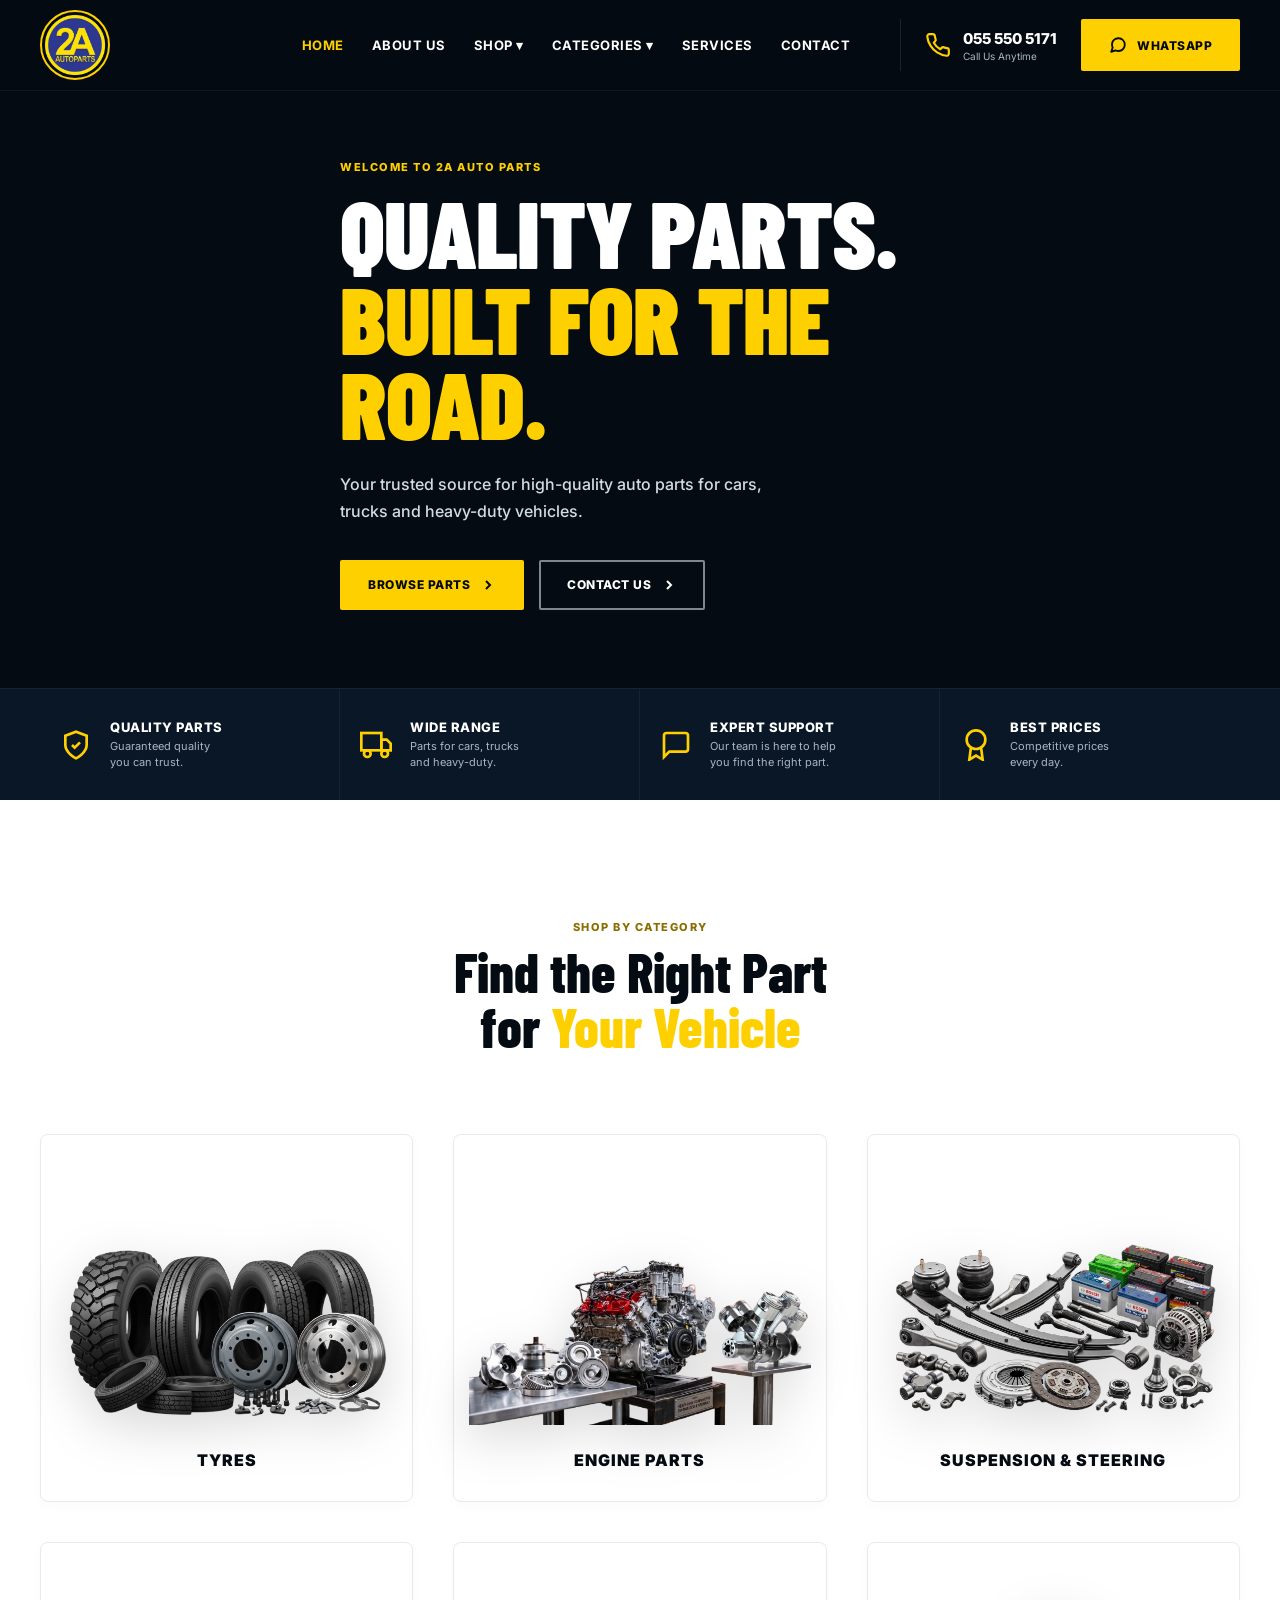
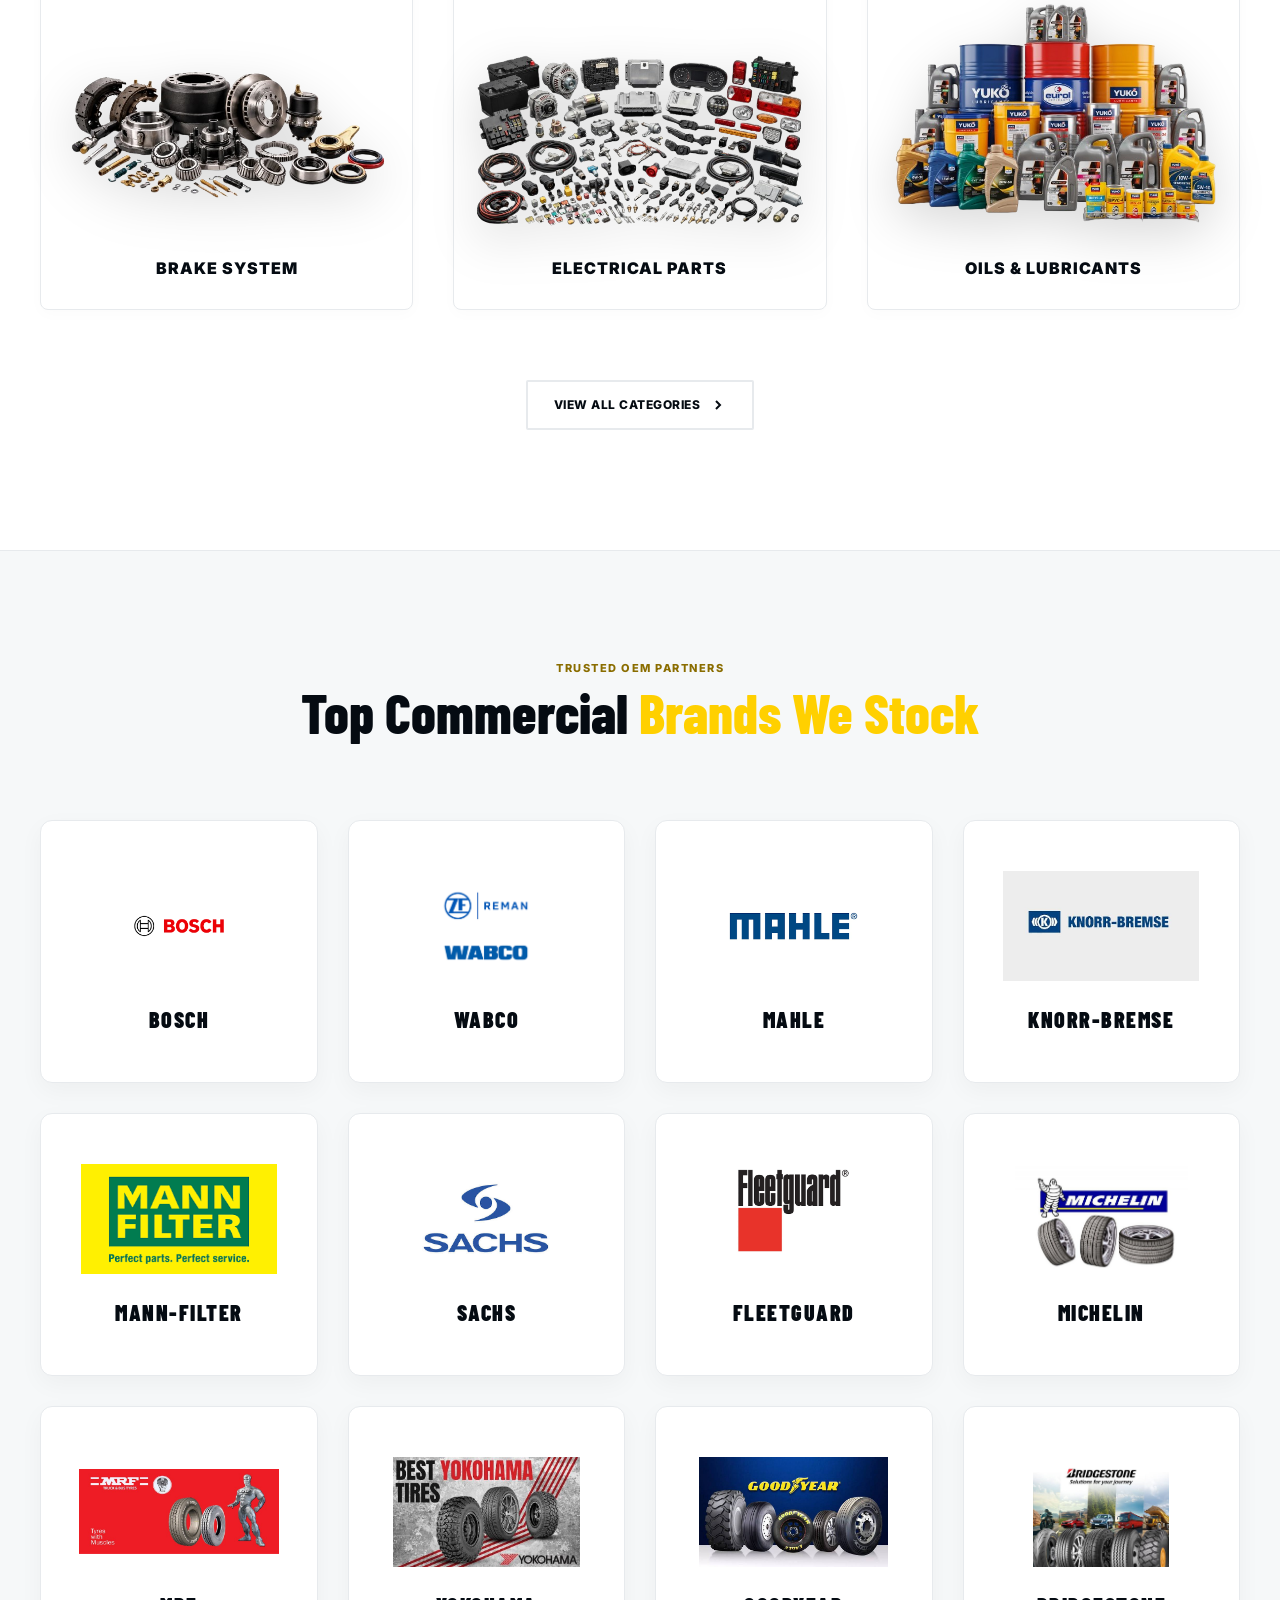
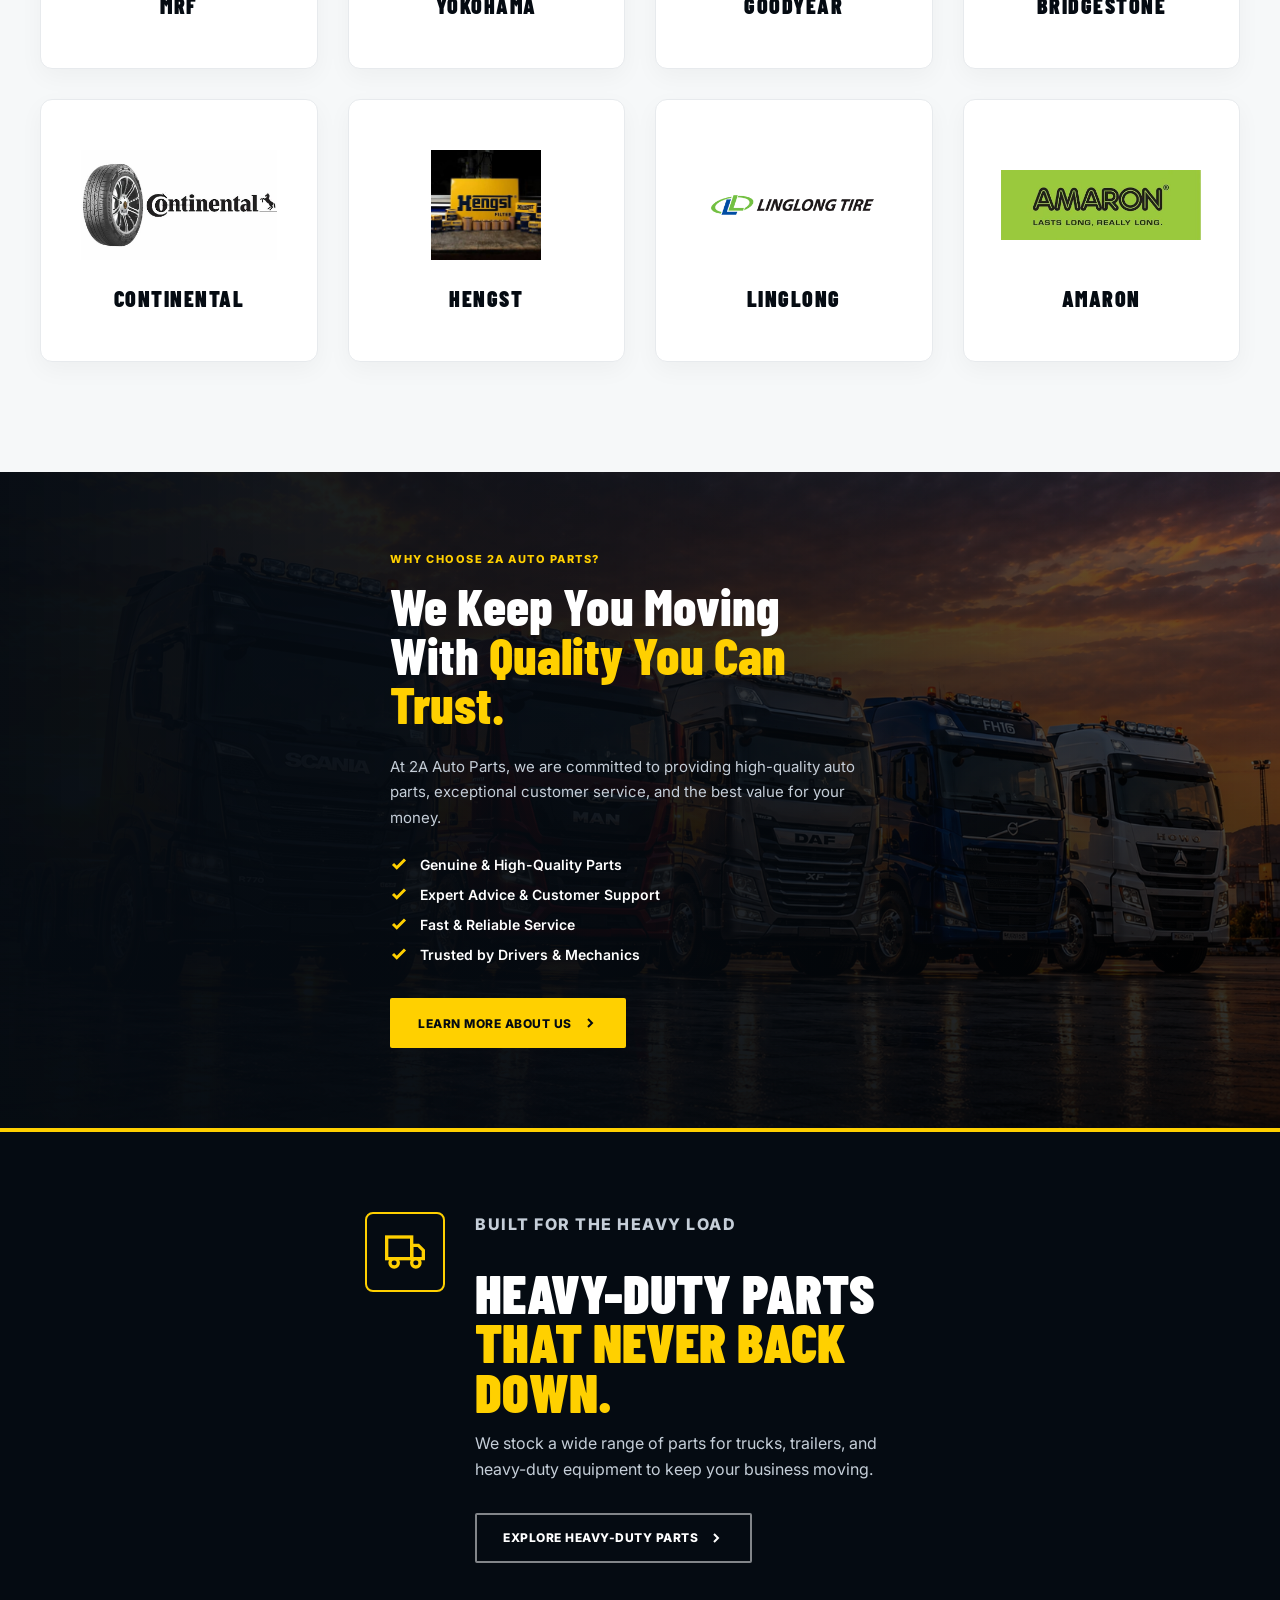
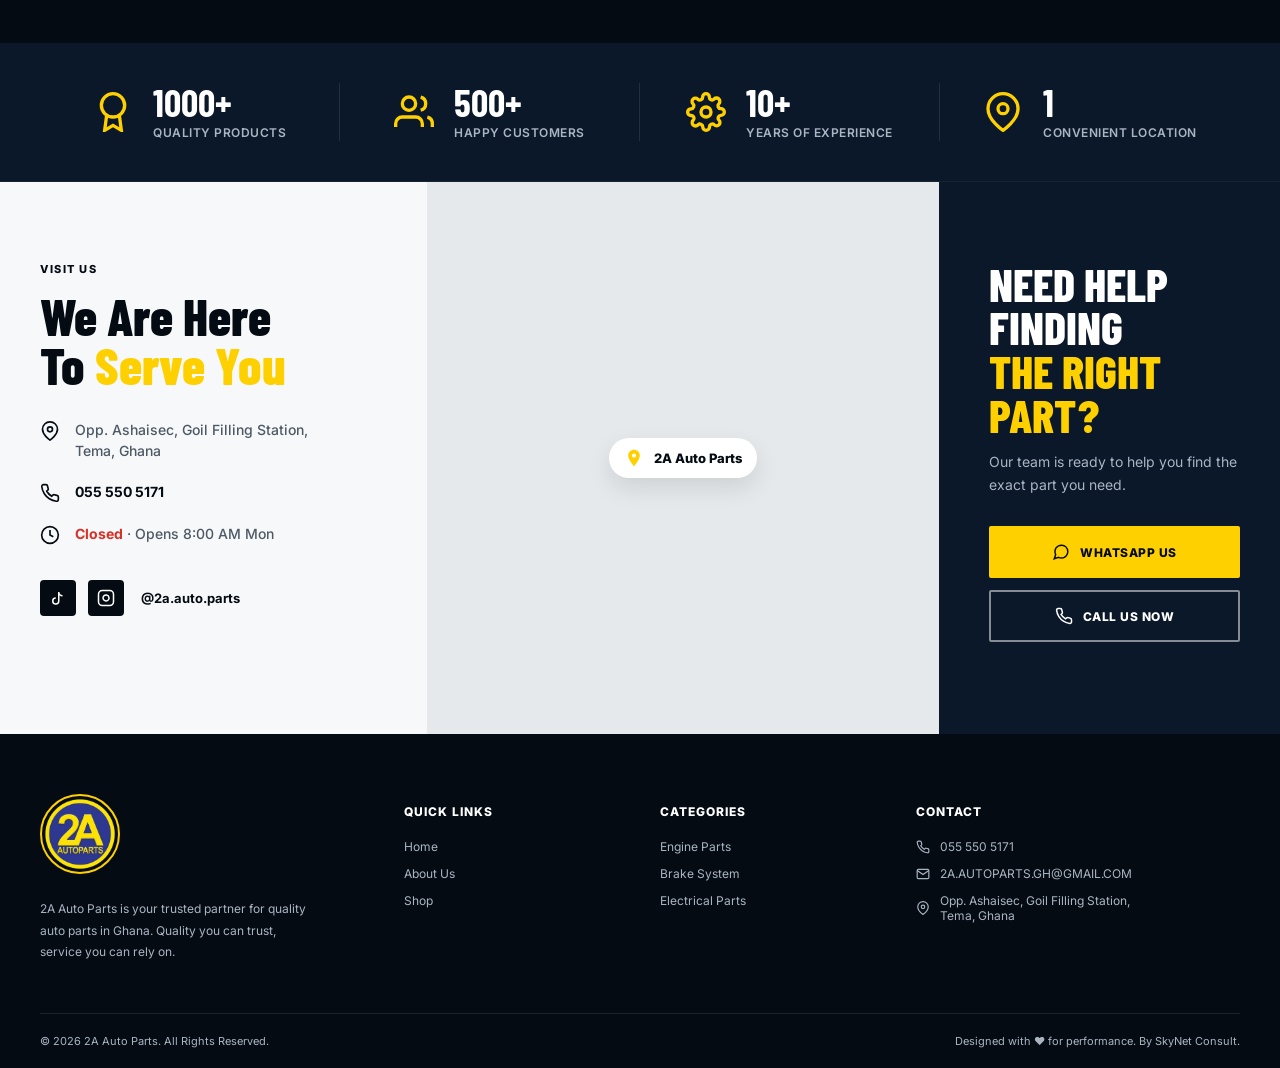
<file: index.html>
<!DOCTYPE html>
<html lang="en">
<head>
  <meta charset="UTF-8">
  <meta name="viewport" content="width=device-width, initial-scale=1.0">
  <meta name="description" content="2A Auto Parts — quality auto parts for cars, trucks and heavy-duty vehicles in Tema, Ghana.">
  <title>2A Auto Parts | Home</title>
  
  <!-- Favicon -->
  <link rel="icon" type="image/png" href="logo.png">
  <link rel="apple-touch-icon" href="logo.png">
  
  <link rel="preconnect" href="https://fonts.googleapis.com">
  <link rel="preconnect" href="https://fonts.gstatic.com" crossorigin>
  <link href="https://fonts.googleapis.com/css2?family=Barlow+Condensed:wght@500;600;700;800;900&family=Inter:wght@400;500;600;700;800&display=swap" rel="stylesheet">
  
  <style>
    /* GLOBAL STYLES */
    * { box-sizing: border-box; margin: 0; padding: 0; }
    :root { --navy: #050b12; --navy-light: #0a1829; --yellow: #ffd000; --white: #fff; --muted: #aab5c2; --border: #e7eaed; }
    
    /* STRICT OVERFLOW PREVENTION FOR MOBILE GAPS */
    html, body { overflow-x: hidden; width: 100%; position: relative; margin: 0; padding: 0; }
    html { scroll-behavior: smooth; }
    body { font-family: 'Inter', Arial, sans-serif; color: #111; background: #fff; }
    a { text-decoration: none; color: inherit; transition: all 0.25s ease; }
    .container { width: min(1200px, calc(100% - 40px)); margin: auto; }

    /* HEADER & NAVIGATION */
    .header { position: absolute; z-index: 1000; top: 0; left: 0; width: 100%; border-bottom: 1px solid rgba(255,255,255,.05); background: rgba(5,11,18,.85); backdrop-filter: blur(12px); -webkit-backdrop-filter: blur(12px); }
    .nav { height: 90px; display: flex; align-items: center; gap: 30px; position: relative; }
    .brand img { width: 70px; height: 70px; border-radius: 50%; display: block; object-fit: cover; position: relative; z-index: 1001; border: 2px solid var(--yellow); }
    
    .nav-links { display: flex; gap: 28px; align-items: center; margin-left: auto; }
    .nav-links a { font-size: 13px; font-weight: 700; color: #fff; position: relative; text-transform: uppercase; letter-spacing: 0.5px; }
    .nav-links a:hover, .nav-links .active { color: var(--yellow); }
    
    .nav-actions { display: flex; align-items: center; gap: 24px; margin-left: 20px; border-left: 1px solid rgba(255,255,255,0.1); padding-left: 24px; }
    .phone { display: flex; gap: 12px; align-items: center; color: #fff; transition: transform 0.2s; }
    .phone:hover { transform: translateY(-2px); }
    .phone-icon { color: var(--yellow); display: flex; align-items: center; }
    .phone small, .phone b { display: block; }
    .phone b { font-size: 15px; font-weight: 800; }
    .phone small { font-size: 10px; color: var(--muted); margin-top: 2px; }

    /* BUTTONS */
    .btn { display: inline-flex; align-items: center; justify-content: center; gap: 10px; padding: 15px 26px; font-size: 12px; font-weight: 800; text-transform: uppercase; letter-spacing: 0.5px; transition: all 0.3s cubic-bezier(0.4, 0, 0.2, 1); border: 2px solid transparent; cursor: pointer; border-radius: 2px; }
    .btn:hover { transform: translateY(-3px); box-shadow: 0 10px 20px rgba(0,0,0,0.15); }
    .btn-yellow { background: var(--yellow); color: var(--navy); }
    .btn-yellow:hover { background: #ffe047; }
    .btn-outline { border-color: rgba(255,255,255,.5); color: #fff; background: transparent; }
    .btn-outline:hover { background: #fff; color: var(--navy); }
    .btn-small { padding: 12px 20px; font-size: 11px; }

    /* MOBILE MENU ICON & OVERLAY */
    .menu-toggle { display: none; background: none; border: 0; color: #fff; cursor: pointer; transition: color 0.2s; z-index: 1002; position: relative; }
    .menu-toggle:hover { color: var(--yellow); }
    
    .nav-overlay { position: fixed; inset: 0; background: rgba(0,0,0,0.8); backdrop-filter: blur(5px); -webkit-backdrop-filter: blur(5px); z-index: 998; opacity: 0; visibility: hidden; transition: 0.4s ease; }
    .nav-overlay.mobile-open { opacity: 1; visibility: visible; }

    /* HERO SECTION */
    .hero { min-height: 800px; position: relative; display: flex; align-items: center; background: #050b12 url("https://images.unsplash.com/photo-1486262715619-67b85e0b08d3?auto=format&fit=crop&w=2200&q=85") center/cover no-repeat; padding-top: 90px; }
    .hero-overlay { position: absolute; inset: 0; background: linear-gradient(90deg, rgba(5,11,18,0.95) 0%, rgba(5,11,18,0.7) 50%, rgba(5,11,18,0.1) 100%); }
    .hero-content { position: relative; z-index: 2; padding: 40px 0 160px; max-width: 600px; }
    
    .eyebrow { color: var(--yellow); font-size: 11px; font-weight: 800; letter-spacing: 1.5px; margin-bottom: 15px; text-transform: uppercase; }
    .hero h1 { font-family: "Barlow Condensed", sans-serif; font-size: clamp(45px, 8vw, 95px); line-height: 0.9; color: #fff; font-weight: 900; letter-spacing: -1px; text-transform: uppercase; margin-bottom: 25px; }
    .hero h1 span { color: var(--yellow); display: block; }
    .hero-copy { color: #d5dbe2; line-height: 1.7; font-size: 16px; font-weight: 500; margin-bottom: 35px; max-width: 450px; }
    .hero-buttons { display: flex; gap: 15px; }

    /* TRUST BAR */
    .trust-bar-wrapper { position: absolute; bottom: 0; left: 0; width: 100%; z-index: 4; background: rgba(10,24,41,0.95); border-top: 1px solid rgba(255,255,255,0.05); }
    .trust-bar { display: grid; grid-template-columns: repeat(4, 1fr); width: min(1200px, calc(100% - 40px)); margin: auto; }
    .trust-bar > div { display: flex; gap: 18px; align-items: center; padding: 30px 20px; border-right: 1px solid rgba(255,255,255,0.05); }
    .trust-bar > div:last-child { border-right: 0; }
    .trust-icon { color: var(--yellow); display: flex; align-items: center; justify-content: center; }
    .trust-bar b, .trust-bar small { display: block; }
    .trust-bar b { font-size: 13px; color: #fff; text-transform: uppercase; font-weight: 800; letter-spacing: 0.5px; margin-bottom: 4px; }
    .trust-bar small { font-size: 11px; color: var(--muted); line-height: 1.4; }

    /* CATEGORIES SECTION */
    .categories { background: #fff; padding: 120px 0; }
    .center { text-align: center; }
    .section-heading { margin-bottom: 80px; }
    .section-heading p.eyebrow { color: #8a6d00; margin-bottom: 10px; }
    .section-heading h2 { font-family: "Barlow Condensed", sans-serif; font-size: clamp(40px, 6vw, 55px); line-height: 1; color: var(--navy); font-weight: 800; }
    .section-heading h2 span { color: var(--yellow); }

    .category-grid { display: grid; grid-template-columns: repeat(3, 1fr); gap: 40px; margin-bottom: 70px; }
    
    .category-card { 
      background: #fff; 
      border: 1px solid var(--border); 
      border-radius: 8px; 
      padding: 40px 15px 30px; 
      display: flex; 
      flex-direction: column; 
      align-items: center; 
      justify-content: flex-end; 
      text-align: center; 
      transition: all 0.5s cubic-bezier(0.175, 0.885, 0.32, 1.275); 
      box-shadow: 0 4px 15px rgba(0,0,0,0.02); 
      position: relative;
      z-index: 1;
    }
    .category-card:hover { 
      transform: translateY(-10px); 
      box-shadow: 0 30px 60px rgba(5,11,18,0.12); 
      border-color: var(--yellow); 
      z-index: 10;
    }
    .category-card b { 
      font-size: 16px; 
      color: var(--navy); 
      line-height: 1.3; 
      font-weight: 900; 
      text-transform: uppercase; 
      letter-spacing: 1px; 
      position: relative; 
      z-index: 2; 
      margin-top: 15px;
    }
    
    .category-art { 
      height: 250px; 
      width: 100%; 
      margin-bottom: 10px; 
      background-position: center bottom; 
      background-size: contain; 
      background-repeat: no-repeat; 
      transition: all 0.5s cubic-bezier(0.175, 0.885, 0.32, 1.275);
      filter: drop-shadow(0 15px 25px rgba(0,0,0,0.15)); 
    }
    
    .category-card:hover .category-art { 
      transform: scale(1.15) translateY(-20px); 
      filter: drop-shadow(0 30px 40px rgba(0,0,0,0.3)); 
    }
    
    .tyre-art { background-image: url("tyres.png"); }
    .engine-art { background-image: url("engine.png"); }
    .suspension-art { background-image: url("suspension.png"); }
    .brake-art { background-image: url("brakes.png"); }
    .battery-art { background-image: url("battery.png"); }
    .oil-art { background-image: url("oil.png"); }

    /* ------------------------------------------------ */
    /* ULTIMATE POPULAR BRANDS SECTION                  */
    /* ------------------------------------------------ */
    .brands-section { 
      padding: 110px 0; 
      background: #f6f8f9; 
      border-top: 1px solid var(--border); 
    }
    
    .brands-grid { 
      display: grid; 
      grid-template-columns: repeat(4, 1fr); 
      gap: 30px; 
      margin-top: 60px; 
    }
    
    /* Massive, Bright Cards */
    .brand-card { 
      background: #fff; 
      border: 1px solid var(--border); 
      border-radius: 12px; 
      padding: 50px 30px; 
      display: flex; 
      flex-direction: column; 
      align-items: center; 
      justify-content: center; 
      transition: all 0.4s cubic-bezier(0.16, 1, 0.3, 1); 
      box-shadow: 0 8px 24px rgba(0,0,0,0.04); 
      text-align: center;
      min-height: 240px; 
    }
    
    /* Dramatic lift on hover */
    .brand-card:hover { 
      transform: translateY(-12px); 
      border-color: var(--yellow); 
      box-shadow: 0 30px 60px rgba(5,11,18,0.12); 
    }
    
    .brand-img-wrap { 
      height: 110px; /* Huge area for the logo */
      display: flex; 
      align-items: center; 
      justify-content: center; 
      margin-bottom: 25px; 
      width: 100%;
    }
    
    .brand-img-wrap img { 
      max-width: 200px; 
      max-height: 100%; 
      object-fit: contain; 
      transition: all 0.4s cubic-bezier(0.16, 1, 0.3, 1); 
    }
    
    /* Subtle zoom on hover */
    .brand-card:hover .brand-img-wrap img { 
      transform: scale(1.1); 
    }
    
    .brand-name { 
      font-family: "Barlow Condensed", sans-serif; 
      font-size: 22px; 
      font-weight: 900; 
      color: var(--navy); 
      text-transform: uppercase; 
      letter-spacing: 1.5px; 
    }

    /* ABOUT SECTION */
    .about { position: relative; min-height: 600px; display: flex; align-items: center; background: #050b12; color: #fff; overflow: hidden; }
    .about-bg { 
      position: absolute; 
      inset: 0; 
      background: 
        linear-gradient(90deg, rgba(5,11,18,0.98) 0%, rgba(5,11,18,0.85) 45%, rgba(0,0,0,0.4) 100%), 
        linear-gradient(0deg, rgba(0,0,0,0.8) 0%, rgba(0,0,0,0.1) 100%),
        url("hero-shop.png") center/cover no-repeat; 
    }
    .about-content { position: relative; z-index: 2; max-width: 500px; padding: 80px 0; }
    .about h2 { font-family: "Barlow Condensed", sans-serif; font-size: clamp(40px, 6vw, 52px); line-height: 0.95; margin-bottom: 25px; font-weight: 800; }
    .about h2 span { color: var(--yellow); }
    .about p.body-text { color: #c5ced8; font-size: 15px; line-height: 1.7; margin-bottom: 25px; }
    .about ul { list-style: none; margin-bottom: 35px; }
    .about li { font-size: 14px; margin: 12px 0; color: #fff; display: flex; align-items: center; font-weight: 600; }
    .about li svg { color: var(--yellow); margin-right: 12px; flex-shrink: 0; }

    /* HEAVY DUTY SECTION */
    .heavy { position: relative; min-height: 500px; display: flex; align-items: center; background: #050b12; color: #fff; overflow: hidden; border-top: 4px solid var(--yellow); }
    .heavy-bg { position: absolute; inset: 0; background: linear-gradient(90deg, rgba(5,11,18,0.98) 0%, rgba(5,11,18,0.85) 40%, rgba(5,11,18,0) 100%), url("https://images.unsplash.com/photo-1519003722824-194d4455a60c?auto=format&fit=crop&w=2000&q=80") center/cover no-repeat; }
    .heavy-content { position: relative; z-index: 2; max-width: 550px; padding: 80px 0; display: flex; gap: 30px; align-items: flex-start; }
    .heavy-icon { flex-shrink: 0; width: 80px; height: 80px; border: 2px solid var(--yellow); border-radius: 8px; display: flex; align-items: center; justify-content: center; color: var(--yellow); }
    .heavy-text h2 { font-family: "Barlow Condensed", sans-serif; font-size: clamp(40px, 6vw, 55px); line-height: 0.9; margin-bottom: 15px; text-transform: uppercase; font-weight: 900; }
    .heavy-text h2 span { color: var(--yellow); display: block; }
    .heavy-text p { color: #c5ced8; font-size: 16px; line-height: 1.6; margin-bottom: 30px; }

    /* STATS BAR */
    .stats { background: #0a1829; color: #fff; border-bottom: 1px solid rgba(255,255,255,0.05); }
    .stats-grid { display: grid; grid-template-columns: repeat(4, 1fr); padding: 40px 0; }
    .stats-item { display: flex; align-items: center; gap: 20px; justify-content: center; border-right: 1px solid rgba(255,255,255,0.1); }
    .stats-item:last-child { border: 0; }
    .stats-item svg { color: var(--yellow); width: 40px; height: 40px; }
    .stats-item b { display: block; font-family: "Barlow Condensed", sans-serif; font-size: 38px; line-height: 1; }
    .stats-item span { font-size: 12px; color: var(--muted); font-weight: 600; text-transform: uppercase; letter-spacing: 0.5px; }

    /* CONTACT SECTION */
    .contact-section { background: #f6f8f9; padding: 0; }
    .contact-grid { display: grid; grid-template-columns: 1fr 1.2fr 0.8fr; min-height: 400px; }
    
    .location-info { padding: 80px 40px 80px 0; }
    .location-info h2 { font-family: "Barlow Condensed", sans-serif; font-size: clamp(40px, 6vw, 52px); line-height: 0.95; color: var(--navy); margin-bottom: 30px; font-weight: 800; }
    .location-info h2 span { color: var(--yellow); }
    .contact-line { display: flex; gap: 15px; margin: 20px 0; font-size: 14px; color: #4e5965; line-height: 1.5; align-items: flex-start; font-weight: 500; }
    .contact-line svg { color: var(--navy); flex-shrink: 0; margin-top: 2px; }
    .contact-line strong { color: var(--navy); font-weight: 700; }
    .socials { display: flex; align-items: center; gap: 12px; margin-top: 35px; }
    .social-btn { width: 36px; height: 36px; background: var(--navy); color: #fff; border-radius: 4px; display: flex; align-items: center; justify-content: center; transition: background 0.3s; }
    .social-btn:hover { background: var(--yellow); color: var(--navy); }
    .socials b { font-size: 13px; color: var(--navy); font-weight: 700; margin-left: 5px; }

    .map-container { position: relative; background: #e5e9ec; overflow: hidden; }
    .map-bg { position: absolute; inset: 0; background-image: url("https://images.unsplash.com/photo-1524661135-423995f22d0b?auto=format&fit=crop&w=800&q=80"); background-size: cover; background-position: center; opacity: 0.5; filter: grayscale(100%) contrast(120%); }
    .map-pin { position: absolute; top: 50%; left: 50%; transform: translate(-50%, -50%); display: flex; align-items: center; gap: 10px; background: #fff; padding: 10px 15px; border-radius: 30px; box-shadow: 0 10px 25px rgba(0,0,0,0.1); font-size: 13px; font-weight: 800; color: var(--navy); }
    .map-pin svg { color: var(--yellow); }

    .help-card { background: var(--navy-light); color: #fff; padding: 80px 50px; display: flex; flex-direction: column; justify-content: center; }
    .help-card h2 { font-family: "Barlow Condensed", sans-serif; font-size: clamp(38px, 6vw, 46px); line-height: 0.95; margin-bottom: 15px; font-weight: 800; }
    .help-card h2 span { color: var(--yellow); display: block; }
    .help-card p { font-size: 14px; color: #aab5c2; line-height: 1.6; margin-bottom: 30px; }
    .help-card .btn { width: 100%; margin-bottom: 12px; }

    /* FOOTER */
    footer { background: var(--navy); color: #aab5c2; padding: 60px 0 20px; }
    .footer-grid { display: grid; grid-template-columns: 1.5fr 1fr 1fr 1.5fr; gap: 40px; }
    .footer-logo { width: 80px; height: 80px; border-radius: 50%; margin-bottom: 20px; border: 2px solid var(--yellow); }
    .footer-grid p { font-size: 12px; line-height: 1.8; max-width: 280px; }
    .footer-grid h4 { color: #fff; font-size: 12px; letter-spacing: 1px; margin: 10px 0 20px; text-transform: uppercase; font-weight: 800; }
    .footer-grid a, .footer-grid span { display: flex; align-items: center; gap: 10px; font-size: 12px; margin: 12px 0; color: #aab5c2; transition: color 0.2s; }
    .footer-grid a:hover { color: var(--yellow); }
    .copyright { border-top: 1px solid rgba(255,255,255,0.1); margin-top: 50px; padding-top: 20px; font-size: 11px; display: flex; justify-content: space-between; align-items: center; }

    /* ANIMATIONS */
    .animate-on-scroll { opacity: 0; transform: translateY(30px); transition: opacity 0.8s ease-out, transform 0.8s ease-out; }
    .animate-on-scroll.is-visible { opacity: 1; transform: translateY(0); }

    /* RESPONSIVE CSS */
    @media(max-width: 1100px) {
      .category-grid { grid-template-columns: repeat(3, 1fr); gap: 20px; }
      .brands-grid { grid-template-columns: repeat(3, 1fr); }
      .contact-grid { grid-template-columns: 1fr 1fr; }
      .map-container { display: none; }
    }

    @media(max-width: 950px) {
      .nav-links {
        display: flex; flex-direction: column; align-items: flex-start; position: fixed; 
        top: 0; bottom: 0; left: auto; right: -320px; height: 100vh; height: 100dvh;
        width: 320px; background: #050b12; box-shadow: -15px 0 50px rgba(0,0,0,0.9);
        padding: 100px 40px 40px; transition: right 0.4s cubic-bezier(0.4, 0, 0.2, 1); 
        z-index: 999; overflow-y: auto;
      }
      .nav-links.mobile-open { right: 0; }
      .nav-links a { font-size: 18px; padding: 15px 0; border-bottom: 1px solid rgba(255,255,255,0.05); width: 100%; color: #fff;}
      .nav-links a:hover, .nav-links .active { color: var(--yellow); }
      .menu-toggle { display: block; margin-left: auto; }
      .nav-actions { display: none; }
      
      .category-grid { grid-template-columns: repeat(2, 1fr); gap: 25px; }
      
      .trust-bar-wrapper { position: relative; }
      .trust-bar { grid-template-columns: repeat(2, 1fr); width: 100%; }
      .trust-bar > div { border-bottom: 1px solid rgba(255,255,255,0.05); }
      
      .stats-grid { grid-template-columns: repeat(2, 1fr); gap: 30px 0; }
      .stats-item { border-right: none; }
    }

    @media(max-width: 680px) {
      .container { width: min(100% - 28px, 1200px); }
      .nav { height: 75px; }
      .brand img { width: 55px; height: 55px; }
      
      .hero { min-height: 600px; padding-top: 80px; }
      .hero-content { padding: 40px 0 80px; text-align: center; }
      .hero-copy { margin: 0 auto 30px; }
      .hero-buttons { flex-direction: column; }
      
      .trust-bar { grid-template-columns: 1fr; }
      .trust-bar > div { border-right: none; }
      
      .category-grid { grid-template-columns: 1fr; gap: 35px; }
      .category-art { height: 260px; }
      
      /* MASSIVE FIX FOR MOBILE BRAND GRID */
      .brands-grid { grid-template-columns: repeat(2, 1fr); gap: 15px; }
      .brand-card { padding: 40px 15px; min-height: 180px; }
      .brand-img-wrap { height: 60px; margin-bottom: 15px; }
      .brand-img-wrap img { max-width: 140px; }
      .brand-name { font-size: 16px; }
      
      .about h2, .heavy-text h2, .location-info h2, .help-card h2 { font-size: 40px; }
      .heavy-content { flex-direction: column; text-align: center; align-items: center; }
      
      .stats-grid { grid-template-columns: 1fr; gap: 40px 0; }
      .contact-grid { grid-template-columns: 1fr; }
      .location-info, .help-card { padding: 50px 20px; }
      
      .footer-grid { grid-template-columns: 1fr; gap: 30px; }
      .copyright { flex-direction: column; gap: 10px; text-align: center; }
    }
  </style>
</head>
<body>
  <div class="nav-overlay"></div>

  <header class="header" id="top">
    <div class="container nav">
      <a class="brand" href="index.html" aria-label="2A Auto Parts home">
        <img src="logo.png" alt="2A Auto Parts logo" loading="lazy">
      </a>

      <button class="menu-toggle" aria-label="Open menu" aria-expanded="false">
        <svg width="28" height="28" viewBox="0 0 24 24" fill="none" stroke="currentColor" stroke-width="2" stroke-linecap="round"><line x1="3" y1="12" x2="21" y2="12"></line><line x1="3" y1="6" x2="21" y2="6"></line><line x1="3" y1="18" x2="21" y2="18"></line></svg>
      </button>

      <nav class="nav-links">
        <a class="active" href="index.html">Home</a>
        <a href="about.html">About Us</a>
        <a href="shop.html">Shop ▾</a>
        <a href="shop.html#categories">Categories ▾</a>
        <a href="services.html">Services</a>
        <a href="contact.html">Contact</a>
      </nav>

      <div class="nav-actions">
        <a class="phone" href="tel:+233555505171">
          <span class="phone-icon">
            <svg width="26" height="26" viewBox="0 0 24 24" fill="none" stroke="currentColor" stroke-width="2" stroke-linecap="round" stroke-linejoin="round"><path d="M22 16.92v3a2 2 0 0 1-2.18 2 19.79 19.79 0 0 1-8.63-3.07 19.5 19.5 0 0 1-6-6 19.79 19.79 0 0 1-3.07-8.67A2 2 0 0 1 4.11 2h3a2 2 0 0 1 2 1.72 12.84 12.84 0 0 0 .7 2.81 2 2 0 0 1-.45 2.11L8.09 9.91a16 16 0 0 0 6 6l1.27-1.27a2 2 0 0 1 2.11-.45 12.84 12.84 0 0 0 2.81.7A2 2 0 0 1 22 16.92z"></path></svg>
          </span>
          <span><b>055 550 5171</b><small>Call Us Anytime</small></span>
        </a>
        <a class="btn btn-yellow" href="https://wa.me/233555505171" target="_blank" rel="noopener">
          <svg width="18" height="18" viewBox="0 0 24 24" fill="none" stroke="currentColor" stroke-width="2.5" stroke-linecap="round" stroke-linejoin="round"><path d="M21 11.5a8.38 8.38 0 0 1-.9 3.8 8.5 8.5 0 0 1-7.6 4.7 8.38 8.38 0 0 1-3.8-.9L3 21l1.9-5.7a8.38 8.38 0 0 1-.9-3.8 8.5 8.5 0 0 1 4.7-7.6 8.38 8.38 0 0 1 3.8-.9h.5a8.48 8.48 0 0 1 8 8v.5z"></path></svg>
          WhatsApp
        </a>
      </div>
    </div>
  </header>

  <main>
    <section class="hero">
      <div class="hero-overlay"></div>
      <div class="container hero-content animate-on-scroll">
        <p class="eyebrow">WELCOME TO 2A AUTO PARTS</p>
        <h1>QUALITY PARTS.<br><span>BUILT FOR THE ROAD.</span></h1>
        <p class="hero-copy">Your trusted source for high-quality auto parts for cars, trucks and heavy-duty vehicles.</p>
        <div class="hero-buttons">
          <a class="btn btn-yellow" href="shop.html">Browse Parts <svg width="16" height="16" viewBox="0 0 24 24" fill="none" stroke="currentColor" stroke-width="3"><polyline points="9 18 15 12 9 6"></polyline></svg></a>
          <a class="btn btn-outline" href="contact.html">Contact Us <svg width="16" height="16" viewBox="0 0 24 24" fill="none" stroke="currentColor" stroke-width="3"><polyline points="9 18 15 12 9 6"></polyline></svg></a>
        </div>
      </div>

      <div class="trust-bar-wrapper">
        <div class="trust-bar animate-on-scroll">
          <div>
            <div class="trust-icon"><svg width="32" height="32" viewBox="0 0 24 24" fill="none" stroke="currentColor" stroke-width="2"><path d="M12 22s8-4 8-10V5l-8-3-8 3v7c0 6 8 10 8 10z"></path><polyline points="9 12 11 14 15 10"></polyline></svg></div>
            <div><b>QUALITY PARTS</b><small>Guaranteed quality<br>you can trust.</small></div>
          </div>
          <div>
            <div class="trust-icon"><svg width="32" height="32" viewBox="0 0 24 24" fill="none" stroke="currentColor" stroke-width="2"><rect x="1" y="3" width="15" height="13"></rect><polygon points="16 8 20 8 23 11 23 16 16 16 16 8"></polygon><circle cx="5.5" cy="18.5" r="2.5"></circle><circle cx="18.5" cy="18.5" r="2.5"></circle></svg></div>
            <div><b>WIDE RANGE</b><small>Parts for cars, trucks<br>and heavy-duty.</small></div>
          </div>
          <div>
            <div class="trust-icon"><svg width="32" height="32" viewBox="0 0 24 24" fill="none" stroke="currentColor" stroke-width="2"><path d="M21 15a2 2 0 0 1-2 2H7l-4 4V5a2 2 0 0 1 2-2h14a2 2 0 0 1 2 2z"></path></svg></div>
            <div><b>EXPERT SUPPORT</b><small>Our team is here to help<br>you find the right part.</small></div>
          </div>
          <div>
            <div class="trust-icon"><svg width="32" height="32" viewBox="0 0 24 24" fill="none" stroke="currentColor" stroke-width="2"><circle cx="12" cy="8" r="7"></circle><polyline points="8.21 13.89 7 23 12 20 17 23 15.79 13.88"></polyline></svg></div>
            <div><b>BEST PRICES</b><small>Competitive prices<br>every day.</small></div>
          </div>
        </div>
      </div>
    </section>

    <section class="categories" id="categories">
      <div class="container">
        <div class="section-heading center animate-on-scroll">
          <p class="eyebrow">SHOP BY CATEGORY</p>
          <h2>Find the Right Part<br>for <span>Your Vehicle</span></h2>
        </div>
        
        <div class="category-grid">
          <a class="category-card animate-on-scroll" href="shop.html">
            <div class="category-art tyre-art"></div>
            <b>TYRES</b>
          </a>
          <a class="category-card animate-on-scroll" href="shop.html" style="transition-delay: 0.05s;">
            <div class="category-art engine-art"></div>
            <b>ENGINE PARTS</b>
          </a>
          <a class="category-card animate-on-scroll" href="shop.html" style="transition-delay: 0.1s;">
            <div class="category-art suspension-art"></div>
            <b>SUSPENSION & STEERING</b>
          </a>
          <a class="category-card animate-on-scroll" href="shop.html" style="transition-delay: 0.15s;">
            <div class="category-art brake-art"></div>
            <b>BRAKE SYSTEM</b>
          </a>
          <a class="category-card animate-on-scroll" href="shop.html" style="transition-delay: 0.2s;">
            <div class="category-art battery-art"></div>
            <b>ELECTRICAL PARTS</b>
          </a>
          <a class="category-card animate-on-scroll" href="shop.html" style="transition-delay: 0.25s;">
            <div class="category-art oil-art"></div>
            <b>OILS & LUBRICANTS</b>
          </a>
        </div>
        
        <div class="center animate-on-scroll">
          <a class="btn btn-outline" style="color: var(--navy); border-color: var(--border);" href="shop.html">VIEW ALL CATEGORIES <svg width="16" height="16" viewBox="0 0 24 24" fill="none" stroke="currentColor" stroke-width="3"><polyline points="9 18 15 12 9 6"></polyline></svg></a>
        </div>
      </div>
    </section>

    <!-- POPULAR BRANDS SECTION -->
    <section class="brands-section" id="brands">
      <div class="container">
        <div class="section-heading center animate-on-scroll">
          <p class="eyebrow">TRUSTED OEM PARTNERS</p>
          <h2>Top Commercial <span>Brands We Stock</span></h2>
        </div>
        
        <div class="brands-grid animate-on-scroll">
          
          <div class="brand-card">
            <div class="brand-img-wrap">
              <img src="brand-bosch.png" alt="Bosch" onerror="this.src='data:image/svg+xml;utf8,<svg xmlns=\'http://www.w3.org/2000/svg\' width=\'100\' height=\'40\'><rect width=\'100\' height=\'40\' fill=\'%23e7eaed\'/><text x=\'50%\' y=\'50%\' dominant-baseline=\'middle\' text-anchor=\'middle\' font-family=\'sans-serif\' font-weight=\'bold\' fill=\'%2366717e\'>BOSCH</text></svg>'">
            </div>
            <span class="brand-name">Bosch</span>
          </div>

          <div class="brand-card">
            <div class="brand-img-wrap">
              <img src="brand-wabco.png" alt="Wabco" onerror="this.src='data:image/svg+xml;utf8,<svg xmlns=\'http://www.w3.org/2000/svg\' width=\'100\' height=\'40\'><rect width=\'100\' height=\'40\' fill=\'%23e7eaed\'/><text x=\'50%\' y=\'50%\' dominant-baseline=\'middle\' text-anchor=\'middle\' font-family=\'sans-serif\' font-weight=\'bold\' fill=\'%2366717e\'>WABCO</text></svg>'">
            </div>
            <span class="brand-name">Wabco</span>
          </div>

          <div class="brand-card">
            <div class="brand-img-wrap">
              <img src="brand-mahle.png" alt="Mahle" onerror="this.src='data:image/svg+xml;utf8,<svg xmlns=\'http://www.w3.org/2000/svg\' width=\'100\' height=\'40\'><rect width=\'100\' height=\'40\' fill=\'%23e7eaed\'/><text x=\'50%\' y=\'50%\' dominant-baseline=\'middle\' text-anchor=\'middle\' font-family=\'sans-serif\' font-weight=\'bold\' fill=\'%2366717e\'>MAHLE</text></svg>'">
            </div>
            <span class="brand-name">Mahle</span>
          </div>

          <div class="brand-card">
            <div class="brand-img-wrap">
              <img src="brand-knorr.png" alt="Knorr-Bremse" onerror="this.src='data:image/svg+xml;utf8,<svg xmlns=\'http://www.w3.org/2000/svg\' width=\'100\' height=\'40\'><rect width=\'100\' height=\'40\' fill=\'%23e7eaed\'/><text x=\'50%\' y=\'50%\' dominant-baseline=\'middle\' text-anchor=\'middle\' font-family=\'sans-serif\' font-weight=\'bold\' fill=\'%2366717e\'>KNORR</text></svg>'">
            </div>
            <span class="brand-name">Knorr-Bremse</span>
          </div>

          <div class="brand-card">
            <div class="brand-img-wrap">
              <img src="brand-mann.png" alt="Mann-Filter" onerror="this.src='data:image/svg+xml;utf8,<svg xmlns=\'http://www.w3.org/2000/svg\' width=\'100\' height=\'40\'><rect width=\'100\' height=\'40\' fill=\'%23e7eaed\'/><text x=\'50%\' y=\'50%\' dominant-baseline=\'middle\' text-anchor=\'middle\' font-family=\'sans-serif\' font-weight=\'bold\' fill=\'%2366717e\'>MANN</text></svg>'">
            </div>
            <span class="brand-name">Mann-Filter</span>
          </div>

          <div class="brand-card">
            <div class="brand-img-wrap">
              <img src="brand-sachs.png" alt="Sachs" onerror="this.src='data:image/svg+xml;utf8,<svg xmlns=\'http://www.w3.org/2000/svg\' width=\'100\' height=\'40\'><rect width=\'100\' height=\'40\' fill=\'%23e7eaed\'/><text x=\'50%\' y=\'50%\' dominant-baseline=\'middle\' text-anchor=\'middle\' font-family=\'sans-serif\' font-weight=\'bold\' fill=\'%2366717e\'>SACHS</text></svg>'">
            </div>
            <span class="brand-name">Sachs</span>
          </div>

          <div class="brand-card">
            <div class="brand-img-wrap">
              <img src="brand-fleetguard.png" alt="Fleetguard" onerror="this.src='data:image/svg+xml;utf8,<svg xmlns=\'http://www.w3.org/2000/svg\' width=\'100\' height=\'40\'><rect width=\'100\' height=\'40\' fill=\'%23e7eaed\'/><text x=\'50%\' y=\'50%\' dominant-baseline=\'middle\' text-anchor=\'middle\' font-family=\'sans-serif\' font-weight=\'bold\' fill=\'%2366717e\'>FLEETGUARD</text></svg>'">
            </div>
            <span class="brand-name">Fleetguard</span>
          </div>

          <div class="brand-card">
            <div class="brand-img-wrap">
              <img src="brand-michelin.png" alt="Michelin" onerror="this.src='data:image/svg+xml;utf8,<svg xmlns=\'http://www.w3.org/2000/svg\' width=\'100\' height=\'40\'><rect width=\'100\' height=\'40\' fill=\'%23e7eaed\'/><text x=\'50%\' y=\'50%\' dominant-baseline=\'middle\' text-anchor=\'middle\' font-family=\'sans-serif\' font-weight=\'bold\' fill=\'%2366717e\'>MICHELIN</text></svg>'">
            </div>
            <span class="brand-name">Michelin</span>
          </div>
          
          <div class="brand-card">
            <div class="brand-img-wrap">
              <img src="brand-mrf.png" alt="Mrf" onerror="this.src='data:image/svg+xml;utf8,<svg xmlns=\'http://www.w3.org/2000/svg\' width=\'100\' height=\'40\'><rect width=\'100\' height=\'40\' fill=\'%23e7eaed\'/><text x=\'50%\' y=\'50%\' dominant-baseline=\'middle\' text-anchor=\'middle\' font-family=\'sans-serif\' font-weight=\'bold\' fill=\'%2366717e\'>MRF</text></svg>'">
            </div>
            <span class="brand-name">Mrf</span>
          </div>
          
          <div class="brand-card">
            <div class="brand-img-wrap">
              <img src="brand-yokohama.png" alt="Yokohama" onerror="this.src='data:image/svg+xml;utf8,<svg xmlns=\'http://www.w3.org/2000/svg\' width=\'100\' height=\'40\'><rect width=\'100\' height=\'40\' fill=\'%23e7eaed\'/><text x=\'50%\' y=\'50%\' dominant-baseline=\'middle\' text-anchor=\'middle\' font-family=\'sans-serif\' font-weight=\'bold\' fill=\'%2366717e\'>YOKOHAMA</text></svg>'">
            </div>
            <span class="brand-name">Yokohama</span>
          </div>
          
          <div class="brand-card">
            <div class="brand-img-wrap">
              <img src="brand-goodyear.png" alt="GoodYear" onerror="this.src='data:image/svg+xml;utf8,<svg xmlns=\'http://www.w3.org/2000/svg\' width=\'100\' height=\'40\'><rect width=\'100\' height=\'40\' fill=\'%23e7eaed\'/><text x=\'50%\' y=\'50%\' dominant-baseline=\'middle\' text-anchor=\'middle\' font-family=\'sans-serif\' font-weight=\'bold\' fill=\'%2366717e\'>GOODYEAR</text></svg>'">
            </div>
            <span class="brand-name">GoodYear</span>
          </div>
          
          <div class="brand-card">
            <div class="brand-img-wrap">
              <img src="brand-bridgestone.png" alt="Bridgestone" onerror="this.src='data:image/svg+xml;utf8,<svg xmlns=\'http://www.w3.org/2000/svg\' width=\'100\' height=\'40\'><rect width=\'100\' height=\'40\' fill=\'%23e7eaed\'/><text x=\'50%\' y=\'50%\' dominant-baseline=\'middle\' text-anchor=\'middle\' font-family=\'sans-serif\' font-weight=\'bold\' fill=\'%2366717e\'>BRIDGESTONE</text></svg>'">
            </div>
            <span class="brand-name">Bridgestone</span>
          </div>
          
          <div class="brand-card">
            <div class="brand-img-wrap">
              <img src="brand-continental.png" alt="Continental" onerror="this.src='data:image/svg+xml;utf8,<svg xmlns=\'http://www.w3.org/2000/svg\' width=\'100\' height=\'40\'><rect width=\'100\' height=\'40\' fill=\'%23e7eaed\'/><text x=\'50%\' y=\'50%\' dominant-baseline=\'middle\' text-anchor=\'middle\' font-family=\'sans-serif\' font-weight=\'bold\' fill=\'%2366717e\'>CONTINENTAL</text></svg>'">
            </div>
            <span class="brand-name">Continental</span>
          </div>
          
          <div class="brand-card">
            <div class="brand-img-wrap">
              <img src="brand-hengst.png" alt="Hengst" onerror="this.src='data:image/svg+xml;utf8,<svg xmlns=\'http://www.w3.org/2000/svg\' width=\'100\' height=\'40\'><rect width=\'100\' height=\'40\' fill=\'%23e7eaed\'/><text x=\'50%\' y=\'50%\' dominant-baseline=\'middle\' text-anchor=\'middle\' font-family=\'sans-serif\' font-weight=\'bold\' fill=\'%2366717e\'>HENGST</text></svg>'">
            </div>
            <span class="brand-name">Hengst</span>
          </div>
          
          <div class="brand-card">
            <div class="brand-img-wrap">
              <img src="brand-linglong.png" alt="Linglong" onerror="this.src='data:image/svg+xml;utf8,<svg xmlns=\'http://www.w3.org/2000/svg\' width=\'100\' height=\'40\'><rect width=\'100\' height=\'40\' fill=\'%23e7eaed\'/><text x=\'50%\' y=\'50%\' dominant-baseline=\'middle\' text-anchor=\'middle\' font-family=\'sans-serif\' font-weight=\'bold\' fill=\'%2366717e\'>LINGLONG</text></svg>'">
            </div>
            <span class="brand-name">linglong</span>
          </div>
          
          <div class="brand-card">
            <div class="brand-img-wrap">
              <img src="brand-amaron.png" alt="Amaron" onerror="this.src='data:image/svg+xml;utf8,<svg xmlns=\'http://www.w3.org/2000/svg\' width=\'100\' height=\'40\'><rect width=\'100\' height=\'40\' fill=\'%23e7eaed\'/><text x=\'50%\' y=\'50%\' dominant-baseline=\'middle\' text-anchor=\'middle\' font-family=\'sans-serif\' font-weight=\'bold\' fill=\'%2366717e\'>AMARON</text></svg>'">
            </div>
            <span class="brand-name">Amaron</span>
          </div>

        </div>
      </div>
    </section>

    <section class="about" id="about">
      <div class="about-bg"></div>
      <div class="container about-content animate-on-scroll">
        <p class="eyebrow">WHY CHOOSE 2A AUTO PARTS?</p>
        <h2>We Keep You Moving<br>With <span>Quality You Can Trust.</span></h2>
        <p class="body-text">At 2A Auto Parts, we are committed to providing high-quality auto parts, exceptional customer service, and the best value for your money.</p>
        <ul>
          <li><svg width="18" height="18" viewBox="0 0 24 24" fill="none" stroke="currentColor" stroke-width="4"><polyline points="20 6 9 17 4 12"></polyline></svg> Genuine & High-Quality Parts</li>
          <li><svg width="18" height="18" viewBox="0 0 24 24" fill="none" stroke="currentColor" stroke-width="4"><polyline points="20 6 9 17 4 12"></polyline></svg> Expert Advice & Customer Support</li>
          <li><svg width="18" height="18" viewBox="0 0 24 24" fill="none" stroke="currentColor" stroke-width="4"><polyline points="20 6 9 17 4 12"></polyline></svg> Fast & Reliable Service</li>
          <li><svg width="18" height="18" viewBox="0 0 24 24" fill="none" stroke="currentColor" stroke-width="4"><polyline points="20 6 9 17 4 12"></polyline></svg> Trusted by Drivers & Mechanics</li>
        </ul>
        <a class="btn btn-yellow" href="about.html">LEARN MORE ABOUT US <svg width="16" height="16" viewBox="0 0 24 24" fill="none" stroke="currentColor" stroke-width="3"><polyline points="9 18 15 12 9 6"></polyline></svg></a>
      </div>
    </section>

    <section class="heavy" id="heavy-duty">
      <div class="heavy-bg"></div>
      <div class="container heavy-content animate-on-scroll">
        <div class="heavy-icon">
          <svg width="40" height="40" viewBox="0 0 24 24" fill="none" stroke="currentColor" stroke-width="2"><rect x="1" y="3" width="15" height="13"></rect><polygon points="16 8 20 8 23 11 23 16 16 16 16 8"></polygon><circle cx="5.5" cy="18.5" r="2.5"></circle><circle cx="18.5" cy="18.5" r="2.5"></circle></svg>
        </div>
        <div class="heavy-text">
          <p class="eyebrow">BUILT FOR THE HEAVY LOAD</p>
          <h2>HEAVY-DUTY PARTS<br><span>THAT NEVER BACK DOWN.</span></h2>
          <p>We stock a wide range of parts for trucks, trailers, and heavy-duty equipment to keep your business moving.</p>
          <a class="btn btn-outline" href="shop.html">EXPLORE HEAVY-DUTY PARTS <svg width="16" height="16" viewBox="0 0 24 24" fill="none" stroke="currentColor" stroke-width="3"><polyline points="9 18 15 12 9 6"></polyline></svg></a>
        </div>
      </div>
    </section>

    <section class="stats">
      <div class="container stats-grid animate-on-scroll">
        <div class="stats-item">
          <svg viewBox="0 0 24 24" fill="none" stroke="currentColor" stroke-width="2"><circle cx="12" cy="8" r="7"></circle><polyline points="8.21 13.89 7 23 12 20 17 23 15.79 13.88"></polyline></svg>
          <div><b>1000+</b><span>Quality Products</span></div>
        </div>
        <div class="stats-item">
          <svg viewBox="0 0 24 24" fill="none" stroke="currentColor" stroke-width="2"><path d="M17 21v-2a4 4 0 0 0-4-4H5a4 4 0 0 0-4 4v2"></path><circle cx="9" cy="7" r="4"></circle><path d="M23 21v-2a4 4 0 0 0-3-3.87"></path><path d="M16 3.13a4 4 0 0 1 0 7.75"></path></svg>
          <div><b>500+</b><span>Happy Customers</span></div>
        </div>
        <div class="stats-item">
          <svg viewBox="0 0 24 24" fill="none" stroke="currentColor" stroke-width="2"><circle cx="12" cy="12" r="3"></circle><path d="M19.4 15a1.65 1.65 0 0 0 .33 1.82l.06.06a2 2 0 0 1 0 2.83 2 2 0 0 1-2.83 0l-.06-.06a1.65 1.65 0 0 0-1.82-.33 1.65 1.65 0 0 0-1 1.51V21a2 2 0 0 1-2 2 2 2 0 0 1-2-2v-.09A1.65 1.65 0 0 0 9 19.4a1.65 1.65 0 0 0-1.82.33l-.06.06a2 2 0 0 1-2.83 0 2 2 0 0 1 0-2.83l.06-.06a1.65 1.65 0 0 0 .33-1.82 1.65 1.65 0 0 0-1.51-1H3a2 2 0 0 1-2-2 2 2 0 0 1 2-2h.09A1.65 1.65 0 0 0 4.6 9a1.65 1.65 0 0 0-.33-1.82l-.06-.06a2 2 0 0 1 0-2.83 2 2 0 0 1 2.83 0l.06.06a1.65 1.65 0 0 0 1.82.33H9a1.65 1.65 0 0 0 1-1.51V3a2 2 0 0 1 2-2 2 2 0 0 1 2 2v.09a1.65 1.65 0 0 0 1 1.51 1.65 1.65 0 0 0 1.82-.33l.06-.06a2 2 0 0 1 2.83 0 2 2 0 0 1 0 2.83l-.06.06a1.65 1.65 0 0 0-.33 1.82V9a1.65 1.65 0 0 0 1.51 1H21a2 2 0 0 1 2 2 2 2 0 0 1-2 2h-.09a1.65 1.65 0 0 0-1.51 1z"></path></svg>
          <div><b>10+</b><span>Years of Experience</span></div>
        </div>
        <div class="stats-item">
          <svg viewBox="0 0 24 24" fill="none" stroke="currentColor" stroke-width="2"><path d="M21 10c0 7-9 13-9 13s-9-6-9-13a9 9 0 0 1 18 0z"></path><circle cx="12" cy="10" r="3"></circle></svg>
          <div><b>1</b><span>Convenient Location</span></div>
        </div>
      </div>
    </section>

    <section class="contact-section">
      <div class="contact-grid">
        
        <div class="location-info animate-on-scroll" style="padding-left: max(24px, calc((100vw - 1200px) / 2));">
          <p class="eyebrow" style="color: var(--navy);">VISIT US</p>
          <h2>We Are Here<br>To <span>Serve You</span></h2>
          
          <div class="contact-line">
            <svg width="20" height="20" viewBox="0 0 24 24" fill="none" stroke="currentColor" stroke-width="2"><path d="M21 10c0 7-9 13-9 13s-9-6-9-13a9 9 0 0 1 18 0z"></path><circle cx="12" cy="10" r="3"></circle></svg>
            <div>Opp. Ashaisec, Goil Filling Station,<br>Tema, Ghana</div>
          </div>
          <div class="contact-line">
            <svg width="20" height="20" viewBox="0 0 24 24" fill="none" stroke="currentColor" stroke-width="2"><path d="M22 16.92v3a2 2 0 0 1-2.18 2 19.79 19.79 0 0 1-8.63-3.07 19.5 19.5 0 0 1-6-6 19.79 19.79 0 0 1-3.07-8.67A2 2 0 0 1 4.11 2h3a2 2 0 0 1 2 1.72 12.84 12.84 0 0 0 .7 2.81 2 2 0 0 1-.45 2.11L8.09 9.91a16 16 0 0 0 6 6l1.27-1.27a2 2 0 0 1 2.11-.45 12.84 12.84 0 0 0 2.81.7A2 2 0 0 1 22 16.92z"></path></svg>
            <div><strong>055 550 5171</strong></div>
          </div>
          <div class="contact-line">
            <svg width="20" height="20" viewBox="0 0 24 24" fill="none" stroke="currentColor" stroke-width="2"><circle cx="12" cy="12" r="10"></circle><polyline points="12 6 12 12 16 14"></polyline></svg>
            <div id="shop-status">Loading hours...</div>
          </div>
          
          <div class="socials">
            <a href="#" class="social-btn" aria-label="TikTok"><svg width="18" height="18" viewBox="0 0 24 24" fill="none" stroke="currentColor" stroke-width="2"><path d="M9 12a4 4 0 1 0 4 4V4a5 5 0 0 0 5 5"></path></svg></a>
            <a href="#" class="social-btn" aria-label="Instagram"><svg width="18" height="18" viewBox="0 0 24 24" fill="none" stroke="currentColor" stroke-width="2"><rect x="2" y="2" width="20" height="20" rx="5" ry="5"></rect><path d="M16 11.37A4 4 0 1 1 12.63 8 4 4 0 0 1 16 11.37z"></path><line x1="17.5" y1="6.5" x2="17.51" y2="6.5"></line></svg></a>
            <b>@2a.auto.parts</b>
          </div>
        </div>
        
        <div class="map-container animate-on-scroll">
          <div class="map-bg"></div>
          <div class="map-pin">
            <svg width="20" height="20" viewBox="0 0 24 24" fill="currentColor"><path d="M12 2C8.13 2 5 5.13 5 9c0 5.25 7 13 7 13s7-7.75 7-13c0-3.87-3.13-7-7-7zm0 9.5c-1.38 0-2.5-1.12-2.5-2.5s1.12-2.5 2.5-2.5 2.5 1.12 2.5 2.5-1.12 2.5-2.5 2.5z"></path></svg>
            2A Auto Parts
          </div>
        </div>

        <div class="help-card animate-on-scroll" style="padding-right: max(24px, calc((100vw - 1200px) / 2));">
          <h2>NEED HELP FINDING<br><span>THE RIGHT PART?</span></h2>
          <p>Our team is ready to help you find the exact part you need.</p>
          <a class="btn btn-yellow" href="https://wa.me/233555505171" target="_blank">
            <svg width="18" height="18" viewBox="0 0 24 24" fill="none" stroke="currentColor" stroke-width="2"><path d="M21 11.5a8.38 8.38 0 0 1-.9 3.8 8.5 8.5 0 0 1-7.6 4.7 8.38 8.38 0 0 1-3.8-.9L3 21l1.9-5.7a8.38 8.38 0 0 1-.9-3.8 8.5 8.5 0 0 1 4.7-7.6 8.38 8.38 0 0 1 3.8-.9h.5a8.48 8.48 0 0 1 8 8v.5z"></path></svg>
            WhatsApp Us
          </a>
          <a class="btn btn-outline" href="tel:+233555505171">
            <svg width="18" height="18" viewBox="0 0 24 24" fill="none" stroke="currentColor" stroke-width="2"><path d="M22 16.92v3a2 2 0 0 1-2.18 2 19.79 19.79 0 0 1-8.63-3.07 19.5 19.5 0 0 1-6-6 19.79 19.79 0 0 1-3.07-8.67A2 2 0 0 1 4.11 2h3a2 2 0 0 1 2 1.72 12.84 12.84 0 0 0 .7 2.81 2 2 0 0 1-.45 2.11L8.09 9.91a16 16 0 0 0 6 6l1.27-1.27a2 2 0 0 1 2.11-.45 12.84 12.84 0 0 0 2.81.7A2 2 0 0 1 22 16.92z"></path></svg>
            Call Us Now
          </a>
        </div>
        
      </div>
    </section>
  </main>

  <footer>
    <div class="container footer-grid animate-on-scroll">
      <div>
        <img src="logo.png" alt="2A Auto Parts" class="footer-logo" loading="lazy">
        <p>2A Auto Parts is your trusted partner for quality auto parts in Ghana. Quality you can trust, service you can rely on.</p>
      </div>
      <div>
        <h4>QUICK LINKS</h4>
        <a href="index.html">Home</a>
        <a href="about.html">About Us</a>
        <a href="shop.html">Shop</a>
      </div>
      <div>
        <h4>CATEGORIES</h4>
        <a href="shop.html">Engine Parts</a>
        <a href="shop.html">Brake System</a>
        <a href="shop.html">Electrical Parts</a>
      </div>
      <div>
        <h4>CONTACT</h4>
        <a href="tel:+233555505171"><svg width="14" height="14" viewBox="0 0 24 24" fill="none" stroke="currentColor" stroke-width="2"><path d="M22 16.92v3a2 2 0 0 1-2.18 2 19.79 19.79 0 0 1-8.63-3.07 19.5 19.5 0 0 1-6-6 19.79 19.79 0 0 1-3.07-8.67A2 2 0 0 1 4.11 2h3a2 2 0 0 1 2 1.72 12.84 12.84 0 0 0 .7 2.81 2 2 0 0 1-.45 2.11L8.09 9.91a16 16 0 0 0 6 6l1.27-1.27a2 2 0 0 1 2.11-.45 12.84 12.84 0 0 0 2.81.7A2 2 0 0 1 22 16.92z"></path></svg> 055 550 5171</a>
        <a href="mailto:2A.AUTOPARTS.GH@GMAIL.COM"><svg width="14" height="14" viewBox="0 0 24 24" fill="none" stroke="currentColor" stroke-width="2"><path d="M4 4h16c1.1 0 2 .9 2 2v12c0 1.1-.9 2-2 2H4c-1.1 0-2-.9-2-2V6c0-1.1.9-2 2-2z"></path><polyline points="22,6 12,13 2,6"></polyline></svg> 2A.AUTOPARTS.GH@GMAIL.COM</a>
        <span><svg width="14" height="14" viewBox="0 0 24 24" fill="none" stroke="currentColor" stroke-width="2"><path d="M21 10c0 7-9 13-9 13s-9-6-9-13a9 9 0 0 1 18 0z"></path><circle cx="12" cy="10" r="3"></circle></svg> Opp. Ashaisec, Goil Filling Station,<br>Tema, Ghana</span>
      </div>
    </div>
    <div class="container copyright">
      <span>© 2026 2A Auto Parts. All Rights Reserved.</span>
      <span>Designed with ♥ for performance. By SkyNet Consult.</span>
    </div>
  </footer>

  <script src="global.js"></script>
  
  <!-- Dynamic Open/Close Live Script (Ghana UTC Time) -->
  <script>
    function updateShopStatus() {
      const now = new Date();
      // Force UTC (Ghana Time is GMT/UTC+0) - Solves timezone bugs!
      const day = now.getUTCDay(); 
      const hour = now.getUTCHours(); 
      
      const statusEl = document.getElementById('shop-status');
      if (!statusEl) return;
      
      // Business hours: Mon-Sat (1 to 6), 8 AM to 6 PM (8 to 17)
      const isOpen = (day >= 1 && day <= 6) && (hour >= 8 && hour < 18);
      
      if (isOpen) {
        statusEl.innerHTML = '<strong style="color: #0f9d58;">Open</strong> · Closes 6:00 PM';
      } else {
        statusEl.innerHTML = '<strong style="color: #d93025;">Closed</strong> · Opens 8:00 AM Mon';
      }
    }
    
    updateShopStatus();
    setInterval(updateShopStatus, 60000); 
  </script>
</body>
</html>
</file>
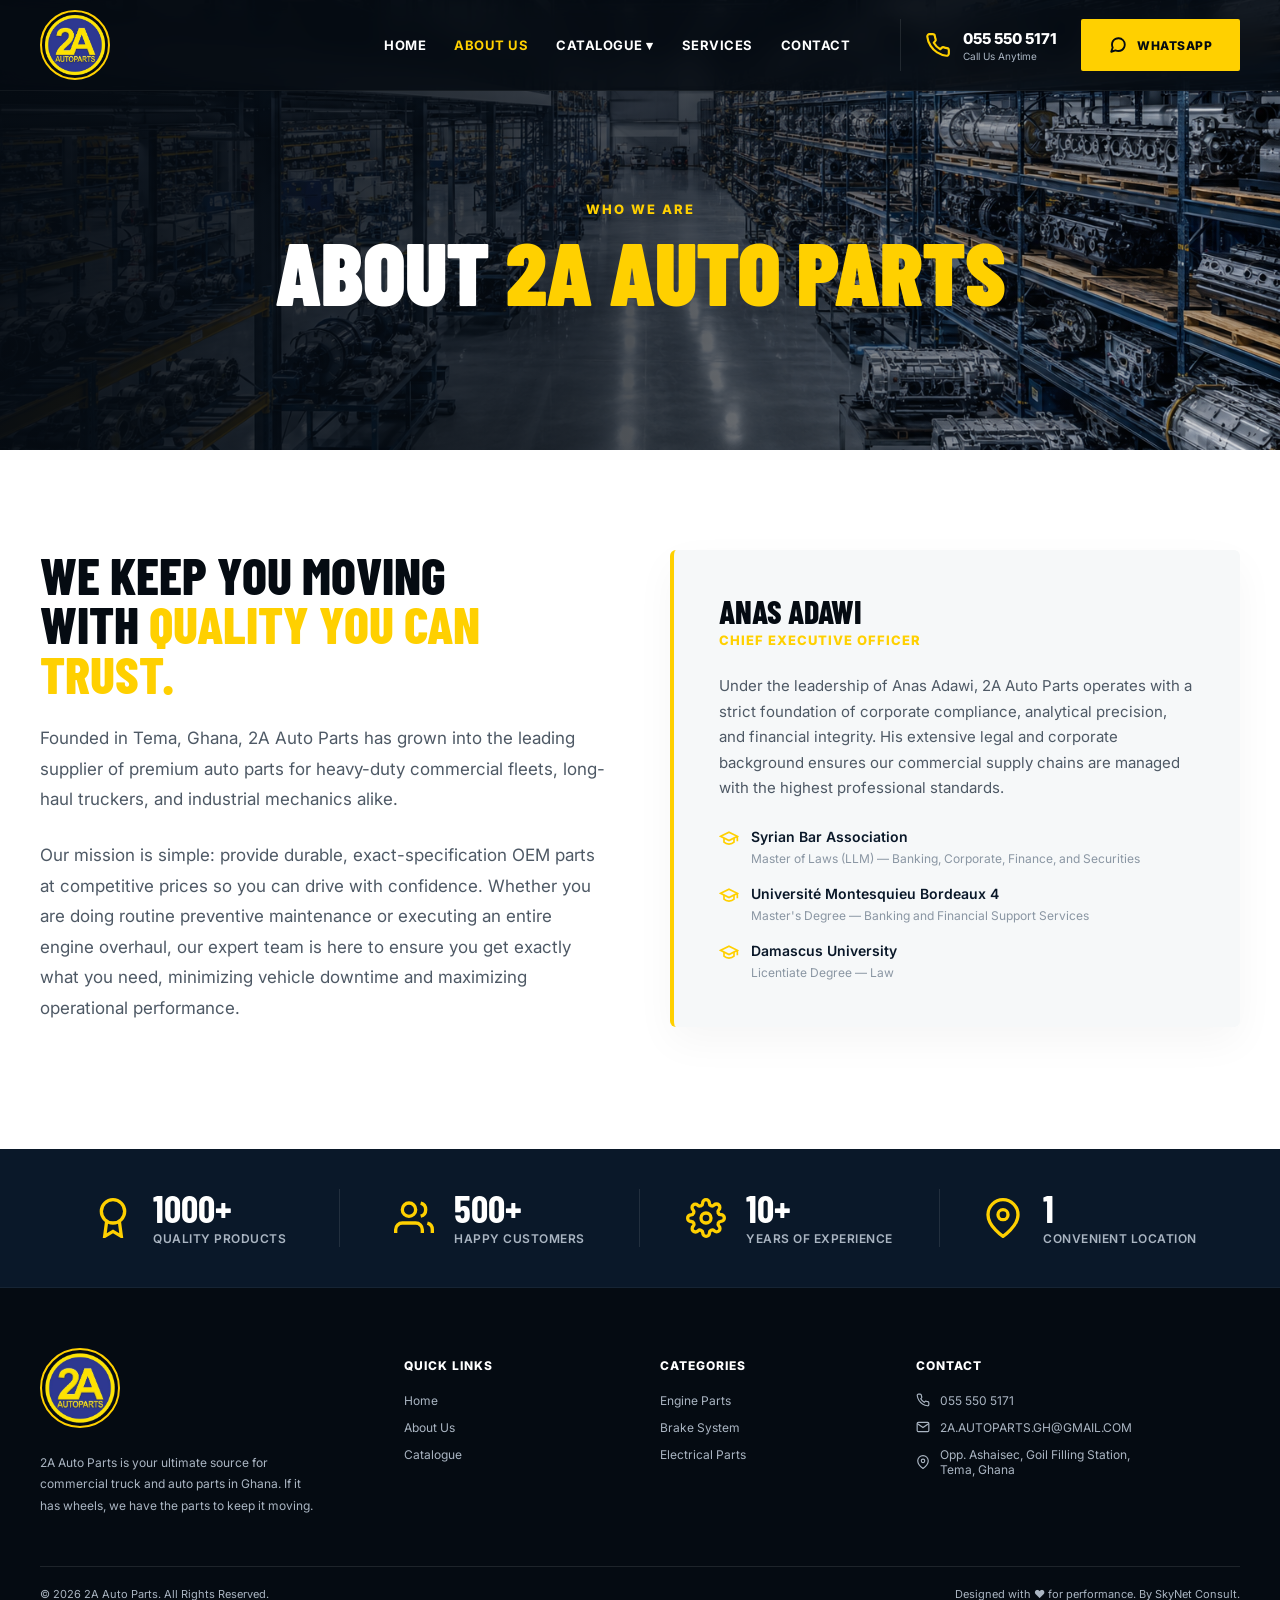
<file: about.html>
<!DOCTYPE html>
<html lang="en">
<head>
  <meta charset="UTF-8">
  <meta name="viewport" content="width=device-width, initial-scale=1.0">
  <title>2A Auto Parts | About Us</title>
  
  <!-- Favicon -->
  <link rel="icon" type="image/png" href="logo.png">
  <link rel="apple-touch-icon" href="logo.png">
  
  <link rel="preconnect" href="https://fonts.googleapis.com">
  <link rel="preconnect" href="https://fonts.gstatic.com" crossorigin>
  <link href="https://fonts.googleapis.com/css2?family=Barlow+Condensed:wght@500;600;700;800;900&family=Inter:wght@400;500;600;700;800&display=swap" rel="stylesheet">
  
  <style>
    /* GLOBAL STYLES */
    * { box-sizing: border-box; margin: 0; padding: 0; }
    :root { --navy: #050b12; --navy-light: #0a1829; --yellow: #ffd000; --white: #fff; --muted: #aab5c2; --border: #e7eaed; }
    
    /* STRICT OVERFLOW PREVENTION FOR MOBILE GAPS */
    html, body { overflow-x: hidden; width: 100%; position: relative; margin: 0; padding: 0; }
    html { scroll-behavior: smooth; }
    body { font-family: 'Inter', Arial, sans-serif; color: #111; background: #fff; }
    a { text-decoration: none; color: inherit; transition: all 0.25s ease; }
    .container { width: min(1200px, calc(100% - 40px)); margin: auto; }

    /* HEADER & NAVIGATION */
    .header { position: absolute; z-index: 1000; top: 0; left: 0; width: 100%; border-bottom: 1px solid rgba(255,255,255,.05); background: rgba(5,11,18,.85); backdrop-filter: blur(12px); -webkit-backdrop-filter: blur(12px); }
    .nav { height: 90px; display: flex; align-items: center; gap: 30px; position: relative; }
    .brand img { width: 70px; height: 70px; border-radius: 50%; display: block; object-fit: cover; position: relative; z-index: 1001; border: 2px solid var(--yellow); }
    
    .nav-links { display: flex; gap: 28px; align-items: center; margin-left: auto; }
    .nav-links a { font-size: 13px; font-weight: 700; color: #fff; position: relative; text-transform: uppercase; letter-spacing: 0.5px; }
    .nav-links a:hover, .nav-links .active { color: var(--yellow); }
    
    .nav-actions { display: flex; align-items: center; gap: 24px; margin-left: 20px; border-left: 1px solid rgba(255,255,255,0.1); padding-left: 24px; }
    .phone { display: flex; gap: 12px; align-items: center; color: #fff; transition: transform 0.2s; }
    .phone:hover { transform: translateY(-2px); }
    .phone-icon { color: var(--yellow); display: flex; align-items: center; }
    .phone small, .phone b { display: block; }
    .phone b { font-size: 15px; font-weight: 800; }
    .phone small { font-size: 10px; color: var(--muted); margin-top: 2px; }

    /* BUTTONS */
    .btn { display: inline-flex; align-items: center; justify-content: center; gap: 10px; padding: 15px 26px; font-size: 12px; font-weight: 800; text-transform: uppercase; letter-spacing: 0.5px; transition: all 0.3s cubic-bezier(0.4, 0, 0.2, 1); border: 2px solid transparent; cursor: pointer; border-radius: 2px; }
    .btn:hover { transform: translateY(-3px); box-shadow: 0 10px 20px rgba(0,0,0,0.15); }
    .btn-yellow { background: var(--yellow); color: var(--navy); }
    .btn-yellow:hover { background: #ffe047; }

    /* MOBILE MENU ICON & OVERLAY */
    .menu-toggle { display: none; background: none; border: 0; color: #fff; cursor: pointer; transition: color 0.2s; z-index: 1002; position: relative; }
    .menu-toggle:hover { color: var(--yellow); }
    .nav-overlay { position: fixed; inset: 0; background: rgba(0,0,0,0.8); backdrop-filter: blur(5px); -webkit-backdrop-filter: blur(5px); z-index: 998; opacity: 0; visibility: hidden; transition: 0.4s ease; }
    .nav-overlay.mobile-open { opacity: 1; visibility: visible; }

    /* INNER HERO - ABOUT PAGE */
    .inner-hero { min-height: 450px; background: #050b12 url("about.png") center/cover no-repeat; display: flex; align-items: center; position: relative; padding-top: 80px; }
    .hero-overlay { position: absolute; inset: 0; background: linear-gradient(90deg, rgba(5,11,18,0.95) 0%, rgba(5,11,18,0.7) 50%, rgba(5,11,18,0.1) 100%); }
    .hero-content { position: relative; z-index: 2; padding: 40px 0 60px; text-align: center; width: 100%; }
    .eyebrow { color: var(--yellow); font-size: 13px; font-weight: 800; letter-spacing: 2px; margin-bottom: 15px; text-transform: uppercase; display: inline-block; }
    .inner-hero h1 { font-family: "Barlow Condensed", sans-serif; font-size: clamp(45px, 8vw, 88px); line-height: 0.9; color: #fff; font-weight: 900; letter-spacing: -1px; text-transform: uppercase; }
    .inner-hero h1 span { color: var(--yellow); }

    /* MAIN ABOUT CONTENT */
    .about-page-section { padding: 100px 0; background: #fff; }
    .about-grid { display: grid; grid-template-columns: 1fr 1fr; gap: 60px; align-items: start; }
    
    .about-text h2 { font-family: "Barlow Condensed", sans-serif; font-size: clamp(38px, 5vw, 52px); line-height: 0.95; color: var(--navy); margin-bottom: 25px; font-weight: 800; text-transform: uppercase; }
    .about-text h2 span { color: var(--yellow); }
    .about-text p { color: #4e5965; font-size: 17px; line-height: 1.8; font-weight: 400; margin-bottom: 25px; }

    /* CEO LEADERSHIP PANEL */
    .leadership-panel { background: #f6f8f9; padding: 45px; border-radius: 6px; border-left: 4px solid var(--yellow); box-shadow: 0 15px 40px rgba(0,0,0,0.04); }
    .leadership-panel h3 { font-family: "Barlow Condensed", sans-serif; font-size: 32px; font-weight: 800; color: var(--navy); text-transform: uppercase; line-height: 1; margin-bottom: 5px; }
    .ceo-title { display: block; font-size: 13px; color: var(--yellow); font-weight: 800; text-transform: uppercase; letter-spacing: 1px; margin-bottom: 25px; }
    
    .ceo-bio { font-size: 15px; color: #4e5965; line-height: 1.7; margin-bottom: 25px; }
    
    .credentials-list { list-style: none; display: flex; flex-direction: column; gap: 15px; }
    .credentials-list li { display: flex; align-items: flex-start; font-size: 14px; color: var(--navy-light); font-weight: 600; line-height: 1.5; }
    .credentials-list li svg { flex-shrink: 0; color: var(--yellow); margin-right: 12px; margin-top: 2px; }
    .cred-meta { display: block; font-size: 12px; color: #8a96a3; font-weight: 400; margin-top: 3px; }

    /* STATS BAR */
    .stats { background: #0a1829; color: #fff; border-bottom: 1px solid rgba(255,255,255,0.05); }
    .stats-grid { display: grid; grid-template-columns: repeat(4, 1fr); padding: 40px 0; }
    .stats-item { display: flex; align-items: center; gap: 20px; justify-content: center; border-right: 1px solid rgba(255,255,255,0.1); }
    .stats-item:last-child { border: 0; }
    .stats-item svg { color: var(--yellow); width: 40px; height: 40px; }
    .stats-item b { display: block; font-family: "Barlow Condensed", sans-serif; font-size: 38px; line-height: 1; }
    .stats-item span { font-size: 12px; color: var(--muted); font-weight: 600; text-transform: uppercase; letter-spacing: 0.5px; }

    /* FOOTER */
    footer { background: var(--navy); color: #aab5c2; padding: 60px 0 20px; }
    .footer-grid { display: grid; grid-template-columns: 1.5fr 1fr 1fr 1.5fr; gap: 40px; }
    .footer-logo { width: 80px; height: 80px; border-radius: 50%; margin-bottom: 20px; border: 2px solid var(--yellow); object-fit: cover; }
    .footer-grid p { font-size: 12px; line-height: 1.8; max-width: 280px; }
    .footer-grid h4 { color: #fff; font-size: 12px; letter-spacing: 1px; margin: 10px 0 20px; text-transform: uppercase; font-weight: 800; }
    .footer-grid a, .footer-grid span { display: flex; align-items: center; gap: 10px; font-size: 12px; margin: 12px 0; color: #aab5c2; transition: color 0.2s; }
    .footer-grid a:hover { color: var(--yellow); }
    .copyright { border-top: 1px solid rgba(255,255,255,0.1); margin-top: 50px; padding-top: 20px; font-size: 11px; display: flex; justify-content: space-between; align-items: center; }

    /* ANIMATIONS */
    .animate-on-scroll { opacity: 0; transform: translateY(30px); transition: opacity 0.8s ease-out, transform 0.8s ease-out; }
    .animate-on-scroll.is-visible { opacity: 1; transform: translateY(0); }

    /* RESPONSIVE CSS */
    @media(max-width: 1050px) {
      .about-grid { grid-template-columns: 1fr; gap: 50px; }
    }

    @media(max-width: 950px) {
      .nav-links {
        display: flex; flex-direction: column; align-items: flex-start; position: fixed; 
        top: 0; bottom: 0; left: auto; right: -320px; height: 100vh; height: 100dvh;
        width: 320px; background: #050b12; box-shadow: -15px 0 50px rgba(0,0,0,0.9);
        padding: 100px 40px 40px; transition: right 0.4s cubic-bezier(0.4, 0, 0.2, 1); 
        z-index: 999; overflow-y: auto;
      }
      .nav-links.mobile-open { right: 0; }
      .nav-links a { font-size: 18px; padding: 15px 0; border-bottom: 1px solid rgba(255,255,255,0.05); width: 100%; color: #fff;}
      .nav-links a:hover, .nav-links .active { color: var(--yellow); }
      .menu-toggle { display: block; margin-left: auto; }
      .nav-actions { display: none; }
      
      .stats-grid { grid-template-columns: repeat(2, 1fr); gap: 30px 0; }
      .stats-item { border-right: none; }
    }

    @media(max-width: 680px) {
      .container { width: min(100% - 28px, 1200px); }
      .nav { height: 75px; }
      .brand img { width: 55px; height: 55px; }
      .inner-hero { min-height: 400px; padding-top: 60px; text-align: center; }
      .eyebrow { margin: 0 auto 15px; }
      
      .about-page-section { padding: 60px 0; }
      .about-text h2 { font-size: 40px; }
      .leadership-panel { padding: 30px 20px; }
      
      .stats-grid { grid-template-columns: 1fr; gap: 40px 0; }
      
      .footer-grid { grid-template-columns: 1fr; gap: 30px; }
      .copyright { flex-direction: column; gap: 10px; text-align: center; }
    }
  </style>
</head>
<body>
  <div class="nav-overlay"></div>

  <header class="header" id="top">
    <div class="container nav">
      <a class="brand" href="index.html" aria-label="2A Auto Parts home">
        <img src="logo.png" alt="2A Auto Parts logo" loading="lazy">
      </a>

      <button class="menu-toggle" aria-label="Open menu" aria-expanded="false">
        <svg width="28" height="28" viewBox="0 0 24 24" fill="none" stroke="currentColor" stroke-width="2" stroke-linecap="round"><line x1="3" y1="12" x2="21" y2="12"></line><line x1="3" y1="6" x2="21" y2="6"></line><line x1="3" y1="18" x2="21" y2="18"></line></svg>
      </button>

      <nav class="nav-links">
        <a href="index.html">Home</a>
        <a class="active" href="about.html">About Us</a>
        <a href="shop.html">Catalogue ▾</a>
        <a href="services.html">Services</a>
        <a href="contact.html">Contact</a>
      </nav>

      <div class="nav-actions">
        <a class="phone" href="tel:+233555505171">
          <span class="phone-icon">
            <svg width="26" height="26" viewBox="0 0 24 24" fill="none" stroke="currentColor" stroke-width="2" stroke-linecap="round" stroke-linejoin="round"><path d="M22 16.92v3a2 2 0 0 1-2.18 2 19.79 19.79 0 0 1-8.63-3.07 19.5 19.5 0 0 1-6-6 19.79 19.79 0 0 1-3.07-8.67A2 2 0 0 1 4.11 2h3a2 2 0 0 1 2 1.72 12.84 12.84 0 0 0 .7 2.81 2 2 0 0 1-.45 2.11L8.09 9.91a16 16 0 0 0 6 6l1.27-1.27a2 2 0 0 1 2.11-.45 12.84 12.84 0 0 0 2.81.7A2 2 0 0 1 22 16.92z"></path></svg>
          </span>
          <span><b>055 550 5171</b><small>Call Us Anytime</small></span>
        </a>
        <a class="btn btn-yellow" href="https://wa.me/233555505171" target="_blank" rel="noopener">
          <svg width="18" height="18" viewBox="0 0 24 24" fill="none" stroke="currentColor" stroke-width="2.5" stroke-linecap="round" stroke-linejoin="round"><path d="M21 11.5a8.38 8.38 0 0 1-.9 3.8 8.5 8.5 0 0 1-7.6 4.7 8.38 8.38 0 0 1-3.8-.9L3 21l1.9-5.7a8.38 8.38 0 0 1-.9-3.8 8.5 8.5 0 0 1 4.7-7.6 8.38 8.38 0 0 1 3.8-.9h.5a8.48 8.48 0 0 1 8 8v.5z"></path></svg>
          WhatsApp
        </a>
      </div>
    </div>
  </header>

  <main>
    <section class="inner-hero">
      <div class="hero-overlay"></div>
      <div class="container hero-content animate-on-scroll">
        <p class="eyebrow">WHO WE ARE</p>
        <h1>ABOUT <span>2A AUTO PARTS</span></h1>
      </div>
    </section>

    <section class="about-page-section">
      <div class="container about-grid animate-on-scroll">
        
        <div class="about-text">
          <h2>We Keep You Moving<br>With <span>Quality You Can Trust.</span></h2>
          <p>Founded in Tema, Ghana, 2A Auto Parts has grown into the leading supplier of premium auto parts for heavy-duty commercial fleets, long-haul truckers, and industrial mechanics alike.</p>
          <p>Our mission is simple: provide durable, exact-specification OEM parts at competitive prices so you can drive with confidence. Whether you are doing routine preventive maintenance or executing an entire engine overhaul, our expert team is here to ensure you get exactly what you need, minimizing vehicle downtime and maximizing operational performance.</p>
        </div>

        <div class="leadership-panel">
          <h3>Anas Adawi</h3>
          <span class="ceo-title">Chief Executive Officer</span>
          <p class="ceo-bio">Under the leadership of Anas Adawi, 2A Auto Parts operates with a strict foundation of corporate compliance, analytical precision, and financial integrity. His extensive legal and corporate background ensures our commercial supply chains are managed with the highest professional standards.</p>
          
          <ul class="credentials-list">
            <li>
              <svg width="20" height="20" viewBox="0 0 24 24" fill="none" stroke="currentColor" stroke-width="2"><path d="M22 10v6M2 10l10-5 10 5-10 5z"></path><path d="M6 12v5c3 3 9 3 12 0v-5"></path></svg>
              <div>
                Syrian Bar Association
                <span class="cred-meta">Master of Laws (LLM) — Banking, Corporate, Finance, and Securities</span>
              </div>
            </li>
            <li>
              <svg width="20" height="20" viewBox="0 0 24 24" fill="none" stroke="currentColor" stroke-width="2"><path d="M22 10v6M2 10l10-5 10 5-10 5z"></path><path d="M6 12v5c3 3 9 3 12 0v-5"></path></svg>
              <div>
                Université Montesquieu Bordeaux 4
                <span class="cred-meta">Master's Degree — Banking and Financial Support Services</span>
              </div>
            </li>
            <li>
              <svg width="20" height="20" viewBox="0 0 24 24" fill="none" stroke="currentColor" stroke-width="2"><path d="M22 10v6M2 10l10-5 10 5-10 5z"></path><path d="M6 12v5c3 3 9 3 12 0v-5"></path></svg>
              <div>
                Damascus University
                <span class="cred-meta">Licentiate Degree — Law</span>
              </div>
            </li>
          </ul>
        </div>

      </div>
    </section>
    
    <section class="stats">
      <div class="container stats-grid animate-on-scroll">
        <div class="stats-item">
          <svg viewBox="0 0 24 24" fill="none" stroke="currentColor" stroke-width="2"><circle cx="12" cy="8" r="7"></circle><polyline points="8.21 13.89 7 23 12 20 17 23 15.79 13.88"></polyline></svg>
          <div><b>1000+</b><span>Quality Products</span></div>
        </div>
        <div class="stats-item">
          <svg viewBox="0 0 24 24" fill="none" stroke="currentColor" stroke-width="2"><path d="M17 21v-2a4 4 0 0 0-4-4H5a4 4 0 0 0-4 4v2"></path><circle cx="9" cy="7" r="4"></circle><path d="M23 21v-2a4 4 0 0 0-3-3.87"></path><path d="M16 3.13a4 4 0 0 1 0 7.75"></path></svg>
          <div><b>500+</b><span>Happy Customers</span></div>
        </div>
        <div class="stats-item">
          <svg viewBox="0 0 24 24" fill="none" stroke="currentColor" stroke-width="2"><circle cx="12" cy="12" r="3"></circle><path d="M19.4 15a1.65 1.65 0 0 0 .33 1.82l.06.06a2 2 0 0 1 0 2.83 2 2 0 0 1-2.83 0l-.06-.06a1.65 1.65 0 0 0-1.82-.33 1.65 1.65 0 0 0-1 1.51V21a2 2 0 0 1-2 2 2 2 0 0 1-2-2v-.09A1.65 1.65 0 0 0 9 19.4a1.65 1.65 0 0 0-1.82.33l-.06.06a2 2 0 0 1-2.83 0 2 2 0 0 1 0-2.83l.06-.06a1.65 1.65 0 0 0 .33-1.82 1.65 1.65 0 0 0-1.51-1H3a2 2 0 0 1-2-2 2 2 0 0 1 2-2h.09A1.65 1.65 0 0 0 4.6 9a1.65 1.65 0 0 0-.33-1.82l-.06-.06a2 2 0 0 1 0-2.83 2 2 0 0 1 2.83 0l.06.06a1.65 1.65 0 0 0 1.82.33H9a1.65 1.65 0 0 0 1-1.51V3a2 2 0 0 1 2-2 2 2 0 0 1 2 2v.09a1.65 1.65 0 0 0 1 1.51 1.65 1.65 0 0 0 1.82-.33l.06-.06a2 2 0 0 1 2.83 0 2 2 0 0 1 0 2.83l-.06.06a1.65 1.65 0 0 0-.33 1.82V9a1.65 1.65 0 0 0 1.51 1H21a2 2 0 0 1 2 2 2 2 0 0 1-2 2h-.09a1.65 1.65 0 0 0-1.51 1z"></path></svg>
          <div><b>10+</b><span>Years of Experience</span></div>
        </div>
        <div class="stats-item">
          <svg viewBox="0 0 24 24" fill="none" stroke="currentColor" stroke-width="2"><path d="M21 10c0 7-9 13-9 13s-9-6-9-13a9 9 0 0 1 18 0z"></path><circle cx="12" cy="10" r="3"></circle></svg>
          <div><b>1</b><span>Convenient Location</span></div>
        </div>
      </div>
    </section>
  </main>

  <footer>
    <div class="container footer-grid animate-on-scroll">
      <div>
        <img src="logo.png" alt="2A Auto Parts" class="footer-logo" loading="lazy">
        <p>2A Auto Parts is your ultimate source for commercial truck and auto parts in Ghana. If it has wheels, we have the parts to keep it moving.</p>
      </div>
      <div>
        <h4>QUICK LINKS</h4>
        <a href="index.html">Home</a>
        <a href="about.html">About Us</a>
        <a href="shop.html">Catalogue</a>
      </div>
      <div>
        <h4>CATEGORIES</h4>
        <a href="shop.html">Engine Parts</a>
        <a href="shop.html">Brake System</a>
        <a href="shop.html">Electrical Parts</a>
      </div>
      <div>
        <h4>CONTACT</h4>
        <a href="tel:+233555505171"><svg width="14" height="14" viewBox="0 0 24 24" fill="none" stroke="currentColor" stroke-width="2"><path d="M22 16.92v3a2 2 0 0 1-2.18 2 19.79 19.79 0 0 1-8.63-3.07 19.5 19.5 0 0 1-6-6 19.79 19.79 0 0 1-3.07-8.67A2 2 0 0 1 4.11 2h3a2 2 0 0 1 2 1.72 12.84 12.84 0 0 0 .7 2.81 2 2 0 0 1-.45 2.11L8.09 9.91a16 16 0 0 0 6 6l1.27-1.27a2 2 0 0 1 2.11-.45 12.84 12.84 0 0 0 2.81.7A2 2 0 0 1 22 16.92z"></path></svg> 055 550 5171</a>
        <a href="mailto:2A.AUTOPARTS.GH@GMAIL.COM"><svg width="14" height="14" viewBox="0 0 24 24" fill="none" stroke="currentColor" stroke-width="2"><path d="M4 4h16c1.1 0 2 .9 2 2v12c0 1.1-.9 2-2 2H4c-1.1 0-2-.9-2-2V6c0-1.1.9-2 2-2z"></path><polyline points="22,6 12,13 2,6"></polyline></svg> 2A.AUTOPARTS.GH@GMAIL.COM</a>
        <span><svg width="14" height="14" viewBox="0 0 24 24" fill="none" stroke="currentColor" stroke-width="2"><path d="M21 10c0 7-9 13-9 13s-9-6-9-13a9 9 0 0 1 18 0z"></path><circle cx="12" cy="10" r="3"></circle></svg> Opp. Ashaisec, Goil Filling Station,<br>Tema, Ghana</span>
      </div>
    </div>
    <div class="container copyright">
      <span>© 2026 2A Auto Parts. All Rights Reserved.</span>
      <span>Designed with ♥ for performance. By SkyNet Consult.</span>
    </div>
  </footer>

  <script src="global.js"></script>
</body>
</html>
</file>
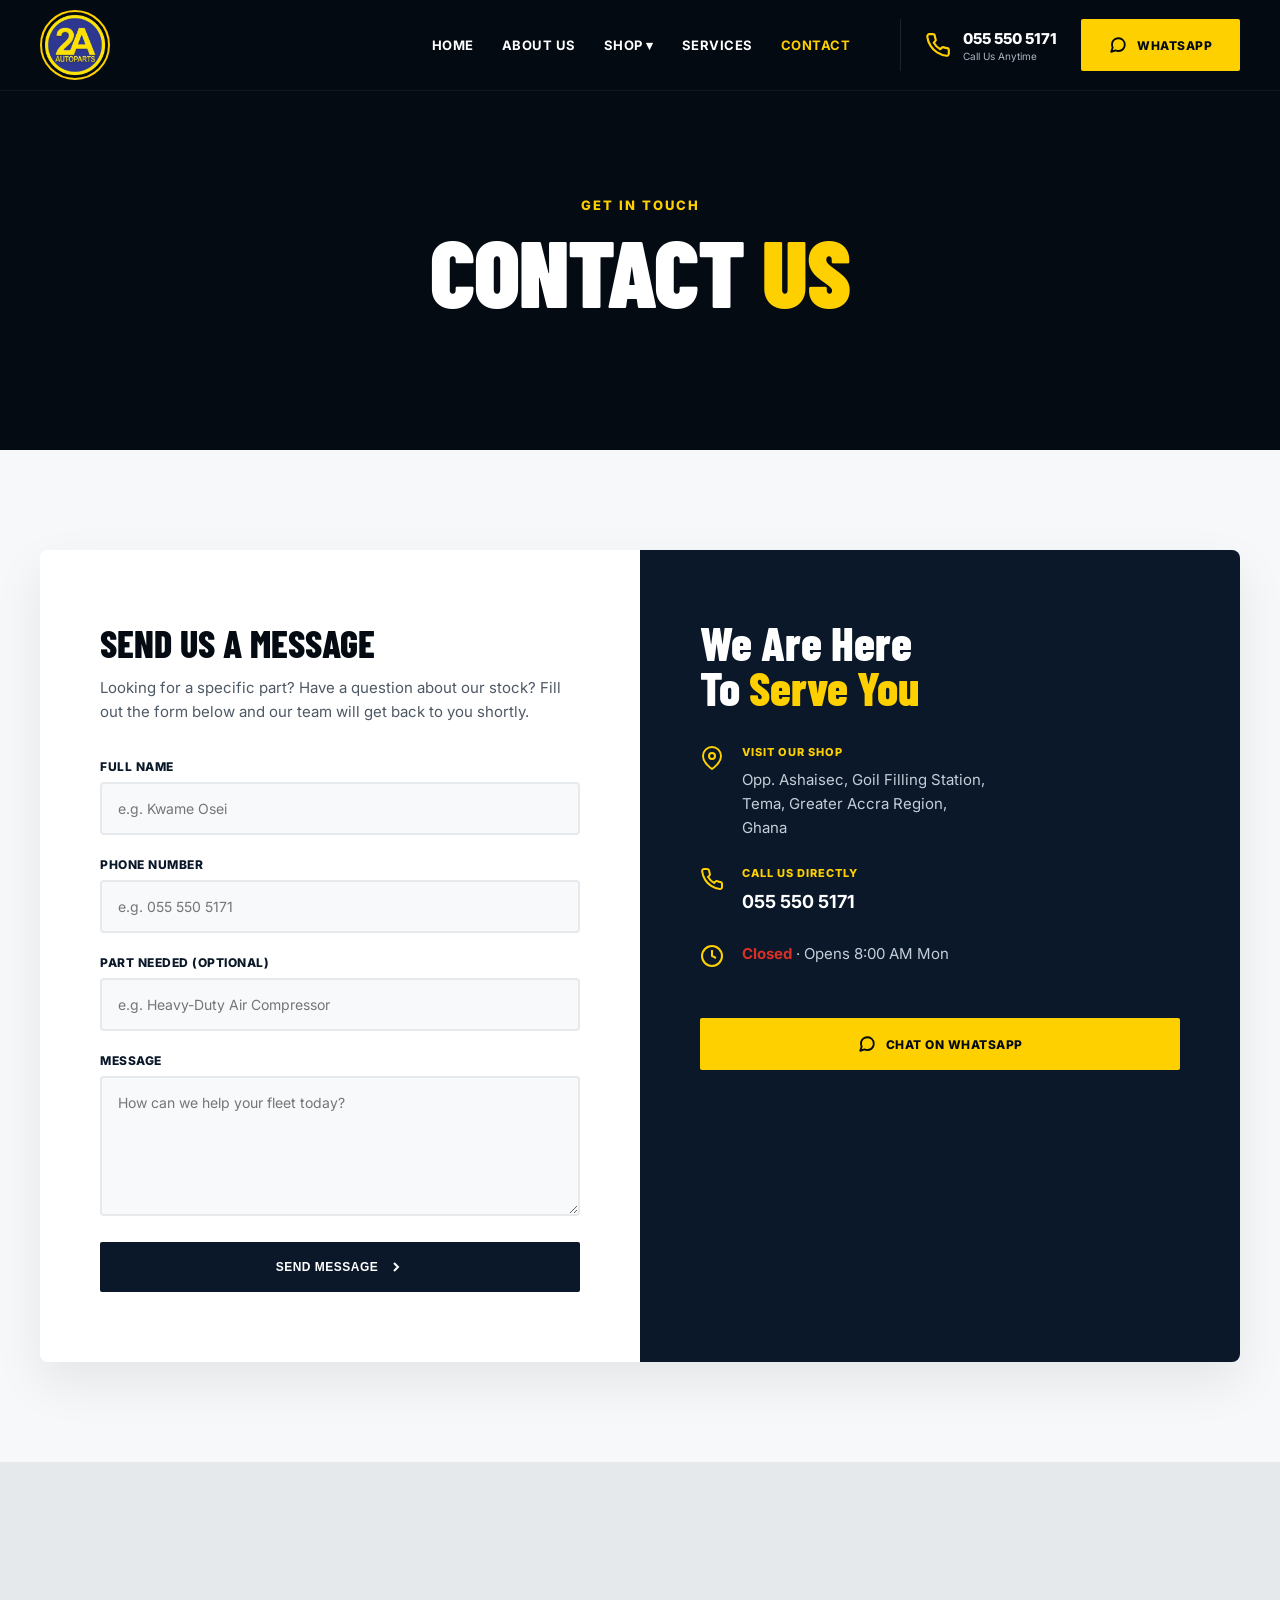
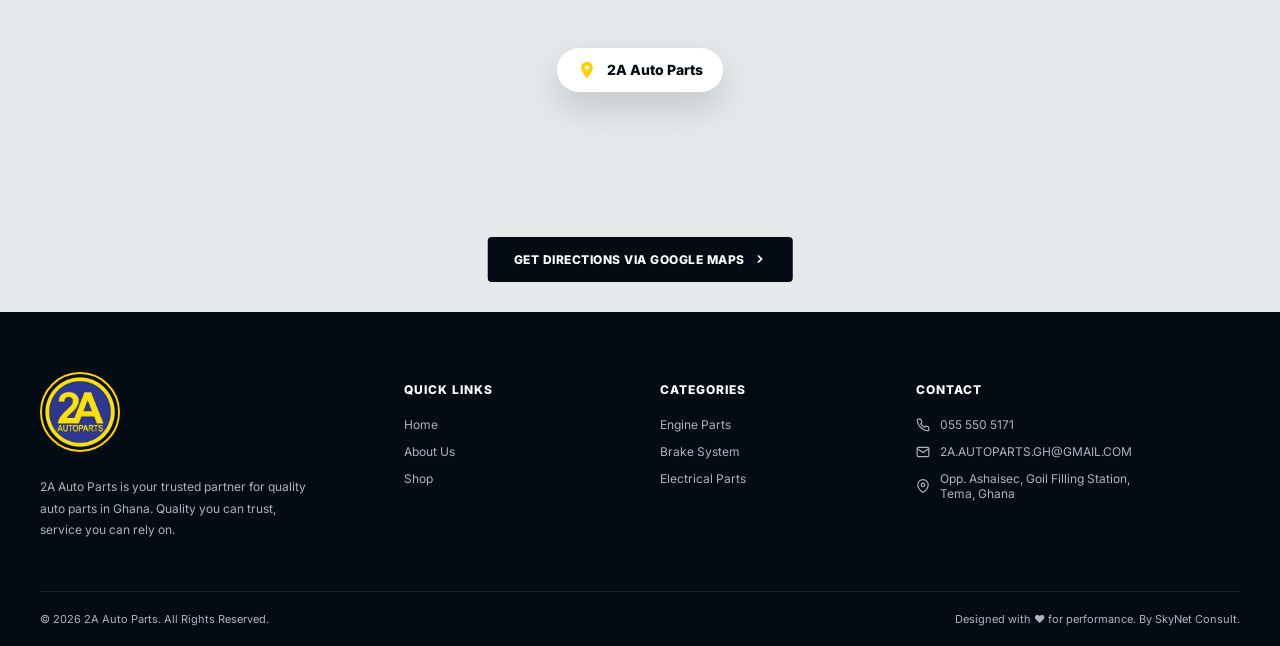
<file: contact.html>
<!DOCTYPE html>
<html lang="en">
<head>
  <meta charset="UTF-8">
  <meta name="viewport" content="width=device-width, initial-scale=1.0">
  <title>2A Auto Parts | Contact Us</title>
  <!-- Favicon -->
  <link rel="icon" type="image/png" href="logo.png">
  <link rel="apple-touch-icon" href="logo.png">
  <link rel="preconnect" href="https://fonts.googleapis.com">
  <link rel="preconnect" href="https://fonts.gstatic.com" crossorigin>
  <link href="https://fonts.googleapis.com/css2?family=Barlow+Condensed:wght@500;600;700;800;900&family=Inter:wght@400;500;600;700;800&display=swap" rel="stylesheet">
  
  <style>
    /* GLOBAL STYLES (Synced with Premium Homepage) */
    * { box-sizing: border-box; margin: 0; padding: 0; }
    :root { --navy: #050b12; --navy-light: #0a1829; --yellow: #ffd000; --white: #fff; --muted: #aab5c2; --border: #e7eaed; }
    
    /* STRICT OVERFLOW PREVENTION FOR MOBILE GAPS */
    html, body { overflow-x: hidden; width: 100%; position: relative; margin: 0; padding: 0; }
    html { scroll-behavior: smooth; }
    body { font-family: 'Inter', Arial, sans-serif; color: #111; background: #f6f8f9; }
    a { text-decoration: none; color: inherit; transition: all 0.25s ease; }
    .container { width: min(1200px, calc(100% - 40px)); margin: auto; }

    /* HEADER & NAVIGATION (FIXED Z-INDEX) */
    .header { position: absolute; z-index: 1000; top: 0; left: 0; width: 100%; border-bottom: 1px solid rgba(255,255,255,.05); background: rgba(5,11,18,.85); backdrop-filter: blur(12px); -webkit-backdrop-filter: blur(12px); }
    .nav { height: 90px; display: flex; align-items: center; gap: 30px; position: relative; }
    /* YELLOW RING ADDED TO LOGO */
    .brand img { width: 70px; height: 70px; border-radius: 50%; display: block; object-fit: cover; position: relative; z-index: 1001; border: 2px solid var(--yellow); }
    
    .nav-links { display: flex; gap: 28px; align-items: center; margin-left: auto; }
    .nav-links a { font-size: 13px; font-weight: 700; color: #fff; position: relative; text-transform: uppercase; letter-spacing: 0.5px; }
    .nav-links a:hover, .nav-links .active { color: var(--yellow); }
    
    .nav-actions { display: flex; align-items: center; gap: 24px; margin-left: 20px; border-left: 1px solid rgba(255,255,255,0.1); padding-left: 24px; }
    .phone { display: flex; gap: 12px; align-items: center; color: #fff; transition: transform 0.2s; }
    .phone:hover { transform: translateY(-2px); }
    .phone-icon { color: var(--yellow); display: flex; align-items: center; }
    .phone small, .phone b { display: block; }
    .phone b { font-size: 15px; font-weight: 800; }
    .phone small { font-size: 10px; color: var(--muted); margin-top: 2px; }

    /* BUTTONS */
    .btn { display: inline-flex; align-items: center; justify-content: center; gap: 10px; padding: 15px 26px; font-size: 12px; font-weight: 800; text-transform: uppercase; letter-spacing: 0.5px; transition: all 0.3s cubic-bezier(0.4, 0, 0.2, 1); border: 2px solid transparent; cursor: pointer; border-radius: 2px; }
    .btn:hover { transform: translateY(-3px); box-shadow: 0 10px 20px rgba(0,0,0,0.15); }
    .btn-yellow { background: var(--yellow); color: var(--navy); }
    .btn-yellow:hover { background: #ffe047; }
    .btn-outline { border-color: rgba(255,255,255,.5); color: #fff; background: transparent; }
    .btn-outline:hover { background: #fff; color: var(--navy); }
    .btn-dark { background: var(--navy-light); color: #fff; }
    .btn-dark:hover { background: var(--yellow); color: var(--navy); }

    /* MOBILE MENU ICON & OVERLAY */
    .menu-toggle { display: none; background: none; border: 0; color: #fff; cursor: pointer; transition: color 0.2s; z-index: 1002; position: relative; }
    .menu-toggle:hover { color: var(--yellow); }
    .nav-overlay { position: fixed; inset: 0; background: rgba(0,0,0,0.8); backdrop-filter: blur(5px); -webkit-backdrop-filter: blur(5px); z-index: 998; opacity: 0; visibility: hidden; transition: 0.4s ease; }
    .nav-overlay.mobile-open { opacity: 1; visibility: visible; }

    /* INNER HERO */
    .inner-hero { min-height: 450px; background: #050b12 url("https://images.unsplash.com/photo-1601584115197-04ecc0da31d8?auto=format&fit=crop&w=2000&q=85") center/cover no-repeat; display: flex; align-items: center; position: relative; padding-top: 80px; }
    .hero-overlay { position: absolute; inset: 0; background: linear-gradient(90deg, rgba(5,11,18,0.95) 0%, rgba(5,11,18,0.7) 50%, rgba(5,11,18,0.1) 100%); }
    .hero-content { position: relative; z-index: 2; padding: 40px 0 60px; text-align: center; width: 100%; }
    .eyebrow { color: var(--yellow); font-size: 13px; font-weight: 800; letter-spacing: 2px; margin-bottom: 15px; text-transform: uppercase; }
    .inner-hero h1 { font-family: "Barlow Condensed", sans-serif; font-size: clamp(60px, 8vw, 95px); line-height: 0.9; color: #fff; font-weight: 900; letter-spacing: -1px; text-transform: uppercase; }
    .inner-hero h1 span { color: var(--yellow); }

    /* DEDICATED CONTACT PAGE LAYOUT */
    .contact-page-wrapper { padding: 100px 0; }
    .contact-layout { display: grid; grid-template-columns: 1fr 1fr; gap: 0; background: #fff; box-shadow: 0 20px 50px rgba(5,11,18,0.08); border-radius: 8px; overflow: hidden; }
    
    /* Contact Form Side */
    .contact-form-container { padding: 70px 60px; background: #fff; }
    .contact-form-container h3 { font-family: "Barlow Condensed", sans-serif; font-size: 38px; color: var(--navy); margin-bottom: 10px; font-weight: 800; text-transform: uppercase; }
    .contact-form-container p { color: #4e5965; font-size: 15px; margin-bottom: 35px; line-height: 1.6; }
    .form-group { margin-bottom: 22px; }
    .form-group label { display: block; font-size: 12px; font-weight: 800; color: var(--navy-light); margin-bottom: 8px; text-transform: uppercase; letter-spacing: 0.5px; }
    .form-control { width: 100%; padding: 16px; border: 2px solid var(--border); border-radius: 4px; font-family: inherit; font-size: 14px; color: #111; background: #f8f9fa; transition: all 0.3s; }
    .form-control:focus { outline: none; border-color: var(--yellow); background: #fff; box-shadow: 0 0 0 4px rgba(255, 208, 0, 0.15); }
    textarea.form-control { resize: vertical; min-height: 140px; }
    
    /* Contact Info Side */
    .contact-info { padding: 70px 60px; background: var(--navy-light); color: #fff; }
    .contact-info h2 { font-family: "Barlow Condensed", sans-serif; font-size: 47px; line-height: 0.95; margin-bottom: 35px; font-weight: 800; }
    .contact-info h2 span { color: var(--yellow); }
    .contact-line { display: flex; gap: 18px; margin: 25px 0; font-size: 15px; color: #c5ced8; line-height: 1.6; align-items: flex-start; }
    .contact-line svg { color: var(--yellow); flex-shrink: 0; margin-top: 2px; }
    .contact-line a { font-weight: 700; color: #fff; font-size: 18px; transition: color 0.3s; }
    .contact-line a:hover { color: var(--yellow); }
    .info-label { display: block; font-size: 11px; font-weight: 800; color: var(--yellow); text-transform: uppercase; margin-bottom: 6px; letter-spacing: 1px; }

    /* MAP SECTION */
    .map-full { height: 450px; position: relative; overflow: hidden; background: #e5e9ec; border-top: 1px solid var(--border); }
    .map-grid { position: absolute; inset: 0; background-image: url("https://images.unsplash.com/photo-1524661135-423995f22d0b?auto=format&fit=crop&w=1200&q=80"); background-size: cover; background-position: center; opacity: 0.5; filter: grayscale(100%) contrast(120%); }
    .map-pin { position: absolute; top: 46%; left: 50%; transform: translate(-50%, -50%); display: flex; align-items: center; gap: 10px; background: #fff; padding: 12px 20px; border-radius: 30px; box-shadow: 0 15px 35px rgba(0,0,0,0.15); font-size: 14px; font-weight: 800; color: var(--navy); z-index: 2; transition: transform 0.3s ease; }
    .map-pin svg { color: var(--yellow); }
    .map-full:hover .map-pin { transform: translate(-50%, -60%); }
    .map-full > a { position: absolute; bottom: 30px; left: 50%; transform: translateX(-50%); background: var(--navy); color: #fff; padding: 15px 26px; font-size: 12px; font-weight: 800; text-transform: uppercase; letter-spacing: 0.5px; white-space: nowrap; border-radius: 4px; transition: all 0.3s; z-index: 2; }
    .map-full > a:hover { background: var(--yellow); color: var(--navy); transform: translate(-50%, -3px); box-shadow: 0 10px 20px rgba(0,0,0,0.15); }

    /* FOOTER */
    footer { background: var(--navy); color: #aab5c2; padding: 60px 0 20px; }
    .footer-grid { display: grid; grid-template-columns: 1.5fr 1fr 1fr 1.5fr; gap: 40px; }
    .footer-logo { width: 80px; height: 80px; border-radius: 50%; margin-bottom: 20px; border: 2px solid var(--yellow); object-fit: cover; }
    .footer-grid p { font-size: 12px; line-height: 1.8; max-width: 280px; }
    .footer-grid h4 { color: #fff; font-size: 12px; letter-spacing: 1px; margin: 10px 0 20px; text-transform: uppercase; font-weight: 800; }
    .footer-grid a, .footer-grid span { display: flex; align-items: center; gap: 10px; font-size: 12px; margin: 12px 0; color: #aab5c2; transition: color 0.2s; }
    .footer-grid a:hover { color: var(--yellow); }
    .copyright { border-top: 1px solid rgba(255,255,255,0.1); margin-top: 50px; padding-top: 20px; font-size: 11px; display: flex; justify-content: space-between; align-items: center; }

    /* ANIMATIONS */
    .animate-on-scroll { opacity: 0; transform: translateY(30px); transition: opacity 0.8s ease-out, transform 0.8s ease-out; }
    .animate-on-scroll.is-visible { opacity: 1; transform: translateY(0); }

    /* RESPONSIVE & PERFECT SIDEBAR MENU */
    @media(max-width: 950px) {
      .nav-links {
        display: flex; 
        flex-direction: column; 
        align-items: flex-start; 
        position: fixed; 
        /* Sidebar layout strictly locked to viewport bounds */
        top: 0; bottom: 0; left: auto; right: -320px; height: 100vh; height: 100dvh;
        width: 320px; 
        background: #050b12; /* Solid dark background to prevent text blur */
        box-shadow: -15px 0 50px rgba(0,0,0,0.9);
        padding: 100px 40px 40px; 
        transition: right 0.4s cubic-bezier(0.4, 0, 0.2, 1); 
        z-index: 999;
        overflow-y: auto;
      }
      .nav-links.mobile-open { right: 0; }
      .nav-links a { font-size: 18px; padding: 15px 0; border-bottom: 1px solid rgba(255,255,255,0.05); width: 100%; color: #fff;}
      .nav-links a:hover, .nav-links .active { color: var(--yellow); }
      .menu-toggle { display: block; margin-left: auto; }
      .nav-actions { display: none; }
      
      .contact-layout { grid-template-columns: 1fr; }
    }

    @media(max-width: 680px) {
      .container { width: min(100% - 28px, 1200px); }
      .nav { height: 75px; }
      .brand img { width: 55px; height: 55px; }
      .inner-hero { min-height: 400px; padding-top: 60px; text-align: center; }
      .inner-hero h1 { font-size: 55px; }
      
      .contact-page-wrapper { padding: 60px 0; }
      .contact-form-container, .contact-info { padding: 40px 25px; }
      .contact-info h2 { font-size: 40px; }
      .map-full { height: 350px; }
      
      .footer-grid { grid-template-columns: 1fr; gap: 30px; }
      .copyright { flex-direction: column; gap: 10px; text-align: center; }
    }
  </style>
</head>
<body>
  <div class="nav-overlay"></div>

  <header class="header" id="top">
    <div class="container nav">
      <a class="brand" href="index.html" aria-label="2A Auto Parts home">
        <img src="logo.png" alt="2A Auto Parts logo" loading="lazy">
      </a>

      <button class="menu-toggle" aria-label="Open menu" aria-expanded="false">
        <svg width="28" height="28" viewBox="0 0 24 24" fill="none" stroke="currentColor" stroke-width="2" stroke-linecap="round"><line x1="3" y1="12" x2="21" y2="12"></line><line x1="3" y1="6" x2="21" y2="6"></line><line x1="3" y1="18" x2="21" y2="18"></line></svg>
      </button>

      <nav class="nav-links">
        <a href="index.html">Home</a>
        <a href="about.html">About Us</a>
        <a href="shop.html">Shop ▾</a>
        <a href="services.html">Services</a>
        <a class="active" href="contact.html">Contact</a>
      </nav>

      <div class="nav-actions">
        <a class="phone" href="tel:+233555505171">
          <span class="phone-icon">
            <svg width="26" height="26" viewBox="0 0 24 24" fill="none" stroke="currentColor" stroke-width="2" stroke-linecap="round" stroke-linejoin="round"><path d="M22 16.92v3a2 2 0 0 1-2.18 2 19.79 19.79 0 0 1-8.63-3.07 19.5 19.5 0 0 1-6-6 19.79 19.79 0 0 1-3.07-8.67A2 2 0 0 1 4.11 2h3a2 2 0 0 1 2 1.72 12.84 12.84 0 0 0 .7 2.81 2 2 0 0 1-.45 2.11L8.09 9.91a16 16 0 0 0 6 6l1.27-1.27a2 2 0 0 1 2.11-.45 12.84 12.84 0 0 0 2.81.7A2 2 0 0 1 22 16.92z"></path></svg>
          </span>
          <span><b>055 550 5171</b><small>Call Us Anytime</small></span>
        </a>
        <a class="btn btn-yellow" href="https://wa.me/233555505171" target="_blank" rel="noopener">
          <svg width="18" height="18" viewBox="0 0 24 24" fill="none" stroke="currentColor" stroke-width="2.5" stroke-linecap="round" stroke-linejoin="round"><path d="M21 11.5a8.38 8.38 0 0 1-.9 3.8 8.5 8.5 0 0 1-7.6 4.7 8.38 8.38 0 0 1-3.8-.9L3 21l1.9-5.7a8.38 8.38 0 0 1-.9-3.8 8.5 8.5 0 0 1 4.7-7.6 8.38 8.38 0 0 1 3.8-.9h.5a8.48 8.48 0 0 1 8 8v.5z"></path></svg>
          WhatsApp
        </a>
      </div>
    </div>
  </header>

  <main>
    <section class="inner-hero">
      <div class="hero-overlay"></div>
      <div class="container hero-content animate-on-scroll">
        <p class="eyebrow">GET IN TOUCH</p>
        <h1>CONTACT <span>US</span></h1>
      </div>
    </section>

    <section class="contact-page-wrapper">
      <div class="container contact-layout animate-on-scroll">
        
        <div class="contact-form-container">
          <h3>Send Us a Message</h3>
          <p>Looking for a specific part? Have a question about our stock? Fill out the form below and our team will get back to you shortly.</p>
          
          <form action="#" method="POST" onsubmit="event.preventDefault(); alert('Message sent successfully!');">
            <div class="form-group">
              <label for="name">Full Name</label>
              <input type="text" id="name" class="form-control" placeholder="e.g. Kwame Osei" required>
            </div>
            <div class="form-group">
              <label for="phone">Phone Number</label>
              <input type="tel" id="phone" class="form-control" placeholder="e.g. 055 550 5171" required>
            </div>
            <div class="form-group">
              <label for="part">Part Needed (Optional)</label>
              <input type="text" id="part" class="form-control" placeholder="e.g. Heavy-Duty Air Compressor">
            </div>
            <div class="form-group">
              <label for="message">Message</label>
              <textarea id="message" class="form-control" placeholder="How can we help your fleet today?" required></textarea>
            </div>
            <button type="submit" class="btn btn-dark" style="width: 100%;">Send Message <svg width="16" height="16" viewBox="0 0 24 24" fill="none" stroke="currentColor" stroke-width="3"><polyline points="9 18 15 12 9 6"></polyline></svg></button>
          </form>
        </div>

        <div class="contact-info">
          <h2>We Are Here<br>To <span>Serve You</span></h2>
          
          <div class="contact-line">
            <svg width="24" height="24" viewBox="0 0 24 24" fill="none" stroke="currentColor" stroke-width="2"><path d="M21 10c0 7-9 13-9 13s-9-6-9-13a9 9 0 0 1 18 0z"></path><circle cx="12" cy="10" r="3"></circle></svg>
            <div>
              <span class="info-label">Visit Our Shop</span>
              Opp. Ashaisec, Goil Filling Station,<br>Tema, Greater Accra Region,<br>Ghana
            </div>
          </div>
          
          <div class="contact-line">
            <svg width="24" height="24" viewBox="0 0 24 24" fill="none" stroke="currentColor" stroke-width="2"><path d="M22 16.92v3a2 2 0 0 1-2.18 2 19.79 19.79 0 0 1-8.63-3.07 19.5 19.5 0 0 1-6-6 19.79 19.79 0 0 1-3.07-8.67A2 2 0 0 1 4.11 2h3a2 2 0 0 1 2 1.72 12.84 12.84 0 0 0 .7 2.81 2 2 0 0 1-.45 2.11L8.09 9.91a16 16 0 0 0 6 6l1.27-1.27a2 2 0 0 1 2.11-.45 12.84 12.84 0 0 0 2.81.7A2 2 0 0 1 22 16.92z"></path></svg>
            <div>
              <span class="info-label">Call Us Directly</span>
              <a href="tel:+233555505171">055 550 5171</a>
            </div>
          </div>
          
          <div class="contact-line">
            <svg width="24" height="24" viewBox="0 0 24 24" fill="none" stroke="currentColor" stroke-width="2"><circle cx="12" cy="12" r="10"></circle><polyline points="12 6 12 12 16 14"></polyline></svg>
            <div id="shop-status">Loading hours...</div>
          </div>

          <div style="margin-top: 50px;">
            <a class="btn btn-yellow" href="https://wa.me/233555505171" target="_blank" rel="noopener" style="width: 100%;">
              <svg width="18" height="18" viewBox="0 0 24 24" fill="none" stroke="currentColor" stroke-width="2.5" stroke-linecap="round" stroke-linejoin="round"><path d="M21 11.5a8.38 8.38 0 0 1-.9 3.8 8.5 8.5 0 0 1-7.6 4.7 8.38 8.38 0 0 1-3.8-.9L3 21l1.9-5.7a8.38 8.38 0 0 1-.9-3.8 8.5 8.5 0 0 1 4.7-7.6 8.38 8.38 0 0 1 3.8-.9h.5a8.48 8.48 0 0 1 8 8v.5z"></path></svg>
              Chat on WhatsApp
            </a>
          </div>
        </div>
      </div>
    </section>

    <section class="map-full animate-on-scroll">
      <div class="map-grid"></div>
      <div class="map-pin">
        <svg width="20" height="20" viewBox="0 0 24 24" fill="currentColor"><path d="M12 2C8.13 2 5 5.13 5 9c0 5.25 7 13 7 13s7-7.75 7-13c0-3.87-3.13-7-7-7zm0 9.5c-1.38 0-2.5-1.12-2.5-2.5s1.12-2.5 2.5-2.5 2.5 1.12 2.5 2.5-1.12 2.5-2.5 2.5z"></path></svg>
        2A Auto Parts
      </div>
      <a href="https://www.google.com/maps/search/?api=1&query=2A+Auto+Parts+Tema+Ghana" target="_blank" rel="noopener">Get Directions via Google Maps <svg style="display:inline; margin-bottom:-2px; margin-left:4px;" width="14" height="14" viewBox="0 0 24 24" fill="none" stroke="currentColor" stroke-width="3"><polyline points="9 18 15 12 9 6"></polyline></svg></a>
    </section>
  </main>

  <footer>
    <div class="container footer-grid animate-on-scroll">
      <div>
        <img src="logo.png" alt="2A Auto Parts" class="footer-logo" loading="lazy">
        <p>2A Auto Parts is your trusted partner for quality auto parts in Ghana. Quality you can trust, service you can rely on.</p>
      </div>
      <div>
        <h4>QUICK LINKS</h4>
        <a href="index.html">Home</a>
        <a href="about.html">About Us</a>
        <a href="shop.html">Shop</a>
      </div>
      <div>
        <h4>CATEGORIES</h4>
        <a href="shop.html">Engine Parts</a>
        <a href="shop.html">Brake System</a>
        <a href="shop.html">Electrical Parts</a>
      </div>
      <div>
        <h4>CONTACT</h4>
        <a href="tel:+233555505171"><svg width="14" height="14" viewBox="0 0 24 24" fill="none" stroke="currentColor" stroke-width="2"><path d="M22 16.92v3a2 2 0 0 1-2.18 2 19.79 19.79 0 0 1-8.63-3.07 19.5 19.5 0 0 1-6-6 19.79 19.79 0 0 1-3.07-8.67A2 2 0 0 1 4.11 2h3a2 2 0 0 1 2 1.72 12.84 12.84 0 0 0 .7 2.81 2 2 0 0 1-.45 2.11L8.09 9.91a16 16 0 0 0 6 6l1.27-1.27a2 2 0 0 1 2.11-.45 12.84 12.84 0 0 0 2.81.7A2 2 0 0 1 22 16.92z"></path></svg> 055 550 5171</a>
        <a href="mailto:2A.AUTOPARTS.GH@GMAIL.COM"><svg width="14" height="14" viewBox="0 0 24 24" fill="none" stroke="currentColor" stroke-width="2"><path d="M4 4h16c1.1 0 2 .9 2 2v12c0 1.1-.9 2-2 2H4c-1.1 0-2-.9-2-2V6c0-1.1.9-2 2-2z"></path><polyline points="22,6 12,13 2,6"></polyline></svg> 2A.AUTOPARTS.GH@GMAIL.COM        </a>
        <span><svg width="14" height="14" viewBox="0 0 24 24" fill="none" stroke="currentColor" stroke-width="2"><path d="M21 10c0 7-9 13-9 13s-9-6-9-13a9 9 0 0 1 18 0z"></path><circle cx="12" cy="10" r="3"></circle></svg> Opp. Ashaisec, Goil Filling Station,<br>Tema, Ghana</span>
      </div>
    </div>
    <div class="container copyright">
      <span>© 2026 2A Auto Parts. All Rights Reserved.</span>
      <span>Designed with ♥ for performance. By SkyNet Consult.</span>
    </div>
  </footer>

  <script src="global.js"></script>
  
  <!-- Dynamic Open/Close Live Script (Ghana UTC Time) -->
  <script>
    function updateShopStatus() {
      const now = new Date();
      // Force UTC (Ghana Time is GMT/UTC+0) - Solves timezone bugs!
      const day = now.getUTCDay(); 
      const hour = now.getUTCHours(); 
      
      const statusEl = document.getElementById('shop-status');
      if (!statusEl) return;
      
      // Business hours: Mon-Sat (1 to 6), 8 AM to 6 PM (8 to 17)
      const isOpen = (day >= 1 && day <= 6) && (hour >= 8 && hour < 18);
      
      if (isOpen) {
        statusEl.innerHTML = '<strong style="color: #0f9d58;">Open</strong> · Closes 6:00 PM';
      } else {
        statusEl.innerHTML = '<strong style="color: #d93025;">Closed</strong> · Opens 8:00 AM Mon';
      }
    }
    
    updateShopStatus();
    setInterval(updateShopStatus, 60000); 
  </script>
</body>
</html>
</file>
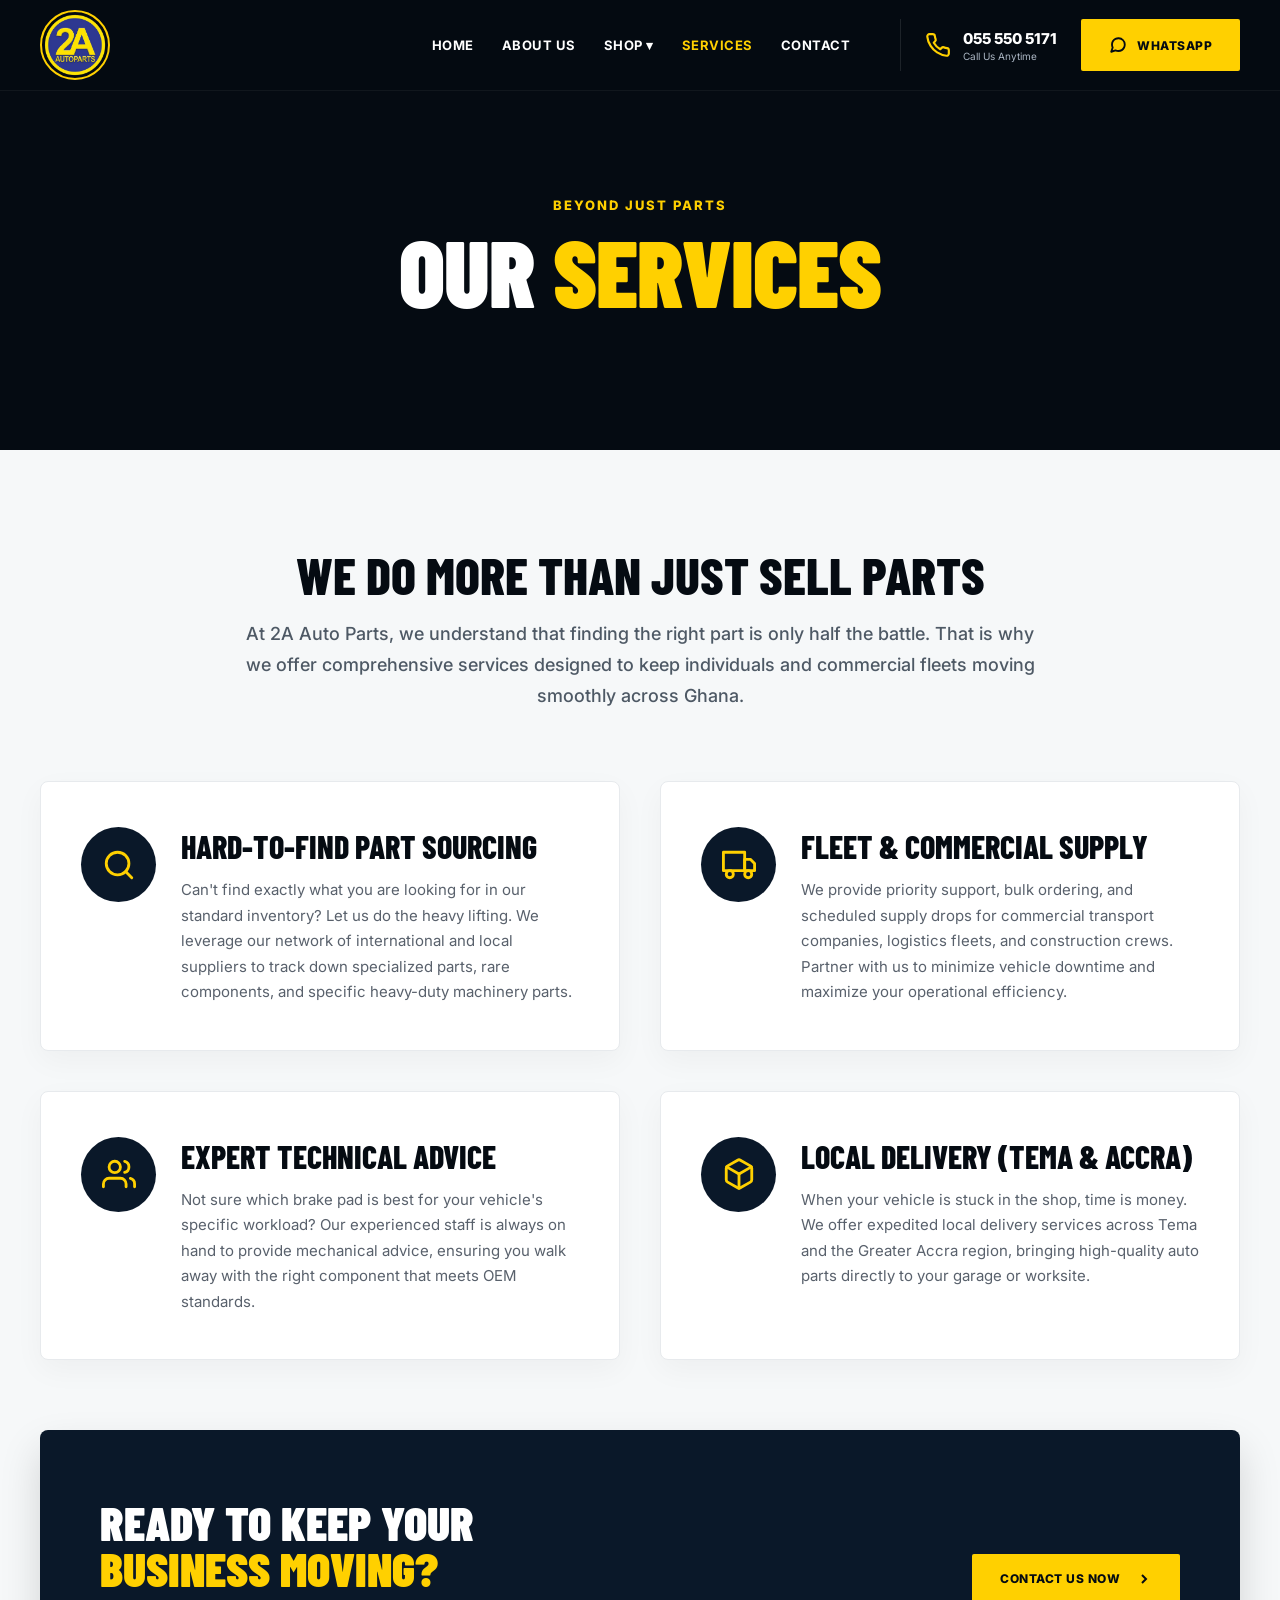
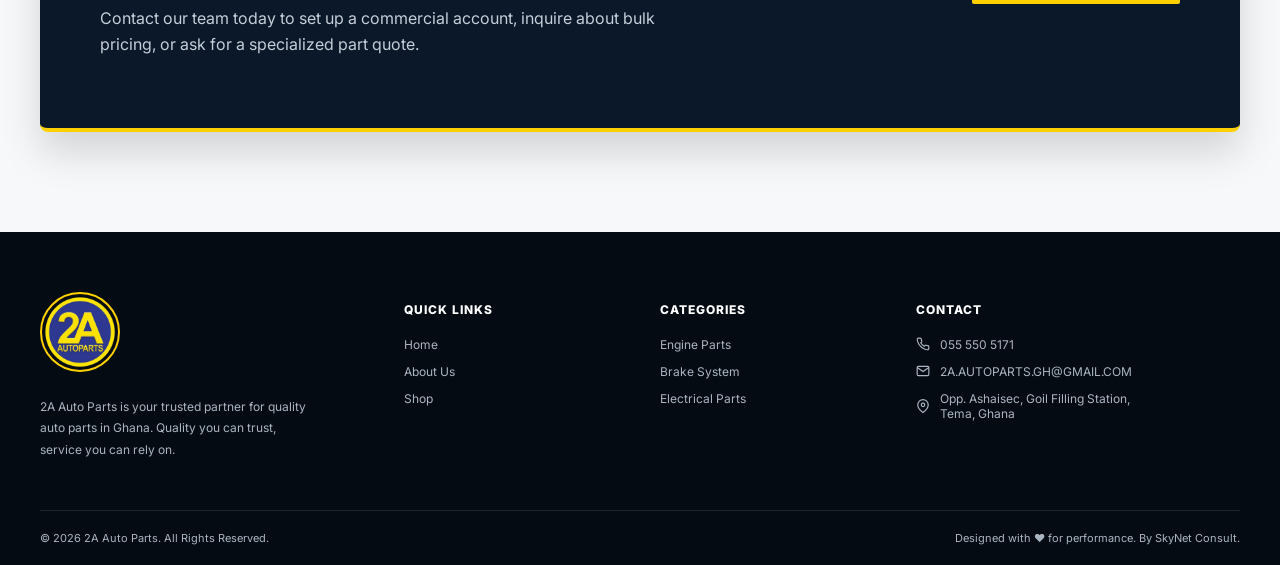
<file: services.html>
<!DOCTYPE html>
<html lang="en">
<head>
  <meta charset="UTF-8">
  <meta name="viewport" content="width=device-width, initial-scale=1.0">
  <title>2A Auto Parts | Our Services</title>
  <!-- Favicon -->
  <link rel="icon" type="image/png" href="logo.png">
  <link rel="apple-touch-icon" href="logo.png">
  <link rel="preconnect" href="https://fonts.googleapis.com">
  <link rel="preconnect" href="https://fonts.gstatic.com" crossorigin>
  <link href="https://fonts.googleapis.com/css2?family=Barlow+Condensed:wght@500;600;700;800;900&family=Inter:wght@400;500;600;700;800&display=swap" rel="stylesheet">
  
  <style>
    /* GLOBAL STYLES (Synced with Premium Homepage) */
    * { box-sizing: border-box; margin: 0; padding: 0; }
    :root { --navy: #050b12; --navy-light: #0a1829; --yellow: #ffd000; --white: #fff; --muted: #aab5c2; --border: #e7eaed; }
    
    /* STRICT OVERFLOW PREVENTION FOR MOBILE GAPS */
    html, body { overflow-x: hidden; width: 100%; position: relative; margin: 0; padding: 0; }
    html { scroll-behavior: smooth; }
    body { font-family: 'Inter', Arial, sans-serif; color: #111; background: #f6f8f9; }
    a { text-decoration: none; color: inherit; transition: all 0.25s ease; }
    .container { width: min(1200px, calc(100% - 48px)); margin: auto; }

    /* HEADER & NAVIGATION (FIXED Z-INDEX) */
    .header { position: absolute; z-index: 1000; top: 0; left: 0; width: 100%; border-bottom: 1px solid rgba(255,255,255,.05); background: rgba(5,11,18,.85); backdrop-filter: blur(12px); -webkit-backdrop-filter: blur(12px); }
    .nav { height: 90px; display: flex; align-items: center; gap: 30px; position: relative; }
    /* YELLOW RING ADDED TO LOGO */
    .brand img { width: 70px; height: 70px; border-radius: 50%; display: block; object-fit: cover; position: relative; z-index: 1001; border: 2px solid var(--yellow); }
    
    .nav-links { display: flex; gap: 28px; align-items: center; margin-left: auto; }
    .nav-links a { font-size: 13px; font-weight: 700; color: #fff; position: relative; text-transform: uppercase; letter-spacing: 0.5px; }
    .nav-links a:hover, .nav-links .active { color: var(--yellow); }
    
    .nav-actions { display: flex; align-items: center; gap: 24px; margin-left: 20px; border-left: 1px solid rgba(255,255,255,0.1); padding-left: 24px; }
    .phone { display: flex; gap: 12px; align-items: center; color: #fff; transition: transform 0.2s; }
    .phone:hover { transform: translateY(-2px); }
    .phone-icon { color: var(--yellow); display: flex; align-items: center; }
    .phone small, .phone b { display: block; }
    .phone b { font-size: 15px; font-weight: 800; }
    .phone small { font-size: 10px; color: var(--muted); margin-top: 2px; }

    /* BUTTONS */
    .btn { display: inline-flex; align-items: center; justify-content: center; gap: 10px; padding: 15px 26px; font-size: 12px; font-weight: 800; text-transform: uppercase; letter-spacing: 0.5px; transition: all 0.3s cubic-bezier(0.4, 0, 0.2, 1); border: 2px solid transparent; cursor: pointer; border-radius: 2px; }
    .btn:hover { transform: translateY(-3px); box-shadow: 0 10px 20px rgba(0,0,0,0.15); }
    .btn-yellow { background: var(--yellow); color: var(--navy); }
    .btn-yellow:hover { background: #ffe047; }
    .btn-outline { border-color: rgba(255,255,255,.5); color: #fff; background: transparent; }
    .btn-outline:hover { background: #fff; color: var(--navy); }

    /* MOBILE MENU ICON & OVERLAY */
    .menu-toggle { display: none; background: none; border: 0; color: #fff; cursor: pointer; transition: color 0.2s; z-index: 1002; position: relative; }
    .menu-toggle:hover { color: var(--yellow); }
    .nav-overlay { position: fixed; inset: 0; background: rgba(0,0,0,0.8); backdrop-filter: blur(5px); -webkit-backdrop-filter: blur(5px); z-index: 998; opacity: 0; visibility: hidden; transition: 0.4s ease; }
    .nav-overlay.mobile-open { opacity: 1; visibility: visible; }

    /* INNER HERO */
    .inner-hero { min-height: 450px; background: #050b12 url("https://images.unsplash.com/photo-1619642751034-765dfdf7c58e?auto=format&fit=crop&w=2000&q=85") center/cover no-repeat; display: flex; align-items: center; position: relative; padding-top: 80px; }
    .hero-overlay { position: absolute; inset: 0; background: linear-gradient(90deg, rgba(5,11,18,0.95) 0%, rgba(5,11,18,0.7) 50%, rgba(5,11,18,0.1) 100%); }
    .hero-content { position: relative; z-index: 2; padding: 40px 0 60px; text-align: center; width: 100%; }
    .eyebrow { color: var(--yellow); font-size: 13px; font-weight: 800; letter-spacing: 2px; margin-bottom: 15px; text-transform: uppercase; }
    .inner-hero h1 { font-family: "Barlow Condensed", sans-serif; font-size: clamp(60px, 8vw, 95px); line-height: 0.9; color: #fff; font-weight: 900; letter-spacing: -1px; text-transform: uppercase; }
    .inner-hero h1 span { color: var(--yellow); }

    /* SERVICES LAYOUT */
    .services-wrapper { padding: 100px 0; background: #f6f8f9; }
    .service-intro { text-align: center; max-width: 800px; margin: 0 auto 70px; }
    .service-intro h2 { font-family: "Barlow Condensed", sans-serif; font-size: 52px; color: var(--navy); line-height: 0.95; margin-bottom: 20px; font-weight: 800; text-transform: uppercase; }
    .service-intro p { color: #4e5965; font-size: 18px; line-height: 1.7; font-weight: 500; }

    .services-grid { display: grid; grid-template-columns: 1fr 1fr; gap: 40px; margin-bottom: 70px; }
    .service-card { display: flex; gap: 25px; padding: 45px 40px; background: #fff; border: 1px solid var(--border); border-radius: 8px; transition: all 0.3s ease; box-shadow: 0 10px 30px rgba(5,11,18,0.04); }
    .service-card:hover { transform: translateY(-8px); box-shadow: 0 20px 40px rgba(5,11,18,0.08); border-color: var(--yellow); }
    
    .service-icon { flex-shrink: 0; width: 75px; height: 75px; background: var(--navy-light); color: var(--yellow); border-radius: 50%; display: flex; align-items: center; justify-content: center; }
    .service-icon svg { width: 34px; height: 34px; }
    
    .service-content h3 { font-family: "Barlow Condensed", sans-serif; font-size: 32px; color: var(--navy); margin-bottom: 12px; font-weight: 800; text-transform: uppercase; }
    .service-content p { color: #59616c; font-size: 15px; line-height: 1.7; margin-bottom: 0; }
    
    /* CTA SECTION */
    .cta-banner { background: var(--navy-light); border-radius: 8px; padding: 70px 60px; display: flex; align-items: center; justify-content: space-between; gap: 40px; box-shadow: 0 20px 40px rgba(0,0,0,0.15); position: relative; overflow: hidden; border-bottom: 4px solid var(--yellow); }
    .cta-banner::before { content: ''; position: absolute; right: 0; top: 0; width: 50%; height: 100%; background: url("https://images.unsplash.com/photo-1504222490345-c075b6008014?auto=format&fit=crop&w=1000&q=80") center/cover; opacity: 0.25; mask-image: linear-gradient(to left, black, transparent); -webkit-mask-image: linear-gradient(to left, black, transparent); }
    .cta-text { position: relative; z-index: 2; max-width: 600px; color: #fff; }
    .cta-text h2 { font-family: "Barlow Condensed", sans-serif; font-size: 48px; margin-bottom: 15px; line-height: 0.95; font-weight: 900; text-transform: uppercase; }
    .cta-text h2 span { color: var(--yellow); }
    .cta-text p { color: #c5ced8; font-size: 16px; line-height: 1.6; }
    .cta-button-group { position: relative; z-index: 2; flex-shrink: 0; }

    /* FOOTER */
    footer { background: var(--navy); color: #aab5c2; padding: 60px 0 20px; }
    .footer-grid { display: grid; grid-template-columns: 1.5fr 1fr 1fr 1.5fr; gap: 40px; }
    .footer-logo { width: 80px; height: 80px; border-radius: 50%; margin-bottom: 20px; border: 2px solid var(--yellow); object-fit: cover; }
    .footer-grid p { font-size: 12px; line-height: 1.8; max-width: 280px; }
    .footer-grid h4 { color: #fff; font-size: 12px; letter-spacing: 1px; margin: 10px 0 20px; text-transform: uppercase; font-weight: 800; }
    .footer-grid a, .footer-grid span { display: flex; align-items: center; gap: 10px; font-size: 12px; margin: 12px 0; color: #aab5c2; transition: color 0.2s; }
    .footer-grid a:hover { color: var(--yellow); }
    .copyright { border-top: 1px solid rgba(255,255,255,0.1); margin-top: 50px; padding-top: 20px; font-size: 11px; display: flex; justify-content: space-between; align-items: center; }

    /* ANIMATIONS */
    .animate-on-scroll { opacity: 0; transform: translateY(30px); transition: opacity 0.8s ease-out, transform 0.8s ease-out; }
    .animate-on-scroll.is-visible { opacity: 1; transform: translateY(0); }

    /* RESPONSIVE & PERFECT SIDEBAR MENU */
    @media(max-width: 950px) {
      .nav-links {
        display: flex; flex-direction: column; align-items: flex-start; position: fixed; 
        /* Sidebar layout strictly locked to viewport bounds */
        top: 0; bottom: 0; left: auto; right: -320px; height: 100vh; height: 100dvh;
        width: 320px; background: #050b12; box-shadow: -15px 0 50px rgba(0,0,0,0.9);
        padding: 100px 40px 40px; transition: right 0.4s cubic-bezier(0.4, 0, 0.2, 1); 
        z-index: 999; overflow-y: auto;
      }
      .nav-links.mobile-open { right: 0; }
      .nav-links a { font-size: 18px; padding: 15px 0; border-bottom: 1px solid rgba(255,255,255,0.05); width: 100%; color: #fff;}
      .nav-links a:hover, .nav-links .active { color: var(--yellow); }
      .menu-toggle { display: block; margin-left: auto; }
      .nav-actions { display: none; }
      
      .services-grid { grid-template-columns: 1fr; }
      .cta-banner { flex-direction: column; text-align: center; align-items: center; padding: 50px 30px; }
      .cta-banner::before { width: 100%; mask-image: linear-gradient(to top, black, transparent); -webkit-mask-image: linear-gradient(to top, black, transparent); }
    }

    @media(max-width: 680px) {
      .container { width: min(100% - 28px, 1200px); }
      .nav { height: 75px; }
      .brand img { width: 55px; height: 55px; }
      .inner-hero { min-height: 400px; padding-top: 60px; text-align: center; }
      .inner-hero h1 { font-size: 55px; }
      
      .services-wrapper { padding: 70px 0; }
      .service-intro h2 { font-size: 42px; }
      .service-card { flex-direction: column; gap: 20px; padding: 40px 25px; text-align: center; align-items: center; }
      
      .footer-grid { grid-template-columns: 1fr; gap: 30px; }
      .copyright { flex-direction: column; gap: 10px; text-align: center; }
    }
  </style>
</head>
<body>
  <div class="nav-overlay"></div>

  <header class="header" id="top">
    <div class="container nav">
      <a class="brand" href="index.html" aria-label="2A Auto Parts home">
        <img src="logo.png" alt="2A Auto Parts logo" loading="lazy">
      </a>

      <button class="menu-toggle" aria-label="Open menu" aria-expanded="false">
        <svg width="28" height="28" viewBox="0 0 24 24" fill="none" stroke="currentColor" stroke-width="2" stroke-linecap="round"><line x1="3" y1="12" x2="21" y2="12"></line><line x1="3" y1="6" x2="21" y2="6"></line><line x1="3" y1="18" x2="21" y2="18"></line></svg>
      </button>

      <nav class="nav-links">
        <a href="index.html">Home</a>
        <a href="about.html">About Us</a>
        <a href="shop.html">Shop ▾</a>
        <a class="active" href="services.html">Services</a>
        <a href="contact.html">Contact</a>
      </nav>

      <div class="nav-actions">
        <a class="phone" href="tel:+233555505171">
          <span class="phone-icon">
            <svg width="26" height="26" viewBox="0 0 24 24" fill="none" stroke="currentColor" stroke-width="2" stroke-linecap="round" stroke-linejoin="round"><path d="M22 16.92v3a2 2 0 0 1-2.18 2 19.79 19.79 0 0 1-8.63-3.07 19.5 19.5 0 0 1-6-6 19.79 19.79 0 0 1-3.07-8.67A2 2 0 0 1 4.11 2h3a2 2 0 0 1 2 1.72 12.84 12.84 0 0 0 .7 2.81 2 2 0 0 1-.45 2.11L8.09 9.91a16 16 0 0 0 6 6l1.27-1.27a2 2 0 0 1 2.11-.45 12.84 12.84 0 0 0 2.81.7A2 2 0 0 1 22 16.92z"></path></svg>
          </span>
          <span><b>055 550 5171</b><small>Call Us Anytime</small></span>
        </a>
        <a class="btn btn-yellow" href="https://wa.me/233555505171" target="_blank" rel="noopener">
          <svg width="18" height="18" viewBox="0 0 24 24" fill="none" stroke="currentColor" stroke-width="2.5" stroke-linecap="round" stroke-linejoin="round"><path d="M21 11.5a8.38 8.38 0 0 1-.9 3.8 8.5 8.5 0 0 1-7.6 4.7 8.38 8.38 0 0 1-3.8-.9L3 21l1.9-5.7a8.38 8.38 0 0 1-.9-3.8 8.5 8.5 0 0 1 4.7-7.6 8.38 8.38 0 0 1 3.8-.9h.5a8.48 8.48 0 0 1 8 8v.5z"></path></svg>
          WhatsApp
        </a>
      </div>
    </div>
  </header>

  <main>
    <section class="inner-hero">
      <div class="hero-overlay"></div>
      <div class="container hero-content animate-on-scroll">
        <p class="eyebrow">BEYOND JUST PARTS</p>
        <h1>OUR <span>SERVICES</span></h1>
      </div>
    </section>

    <section class="services-wrapper">
      <div class="container">
        
        <div class="service-intro animate-on-scroll">
          <h2>We Do More Than Just Sell Parts</h2>
          <p>At 2A Auto Parts, we understand that finding the right part is only half the battle. That is why we offer comprehensive services designed to keep individuals and commercial fleets moving smoothly across Ghana.</p>
        </div>

        <div class="services-grid">
          
          <div class="service-card animate-on-scroll">
            <div class="service-icon">
              <svg viewBox="0 0 24 24" fill="none" stroke="currentColor" stroke-width="2" stroke-linecap="round" stroke-linejoin="round"><circle cx="11" cy="11" r="8"></circle><line x1="21" y1="21" x2="16.65" y2="16.65"></line></svg>
            </div>
            <div class="service-content">
              <h3>Hard-to-Find Part Sourcing</h3>
              <p>Can't find exactly what you are looking for in our standard inventory? Let us do the heavy lifting. We leverage our network of international and local suppliers to track down specialized parts, rare components, and specific heavy-duty machinery parts.</p>
            </div>
          </div>

          <div class="service-card animate-on-scroll">
            <div class="service-icon">
              <svg viewBox="0 0 24 24" fill="none" stroke="currentColor" stroke-width="2" stroke-linecap="round" stroke-linejoin="round"><rect x="1" y="3" width="15" height="13"></rect><polygon points="16 8 20 8 23 11 23 16 16 16 16 8"></polygon><circle cx="5.5" cy="18.5" r="2.5"></circle><circle cx="18.5" cy="18.5" r="2.5"></circle></svg>
            </div>
            <div class="service-content">
              <h3>Fleet & Commercial Supply</h3>
              <p>We provide priority support, bulk ordering, and scheduled supply drops for commercial transport companies, logistics fleets, and construction crews. Partner with us to minimize vehicle downtime and maximize your operational efficiency.</p>
            </div>
          </div>

          <div class="service-card animate-on-scroll">
            <div class="service-icon">
              <svg viewBox="0 0 24 24" fill="none" stroke="currentColor" stroke-width="2" stroke-linecap="round" stroke-linejoin="round"><path d="M17 21v-2a4 4 0 0 0-4-4H5a4 4 0 0 0-4 4v2"></path><circle cx="9" cy="7" r="4"></circle><path d="M23 21v-2a4 4 0 0 0-3-3.87"></path><path d="M16 3.13a4 4 0 0 1 0 7.75"></path></svg>
            </div>
            <div class="service-content">
              <h3>Expert Technical Advice</h3>
              <p>Not sure which brake pad is best for your vehicle's specific workload? Our experienced staff is always on hand to provide mechanical advice, ensuring you walk away with the right component that meets OEM standards.</p>
            </div>
          </div>

          <div class="service-card animate-on-scroll">
            <div class="service-icon">
              <svg viewBox="0 0 24 24" fill="none" stroke="currentColor" stroke-width="2" stroke-linecap="round" stroke-linejoin="round"><path d="M21 16V8a2 2 0 0 0-1-1.73l-7-4a2 2 0 0 0-2 0l-7 4A2 2 0 0 0 3 8v8a2 2 0 0 0 1 1.73l7 4a2 2 0 0 0 2 0l7-4A2 2 0 0 0 21 16z"></path><polyline points="3.27 6.96 12 12.01 20.73 6.96"></polyline><line x1="12" y1="22.08" x2="12" y2="12"></line></svg>
            </div>
            <div class="service-content">
              <h3>Local Delivery (Tema & Accra)</h3>
              <p>When your vehicle is stuck in the shop, time is money. We offer expedited local delivery services across Tema and the Greater Accra region, bringing high-quality auto parts directly to your garage or worksite.</p>
            </div>
          </div>

        </div>

        <div class="cta-banner animate-on-scroll">
          <div class="cta-text">
            <h2>Ready to Keep Your<br><span>Business Moving?</span></h2>
            <p>Contact our team today to set up a commercial account, inquire about bulk pricing, or ask for a specialized part quote.</p>
          </div>
          <div class="cta-button-group">
            <a class="btn btn-yellow" href="contact.html">
              Contact Us Now 
              <svg style="margin-left: 6px;" width="16" height="16" viewBox="0 0 24 24" fill="none" stroke="currentColor" stroke-width="3"><polyline points="9 18 15 12 9 6"></polyline></svg>
            </a>
          </div>
        </div>

      </div>
    </section>
  </main>

  <footer>
    <div class="container footer-grid animate-on-scroll">
      <div>
        <img src="logo.png" alt="2A Auto Parts" class="footer-logo" loading="lazy">
        <p>2A Auto Parts is your trusted partner for quality auto parts in Ghana. Quality you can trust, service you can rely on.</p>
      </div>
      <div>
        <h4>QUICK LINKS</h4>
        <a href="index.html">Home</a>
        <a href="about.html">About Us</a>
        <a href="shop.html">Shop</a>
      </div>
      <div>
        <h4>CATEGORIES</h4>
        <a href="shop.html">Engine Parts</a>
        <a href="shop.html">Brake System</a>
        <a href="shop.html">Electrical Parts</a>
      </div>
      <div>
        <h4>CONTACT</h4>
        <a href="tel:+233555505171"><svg width="14" height="14" viewBox="0 0 24 24" fill="none" stroke="currentColor" stroke-width="2"><path d="M22 16.92v3a2 2 0 0 1-2.18 2 19.79 19.79 0 0 1-8.63-3.07 19.5 19.5 0 0 1-6-6 19.79 19.79 0 0 1-3.07-8.67A2 2 0 0 1 4.11 2h3a2 2 0 0 1 2 1.72 12.84 12.84 0 0 0 .7 2.81 2 2 0 0 1-.45 2.11L8.09 9.91a16 16 0 0 0 6 6l1.27-1.27a2 2 0 0 1 2.11-.45 12.84 12.84 0 0 0 2.81.7A2 2 0 0 1 22 16.92z"></path></svg> 055 550 5171</a>
        <a href="mailto:2A.AUTOPARTS.GH@GMAIL.COM"><svg width="14" height="14" viewBox="0 0 24 24" fill="none" stroke="currentColor" stroke-width="2"><path d="M4 4h16c1.1 0 2 .9 2 2v12c0 1.1-.9 2-2 2H4c-1.1 0-2-.9-2-2V6c0-1.1.9-2 2-2z"></path><polyline points="22,6 12,13 2,6"></polyline></svg> 2A.AUTOPARTS.GH@GMAIL.COM</a>
        <span><svg width="14" height="14" viewBox="0 0 24 24" fill="none" stroke="currentColor" stroke-width="2"><path d="M21 10c0 7-9 13-9 13s-9-6-9-13a9 9 0 0 1 18 0z"></path><circle cx="12" cy="10" r="3"></circle></svg> Opp. Ashaisec, Goil Filling Station,<br>Tema, Ghana</span>
      </div>
    </div>
    <div class="container copyright">
      <span>© 2026 2A Auto Parts. All Rights Reserved.</span>
      <span>Designed with ♥ for performance. By SkyNet Consult.</span>
    </div>
  </footer>

  <script src="global.js"></script>
</body>
</html>
</file>
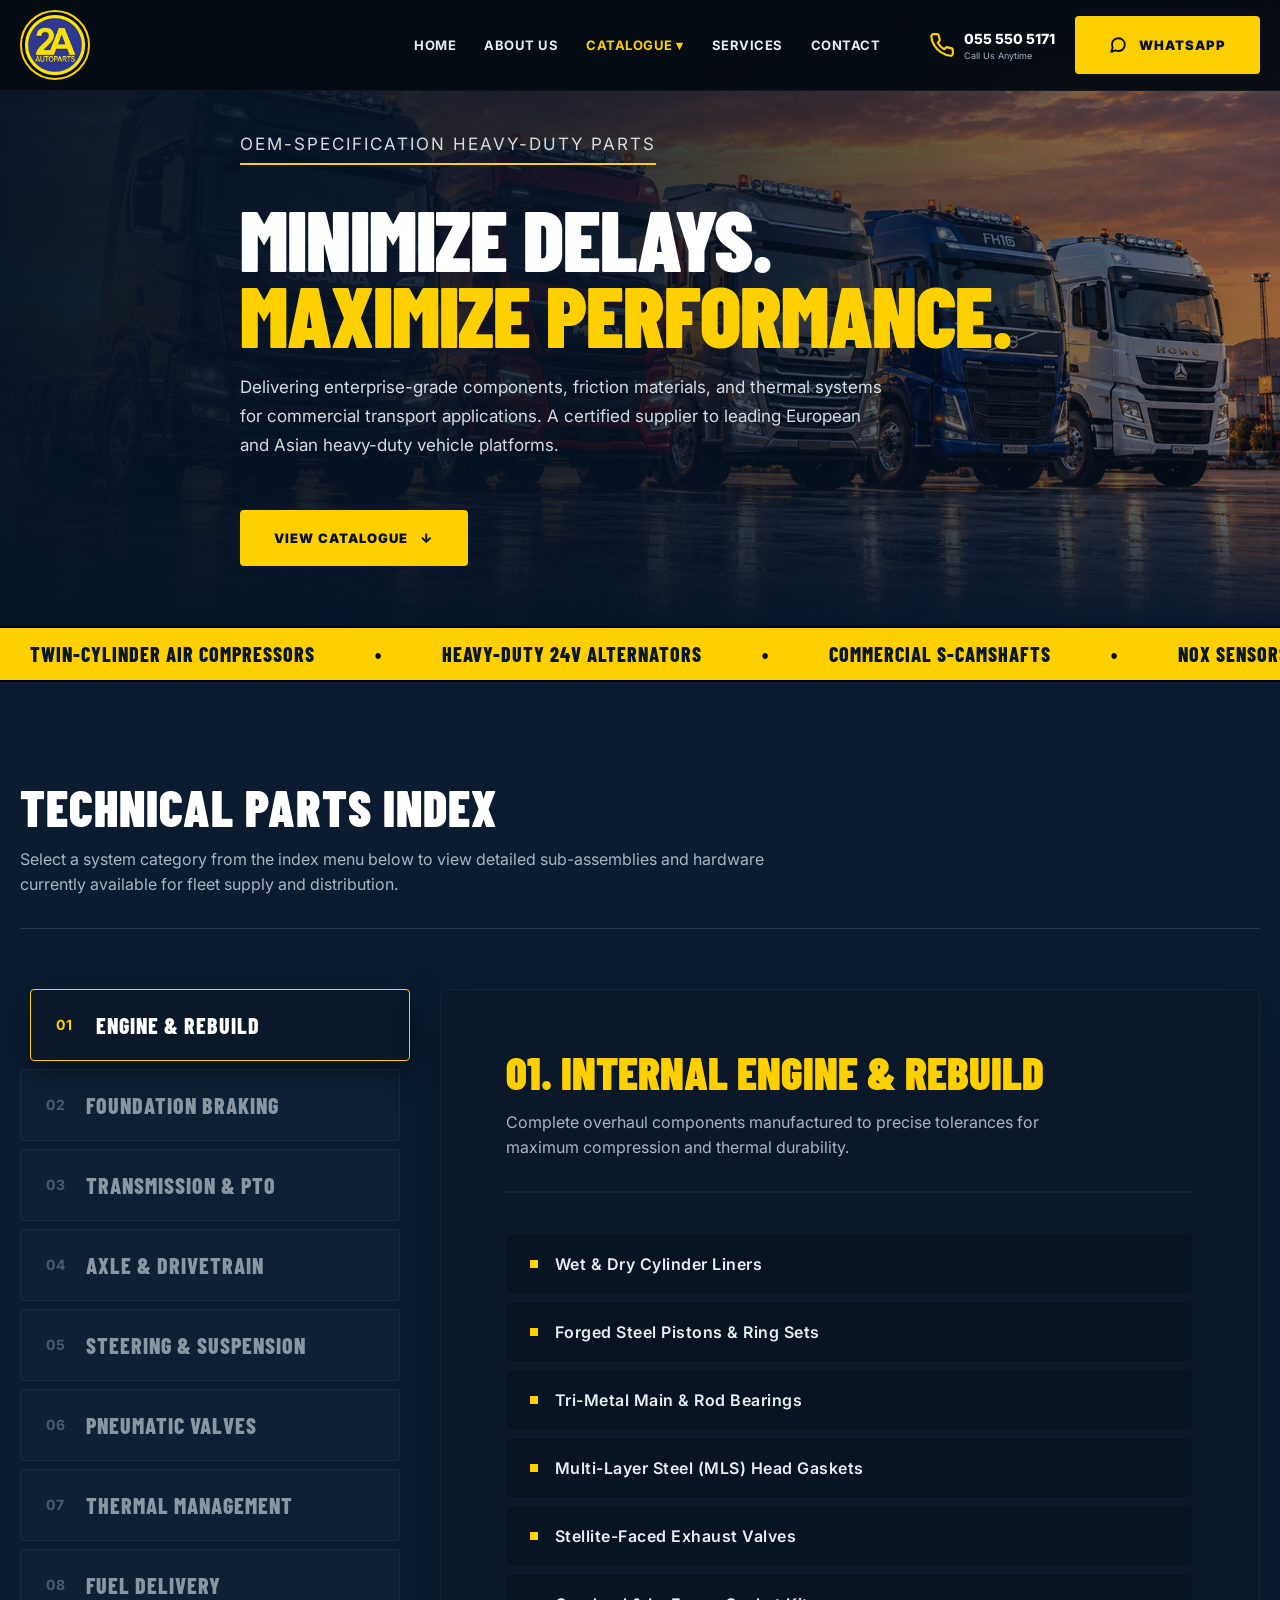
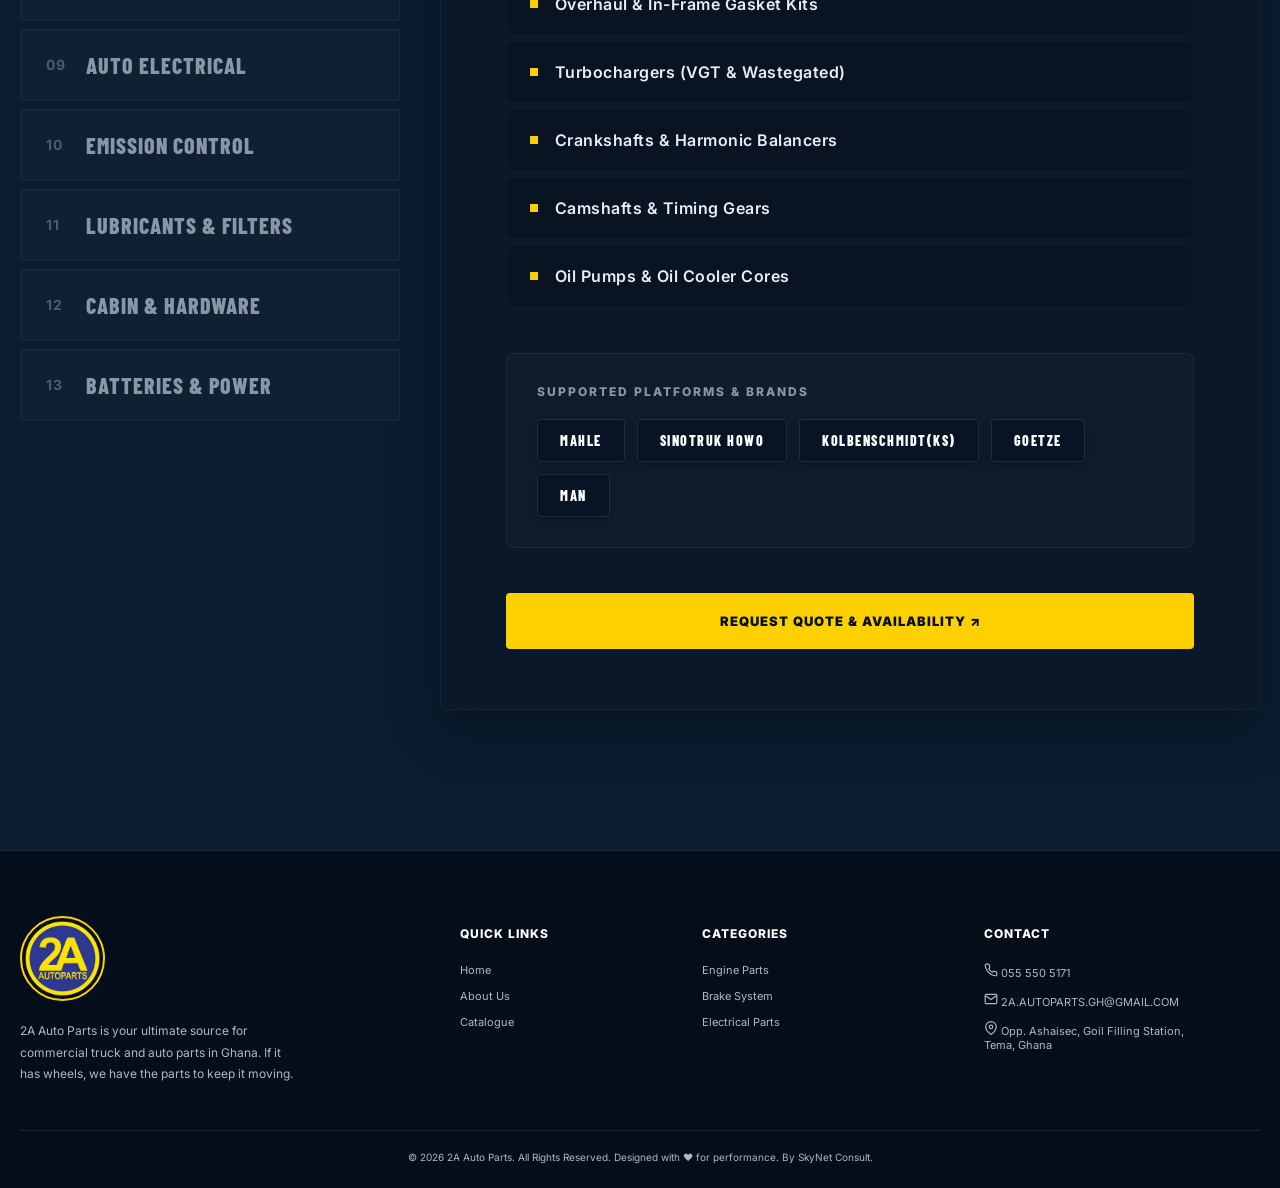
<file: shop.html>
<!DOCTYPE html>
<html lang="en">
<head>
  <meta charset="UTF-8">
  <meta name="viewport" content="width=device-width, initial-scale=1.0">
  <title>2A Auto Parts | Commercial Parts Catalogue</title>
  <!-- Favicon -->
  <link rel="icon" type="image/png" href="logo.png">
  <link rel="apple-touch-icon" href="logo.png">
  <link rel="preconnect" href="https://fonts.googleapis.com">
  <link rel="preconnect" href="https://fonts.gstatic.com" crossorigin>
  <link href="https://fonts.googleapis.com/css2?family=Barlow+Condensed:wght@500;600;700;800;900&family=Inter:wght@400;500;600;700;800&display=swap" rel="stylesheet">
  
  <style>
    /* GLOBAL STYLES */
    * { box-sizing: border-box; margin: 0; padding: 0; }
    :root { --navy: #061426; --navy2: #0b1c31; --yellow: #ffd000; --white: #fff; --muted: #aab5c2; --line: rgba(255,255,255,.12); }
    
    /* STRICT OVERFLOW PREVENTION FOR MOBILE GAPS */
    html, body { overflow-x: hidden; width: 100%; position: relative; margin: 0; padding: 0; }
    html { scroll-behavior: smooth; }
    body { font-family: 'Inter', Arial, sans-serif; color: #111; background: #0b1c31; } 
    a { text-decoration: none; color: inherit; transition: color 0.25s ease; }
    .container { width: min(1350px, calc(100% - 40px)); margin: auto; }

    /* HEADER & NAVIGATION */
    .header { position: absolute; z-index: 1000; top: 0; left: 0; width: 100%; border-bottom: 1px solid rgba(255,255,255,.05); background: rgba(5,11,18,.95); backdrop-filter: blur(12px); -webkit-backdrop-filter: blur(12px); }
    .nav { height: 90px; display: flex; align-items: center; gap: 34px; position: relative; }
    .brand img { width: 70px; height: 70px; border-radius: 50%; display: block; object-fit: cover; position: relative; z-index: 1001; border: 2px solid var(--yellow); }
    .nav-links { display: flex; gap: 28px; align-items: center; margin-left: auto; transition: all 0.3s ease; }
    .nav-links a { font-size: 13px; font-weight: 700; color: #e8edf2; position: relative; text-transform: uppercase; letter-spacing: 0.5px; }
    .nav-links a:hover, .nav-links .active { color: var(--yellow); }
    .nav-actions { display: flex; align-items: center; gap: 20px; margin-left: 15px; }

    /* CONTACT DETAILS IN HEADER */
    .phone { display: flex; gap: 9px; align-items: center; color: #fff; transition: transform 0.2s; }
    .phone:hover { transform: translateY(-2px); }
    .phone-icon { color: var(--yellow); display: flex; align-items: center; }
    .phone small, .phone b { display: block; }
    .phone b { font-size: 14px; font-weight: 800; }
    .phone small { font-size: 9px; color: #aab5c2; margin-top: 3px; }

    /* BUTTONS */
    .btn { display: inline-flex; align-items: center; justify-content: center; gap: 12px; padding: 18px 32px; font-size: 13px; font-weight: 900; text-transform: uppercase; letter-spacing: 1px; transition: all 0.3s cubic-bezier(0.4, 0, 0.2, 1); border: 2px solid transparent; cursor: pointer; border-radius: 4px; }
    .btn:hover { transform: translateY(-3px); box-shadow: 0 10px 20px rgba(0,0,0,0.4); }
    .btn-yellow { background: var(--yellow); color: #07111d; }
    .btn-yellow:hover { background: #ffe047; }

    /* MOBILE MENU ICON & OVERLAY */
    .menu-toggle { display: none; background: none; border: 0; color: #fff; cursor: pointer; transition: color 0.2s; z-index: 1002; position: relative; }
    .menu-toggle:hover { color: var(--yellow); }
    .nav-overlay { fixed; inset: 0; background: rgba(0,0,0,0.8); backdrop-filter: blur(5px); -webkit-backdrop-filter: blur(5px); z-index: 998; opacity: 0; visibility: hidden; transition: 0.4s ease; }
    .nav-overlay.mobile-open { opacity: 1; visibility: visible; }

    /* INNER HERO - HIGH END B2B FOCUS */
    .inner-hero { min-height: 550px; background: #050b12 url("hero-shop.png") center/cover no-repeat; display: flex; align-items: center; position: relative; padding-top: 90px; }
    .hero-overlay { position: absolute; inset: 0; background: linear-gradient(90deg, rgba(6,20,38,.98) 0%, rgba(6,20,38,.85) 45%, rgba(6,20,38,.4) 100%), linear-gradient(0deg, rgba(11,28,49,1), transparent 30%); }
    .hero-content { position: relative; z-index: 2; padding: 40px 0 60px; width: 100%; max-width: 800px; }
    .eyebrow { color: var(--yellow); font-size: 13px; font-weight: 900; letter-spacing: 2px; margin-bottom: 16px; text-transform: uppercase; display: inline-block; border-bottom: 2px solid var(--yellow); padding-bottom: 4px; }
    .inner-hero h1 { font-family: "Barlow Condensed", sans-serif; font-size: clamp(50px, 7.5vw, 85px); line-height: .9; color: #fff; font-weight: 900; letter-spacing: -1px; margin-bottom: 20px; text-transform: uppercase; }
    .inner-hero h1 span { color: var(--yellow); }
    .inner-hero p { color: #d5dbe2; font-size: 17px; line-height: 1.7; font-weight: 400; max-width: 650px; margin-bottom: 35px; }

    /* INFINITE SCROLLING TICKER */
    .ticker-wrap { background: var(--yellow); padding: 14px 0; overflow: hidden; position: relative; z-index: 10; border-top: 2px solid #000; border-bottom: 2px solid #000; }
    .ticker { display: flex; white-space: nowrap; animation: ticker 40s linear infinite; font-family: "Barlow Condensed", sans-serif; font-size: 20px; font-weight: 800; color: #07172a; text-transform: uppercase; letter-spacing: 1px; }
    .ticker-item { padding: 0 30px; display: flex; align-items: center; }
    .ticker-item::after { content: '•'; margin-left: 60px; color: #000; }
    @keyframes ticker { 0% { transform: translate3d(0, 0, 0); } 100% { transform: translate3d(-50%, 0, 0); } }

    /* TABBED DASHBOARD CATALOGUE SECTION */
    .catalog-section { padding: 100px 0 140px; }
    .section-heading { margin-bottom: 60px; border-bottom: 1px solid var(--line); padding-bottom: 30px; }
    .section-heading h2 { font-family: "Barlow Condensed", sans-serif; font-size: clamp(38px, 5vw, 50px); font-weight: 900; color: #fff; line-height: 1; margin-bottom: 15px; text-transform: uppercase; letter-spacing: 1px; }
    .section-heading p { color: #aab5c2; font-size: 16px; max-width: 800px; line-height: 1.6; }

    /* DASHBOARD LAYOUT */
    .dashboard-container { display: grid; grid-template-columns: 380px 1fr; gap: 40px; align-items: start; }
    
    /* LEFT SIDEBAR TABS */
    .catalog-tabs { display: flex; flex-direction: column; gap: 8px; }
    .catalog-tab { 
      background: rgba(255,255,255,0.02); border: 1px solid rgba(255,255,255,0.05); 
      padding: 22px 25px; text-align: left; color: #8a96a3; 
      font-family: "Barlow Condensed", sans-serif; font-size: 22px; font-weight: 800; 
      text-transform: uppercase; letter-spacing: 1px; cursor: pointer; 
      transition: all 0.3s cubic-bezier(0.4, 0, 0.2, 1); border-radius: 4px;
      display: flex; align-items: center; gap: 15px;
    }
    .catalog-tab .tab-num { font-size: 14px; opacity: 0.5; font-family: 'Inter', sans-serif; font-weight: 700; width: 25px; }
    .catalog-tab:hover { background: rgba(255,255,255,0.05); color: #fff; transform: translateX(5px); }
    .catalog-tab.active { background: #0a1829; color: #fff; border-color: var(--yellow); box-shadow: 0 10px 30px rgba(0,0,0,0.5); transform: translateX(10px); }
    .catalog-tab.active .tab-num { color: var(--yellow); opacity: 1; }

    /* RIGHT CONTENT PANES */
    .catalog-pane { 
      display: none; background: #0a1829; padding: 60px 65px; 
      border-radius: 8px; border: 1px solid rgba(255,255,255,0.05); 
      box-shadow: 0 20px 50px rgba(0,0,0,0.3);
      animation: fadeUp 0.5s cubic-bezier(0.16, 1, 0.3, 1) forwards;
    }
    .catalog-pane.active { display: block; }
    
    @keyframes fadeUp {
      from { opacity: 0; transform: translateY(20px); }
      to { opacity: 1; transform: translateY(0); }
    }

    .pane-header { margin-bottom: 40px; padding-bottom: 30px; border-bottom: 2px solid rgba(255,255,255,0.05); }
    .pane-header h3 { font-family: "Barlow Condensed", sans-serif; font-size: 45px; font-weight: 900; color: var(--yellow); text-transform: uppercase; line-height: 1; margin-bottom: 15px; }
    .pane-header p { color: #aab5c2; font-size: 16px; line-height: 1.6; max-width: 600px; }

    /* VERTICAL STACKED LIST (One on top of the other) */
    .tech-specs { list-style: none; display: flex; flex-direction: column; margin-bottom: 40px; }
    .tech-specs li { 
      font-size: 16px; color: #e8edf2; display: flex; align-items: center; 
      line-height: 1.5; font-weight: 600; padding: 18px 22px;
      background: rgba(0,0,0,0.15); border: 1px solid rgba(255,255,255,0.03);
      margin-bottom: 6px; border-radius: 6px; letter-spacing: 0.5px;
      transition: all 0.2s ease;
    }
    .tech-specs li:hover { background: rgba(255,208,0,0.05); border-color: rgba(255,208,0,0.3); color: #fff; transform: translateX(4px); }
    .tech-specs li::before { content: '■'; color: var(--yellow); margin-right: 15px; font-size: 11px; margin-top: 1px; }

    /* BRAND LOGOS SECTION */
    .brand-section { margin-bottom: 45px; padding: 30px; background: rgba(255,255,255,0.02); border-radius: 8px; border: 1px solid rgba(255,255,255,0.05); }
    .brand-section h5 { color: #8a96a3; font-size: 12px; font-weight: 800; text-transform: uppercase; letter-spacing: 2px; margin-bottom: 20px; display: block; }
    .brand-logos { display: flex; flex-wrap: wrap; gap: 12px; }
    .brand-badge { 
      background: #061426; 
      border: 1px solid rgba(255,255,255,0.1); 
      padding: 12px 22px; 
      font-size: 14px; 
      font-weight: 800; 
      color: #fff; 
      text-transform: uppercase; 
      letter-spacing: 1.5px; 
      border-radius: 4px;
      font-family: "Barlow Condensed", sans-serif;
      box-shadow: 0 4px 10px rgba(0,0,0,0.2);
    }
    
    .catalog-pane .btn { width: 100%; }

    /* FOOTER */
    footer { background: #040e1a; color: #aeb8c4; padding: 65px 0 25px; border-top: 1px solid rgba(255,255,255,0.1); }
    .footer-grid { display: grid; grid-template-columns: 2fr 1fr 1.2fr 1.4fr; gap: 45px; }
    .footer-logo { width: 85px; height: 85px; border-radius: 50%; margin-bottom: 15px; object-fit: cover; border: 2px solid var(--yellow); }
    .footer-grid p { font-size: 12px; line-height: 1.8; max-width: 280px; }
    .footer-grid h4 { color: #fff; font-size: 12px; font-weight: 800; letter-spacing: 1px; margin: 10px 0 22px; text-transform: uppercase; }
    .footer-grid a, .footer-grid span { display: block; font-size: 11px; margin: 12px 0; color: #aeb8c4; transition: color 0.2s; }
    .footer-grid a:hover { color: var(--yellow); }
    .copyright { border-top: 1px solid rgba(255,255,255,0.1); margin-top: 45px; padding-top: 20px; font-size: 10px; text-align: center; }

    /* RESPONSIVE CSS */
    @media(max-width: 1100px) {
      .dashboard-container { grid-template-columns: 320px 1fr; gap: 30px; }
      .catalog-pane { padding: 50px 40px; }
      .pane-header h3 { font-size: 38px; }
    }

    @media(max-width: 950px) {
      .nav-links {
        display: flex; flex-direction: column; align-items: flex-start; position: fixed; 
        top: 0; bottom: 0; left: auto; right: -320px; height: 100vh; height: 100dvh;
        width: 320px; background: #061426; box-shadow: -15px 0 50px rgba(0,0,0,0.9);
        padding: 100px 40px 40px; transition: right 0.4s cubic-bezier(0.4, 0, 0.2, 1); 
        z-index: 999; overflow-y: auto;
      }
      .nav-links.mobile-open { right: 0; }
      .nav-links a { font-size: 18px; padding: 15px 0; border-bottom: 1px solid rgba(255,255,255,0.05); width: 100%; color: #fff;}
      .nav-links a:hover, .nav-links .active { color: var(--yellow); }
      .menu-toggle { display: block; margin-left: auto; }
      .nav-actions { display: none; }
      
      /* Mobile Dashboard Layout */
      .dashboard-container { grid-template-columns: 1fr; gap: 20px; }
      .catalog-tabs { 
        flex-direction: row; overflow-x: auto; padding-bottom: 15px; 
        scroll-snap-type: x mandatory; -webkit-overflow-scrolling: touch;
      }
      .catalog-tabs::-webkit-scrollbar { display: none; }
      .catalog-tab { 
        white-space: nowrap; padding: 15px 25px; font-size: 18px; 
        scroll-snap-align: start; flex-shrink: 0; transform: none !important;
      }
      .catalog-tab.active { box-shadow: none; border: 1px solid var(--yellow); }
    }

    @media(max-width: 680px) {
      .container { width: min(100% - 28px, 1350px); }
      .nav { height: 72px; }
      .brand img { width: 54px; height: 54px; }
      .inner-hero { min-height: 450px; padding-top: 60px; text-align: center; }
      .inner-hero h1 { font-size: 42px; }
      .eyebrow { margin: 0 auto 16px; }
      
      .section-heading h2 { font-size: 32px; }
      
      .catalog-pane { padding: 40px 20px; }
      .pane-header h3 { font-size: 32px; }
      
      .brand-section { padding: 20px; }

      .footer-grid { grid-template-columns: 1fr 1fr; gap: 35px; }
      .footer-grid > div:first-child { grid-column: 1 / -1; }
    }
  </style>
</head>
<body>
  <div class="nav-overlay"></div>

  <header class="header" id="top">
    <div class="container nav">
      <a class="brand" href="index.html" aria-label="2A Auto Parts home">
        <img src="logo.png" alt="2A Auto Parts logo" loading="lazy">
      </a>

      <button class="menu-toggle" aria-label="Open menu" aria-expanded="false">
        <svg width="28" height="28" viewBox="0 0 24 24" fill="none" stroke="currentColor" stroke-width="2" stroke-linecap="round"><line x1="3" y1="12" x2="21" y2="12"></line><line x1="3" y1="6" x2="21" y2="6"></line><line x1="3" y1="18" x2="21" y2="18"></line></svg>
      </button>

      <nav class="nav-links">
        <a href="index.html">Home</a>
        <a href="about.html">About Us</a>
        <a class="active" href="shop.html">Catalogue ▾</a>
        <a href="services.html">Services</a>
        <a href="contact.html">Contact</a>
      </nav>

      <div class="nav-actions">
        <a class="phone" href="tel:+233555505171">
          <span class="phone-icon">
            <svg width="26" height="26" viewBox="0 0 24 24" fill="none" stroke="currentColor" stroke-width="2" stroke-linecap="round" stroke-linejoin="round"><path d="M22 16.92v3a2 2 0 0 1-2.18 2 19.79 19.79 0 0 1-8.63-3.07 19.5 19.5 0 0 1-6-6 19.79 19.79 0 0 1-3.07-8.67A2 2 0 0 1 4.11 2h3a2 2 0 0 1 2 1.72 12.84 12.84 0 0 0 .7 2.81 2 2 0 0 1-.45 2.11L8.09 9.91a16 16 0 0 0 6 6l1.27-1.27a2 2 0 0 1 2.11-.45 12.84 12.84 0 0 0 2.81.7A2 2 0 0 1 22 16.92z"></path></svg>
          </span>
          <span><b>055 550 5171</b><small>Call Us Anytime</small></span>
        </a>
        <a class="btn btn-yellow" href="https://wa.me/233555505171" target="_blank" rel="noopener">
          <svg width="18" height="18" viewBox="0 0 24 24" fill="none" stroke="currentColor" stroke-width="2.5" stroke-linecap="round" stroke-linejoin="round"><path d="M21 11.5a8.38 8.38 0 0 1-.9 3.8 8.5 8.5 0 0 1-7.6 4.7 8.38 8.38 0 0 1-3.8-.9L3 21l1.9-5.7a8.38 8.38 0 0 1-.9-3.8 8.5 8.5 0 0 1 4.7-7.6 8.38 8.38 0 0 1 3.8-.9h.5a8.48 8.48 0 0 1 8 8v.5z"></path></svg>
          WhatsApp
        </a>
      </div>
    </div>
  </header>

  <main>
    <section class="inner-hero">
      <div class="hero-overlay"></div>
      <div class="container hero-content animate-on-scroll">
        <p class="eyebrow">OEM-SPECIFICATION HEAVY-DUTY PARTS</p>
        <h1>MINIMIZE DELAYS.<br><span>MAXIMIZE PERFORMANCE.</span></h1>
        <p>Delivering enterprise-grade components, friction materials, and thermal systems for commercial transport applications. A certified supplier to leading European and Asian heavy-duty vehicle platforms.</p>
        <a class="btn btn-yellow" href="#catalogue" style="margin-top: 15px;">View Catalogue <span>↓</span></a>
      </div>
    </section>

    <div class="ticker-wrap">
      <div class="ticker">
        <div class="ticker-item">Twin-Cylinder Air Compressors</div>
        <div class="ticker-item">Heavy-Duty 24V Alternators</div>
        <div class="ticker-item">Commercial S-Camshafts</div>
        <div class="ticker-item">NOx Sensors & Dosing Modules</div>
        <div class="ticker-item">15W-40 CI-4 Engine Oil</div>
        <div class="ticker-item">Multi-Circuit Protection Valves</div>
        <div class="ticker-item">Tri-Metal Main Bearings</div>
        <div class="ticker-item">Hydraulic Tilt Cylinders</div>
        <div class="ticker-item">Parabolic Leaf Springs</div>
        <div class="ticker-item">Viscous Fan Clutches</div>
        <div class="ticker-item">Common-Rail Injectors</div>
        <!-- DUPLICATE FOR SEAMLESS SCROLL -->
        <div class="ticker-item">Twin-Cylinder Air Compressors</div>
        <div class="ticker-item">Heavy-Duty 24V Alternators</div>
        <div class="ticker-item">Commercial S-Camshafts</div>
        <div class="ticker-item">NOx Sensors & Dosing Modules</div>
        <div class="ticker-item">15W-40 CI-4 Engine Oil</div>
        <div class="ticker-item">Multi-Circuit Protection Valves</div>
        <div class="ticker-item">Tri-Metal Main Bearings</div>
        <div class="ticker-item">Hydraulic Tilt Cylinders</div>
        <div class="ticker-item">Parabolic Leaf Springs</div>
        <div class="ticker-item">Viscous Fan Clutches</div>
        <div class="ticker-item">Common-Rail Injectors</div>
      </div>
    </div>

    <section class="catalog-section" id="catalogue">
      <div class="container">
        
        <div class="section-heading animate-on-scroll">
          <h2>TECHNICAL <span>PARTS INDEX</span></h2>
          <p>Select a system category from the index menu below to view detailed sub-assemblies and hardware currently available for fleet supply and distribution.</p>
        </div>

        <div class="dashboard-container animate-on-scroll">
          
          <!-- LEFT SIDEBAR: CATEGORY TABS -->
          <div class="catalog-tabs">
            <button class="catalog-tab active" data-target="cat-1"><span class="tab-num">01</span> Engine & Rebuild</button>
            <button class="catalog-tab" data-target="cat-2"><span class="tab-num">02</span> Foundation Braking</button>
            <button class="catalog-tab" data-target="cat-3"><span class="tab-num">03</span> Transmission & PTO</button>
            <button class="catalog-tab" data-target="cat-4"><span class="tab-num">04</span> Axle & Drivetrain</button>
            <button class="catalog-tab" data-target="cat-5"><span class="tab-num">05</span> Steering & Suspension</button>
            <button class="catalog-tab" data-target="cat-6"><span class="tab-num">06</span> Pneumatic Valves</button>
            <button class="catalog-tab" data-target="cat-7"><span class="tab-num">07</span> Thermal Management</button>
            <button class="catalog-tab" data-target="cat-8"><span class="tab-num">08</span> Fuel Delivery</button>
            <button class="catalog-tab" data-target="cat-9"><span class="tab-num">09</span> Auto Electrical</button>
            <button class="catalog-tab" data-target="cat-10"><span class="tab-num">10</span> Emission Control</button>
            <button class="catalog-tab" data-target="cat-11"><span class="tab-num">11</span> Lubricants & Filters</button>
            <button class="catalog-tab" data-target="cat-12"><span class="tab-num">12</span> Cabin & Hardware</button>
            <button class="catalog-tab" data-target="cat-13"><span class="tab-num">13</span> Batteries & Power</button>
          </div>

          <!-- RIGHT SIDE: DETAIL PANES -->
          <div class="catalog-displays">
            
            <!-- Category 1 -->
            <div class="catalog-pane active" id="cat-1">
              <div class="pane-header">
                <h3>01. Internal Engine & Rebuild</h3>
                <p>Complete overhaul components manufactured to precise tolerances for maximum compression and thermal durability.</p>
              </div>
              <ul class="tech-specs">
                <li>Wet & Dry Cylinder Liners</li>
                <li>Forged Steel Pistons & Ring Sets</li>
                <li>Tri-Metal Main & Rod Bearings</li>
                <li>Multi-Layer Steel (MLS) Head Gaskets</li>
                <li>Stellite-Faced Exhaust Valves</li>
                <li>Overhaul & In-Frame Gasket Kits</li>
                <li>Turbochargers (VGT & Wastegated)</li>
                <li>Crankshafts & Harmonic Balancers</li>
                <li>Camshafts & Timing Gears</li>
                <li>Oil Pumps & Oil Cooler Cores</li>
              </ul>
              <div class="brand-section">
                <h5>Supported Platforms & Brands</h5>
                <div class="brand-logos">
                  <span class="brand-badge">Mahle</span>
                  <span class="brand-badge">Sinotruk HOWO</span>
                  <span class="brand-badge">Kolbenschmidt(KS)</span>
                  <span class="brand-badge">Goetze</span>
                  <span class="brand-badge">MAN</span>
                </div>
              </div>
              <a class="btn btn-yellow" href="https://wa.me/233555505171?text=Hi,%20I%20am%20inquiring%20about%20a%20quote%20for%20Engine%20Rebuild%20Components." target="_blank" rel="noopener">Request Quote & Availability ↗</a>
            </div>

            <!-- Category 2 -->
            <div class="catalog-pane" id="cat-2">
              <div class="pane-header">
                <h3>02. Foundation Braking Systems</h3>
                <p>Heavy-duty friction materials and actuation hardware designed for extreme commercial load-bearing safety.</p>
              </div>
              <ul class="tech-specs">
                <li>Lined Brake Shoes (Various Widths)</li>
                <li>Heavy-Duty Cast Brake Drums (410mm+)</li>
                <li>Vented Brake Rotors & Pads</li>
                <li>Type 24/30 & 30/30 Spring Brake Chambers</li>
                <li>Manual & Automatic Slack Adjusters</li>
                <li>Left & Right S-Camshafts</li>
                <li>Camshaft Roller Bushings & Repair Kits</li>
                <li>Brake Shoe Return Springs & Anchor Pins</li>
                <li>EBS/ABS Wheel Speed Sensors</li>
                <li>Brake Caliper Rebuild Kits</li>
              </ul>
              <div class="brand-section">
                <h5>Supported Platforms & Brands</h5>
                <div class="brand-logos">
                  <span class="brand-badge">Knorr-Bremse</span>
                  <span class="brand-badge">Wabco</span>
                  <span class="brand-badge">Haldex</span>
                  <span class="brand-badge">Mercedes-Benz</span>
                  <span class="brand-badge">Valeo</span>
                  <span class="brand-badge">EuroTech</span>
                  <span class="brand-badge">EuroStar</span>
                </div>
              </div>
              <a class="btn btn-yellow" href="https://wa.me/233555505171?text=Hi,%20I%20am%20inquiring%20about%20a%20quote%20for%20Foundation%20Braking%20Systems." target="_blank" rel="noopener">Request Quote & Availability ↗</a>
            </div>

            <!-- Category 3 -->
            <div class="catalog-pane" id="cat-3">
              <div class="pane-header">
                <h3>03. Transmission, Clutch & PTO</h3>
                <p>Torque-transfer components built to withstand constant shifting and heavy payload stress.</p>
              </div>
              <ul class="tech-specs">
                <li>430mm Ceramometallic Clutch Kits</li>
                <li>Self-Adjusting Clutch Cover Assemblies</li>
                <li>Clutch Release Bearings (Throw-Out)</li>
                <li>Clutch Master & Slave Actuator Cylinders</li>
                <li>Clutch Servo Boosters</li>
                <li>Gearbox Synchronizer Rings & Cones</li>
                <li>Main Shafts & Countershafts</li>
                <li>Pneumatic Range Selector Valves</li>
                <li>Power Take-Off (PTO) Units & Gears</li>
                <li>Gearbox Oil Seals & Bearing Kits</li>
              </ul>
              <div class="brand-section">
                <h5>Supported Platforms & Brands</h5>
                <div class="brand-logos">
                  <span class="brand-badge">Elite</span>
                  <span class="brand-badge">ZF Friedrichshafen</span>
                  <span class="brand-badge">Sachs</span>
                  <span class="brand-badge">Valeo</span>
                  <span class="brand-badge">Eaton</span>
                  <span class="brand-badge">Sinotruk</span>
                  <span class="brand-badge">EuroTech</span>
                </div>
              </div>
              <a class="btn btn-yellow" href="https://wa.me/233555505171?text=Hi,%20I%20am%20inquiring%20about%20a%20quote%20for%20Transmission%20or%20PTO%20Parts." target="_blank" rel="noopener">Request Quote & Availability ↗</a>
            </div>

            <!-- Category 4 -->
            <div class="catalog-pane" id="cat-4">
              <div class="pane-header">
                <h3>04. Axle & Drivetrain Components</h3>
                <p>Robust powertrain articulation parts engineered for smooth power delivery and reduced vibration.</p>
              </div>
              <ul class="tech-specs">
                <li>1710/1810 Series Propeller (Drive) Shafts</li>
                <li>Heavy-Duty Universal Joints (U-Joints)</li>
                <li>Center Support Carrier Bearings</li>
                <li>Differential Crown Wheels & Pinion Gears</li>
                <li>Axle Hub Bearings (Inner & Outer)</li>
                <li>Hub Oil Seals & Lock Nuts</li>
                <li>Planetary Hub Reduction Gears & Pins</li>
                <li>Axle Shafts (Half Shafts)</li>
                <li>Differential Lock Pneumatic Cylinders</li>
                <li>Wheel Studs & Flange Nuts</li>
              </ul>
              <div class="brand-section">
                <h5>Supported Platforms & Brands</h5>
                <div class="brand-logos">
                  <span class="brand-badge">Meritor</span>
                  <span class="brand-badge">Dana Spicer</span>
                  <span class="brand-badge">Mercedes-Benz</span>
                  <span class="brand-badge">BPW</span>
                  <span class="brand-badge">SAF-Holland</span>
                  <span class="brand-badge">Elite</span>
                  <span class="brand-badge">Sorl</span>
                </div>
              </div>
              <a class="btn btn-yellow" href="https://wa.me/233555505171?text=Hi,%20I%20am%20inquiring%20about%20a%20quote%20for%20Axle%20and%20Drivetrain%20Parts." target="_blank" rel="noopener">Request Quote & Availability ↗</a>
            </div>

            <!-- Category 5 -->
            <div class="catalog-pane" id="cat-5">
              <div class="pane-header">
                <h3>05. Steering & Chassis Suspension</h3>
                <p>High-tensile suspension and steering linkages that provide stability and precision handling under load.</p>
              </div>
              <ul class="tech-specs">
                <li>Multi-Leaf & Parabolic Leaf Springs</li>
                <li>High-Tensile Steel U-Bolts & Nuts</li>
                <li>Torque Rods (V-Stays) & Center Bushings</li>
                <li>Air Suspension Bellows / Air Bags</li>
                <li>Shock Absorbers & Dampers</li>
                <li>Hardened Tapered Kingpin Repair Kits</li>
                <li>Tie Rods Complete & Drag Links</li>
                <li>Tie Rod Ends & Ball Joints</li>
                <li>Hydraulic Power Steering Pumps</li>
                <li>Steering Gearboxes / Steering Racks</li>
              </ul>
              <div class="brand-section">
                <h5>Supported Platforms & Brands</h5>
                <div class="brand-logos">
                  <span class="brand-badge">Lemförder</span>
                  <span class="brand-badge">Sachs</span>
                  <span class="brand-badge">Volvo</span>
                  <span class="brand-badge">DAF</span>
                  <span class="brand-badge">Hendrickson</span>
                </div>
              </div>
              <a class="btn btn-yellow" href="https://wa.me/233555505171?text=Hi,%20I%20am%20inquiring%20about%20a%20quote%20for%20Steering%20and%20Suspension%20Parts." target="_blank" rel="noopener">Request Quote & Availability ↗</a>
            </div>

            <!-- Category 6 -->
            <div class="catalog-pane" id="cat-6">
              <div class="pane-header">
                <h3>06. Pneumatics & Air Processing</h3>
                <p>Critical air system valves and compression units essential for safe heavy-duty braking and suspension leveling.</p>
              </div>
              <ul class="tech-specs">
                <li>Single & Twin Cylinder Air Compressors</li>
                <li>Air Processing Units (APU) & Dryers</li>
                <li>M39 & M41 Desiccant Filter Cartridges</li>
                <li>Multi-Circuit Protection Valves (4-Way)</li>
                <li>Foot Brake / Treadle Valves</li>
                <li>Relay Valves & Quick Release Valves</li>
                <li>Hand Control / Park Brake Valves</li>
                <li>Chassis Height Leveling Valves</li>
                <li>Nylon Air Brake Tubing & Brass Fittings</li>
                <li>Aluminum Air Reservoir Tanks</li>
              </ul>
              <div class="brand-section">
                <h5>Supported Platforms & Brands</h5>
                <div class="brand-logos">
                  <span class="brand-badge">Wabco</span>
                  <span class="brand-badge">Knorr-Bremse</span>
                  <span class="brand-badge">Sachs</span>
                  <span class="brand-badge">Bosch</span>
                  <span class="brand-badge">Sorl</span>
                  <span class="brand-badge">Tkl</span>
                  <span class="brand-badge">Haldex</span>
                  <span class="brand-badge">Bendix</span>
                </div>
              </div>
              <a class="btn btn-yellow" href="https://wa.me/233555505171?text=Hi,%20I%20am%20inquiring%20about%20a%20quote%20for%20Pneumatic%20Valves%20or%20Compressors." target="_blank" rel="noopener">Request Quote & Availability ↗</a>
            </div>

            <!-- Category 7 -->
            <div class="catalog-pane" id="cat-7">
              <div class="pane-header">
                <h3>07. Thermal Management (Cooling)</h3>
                <p>Advanced cooling solutions designed to regulate extreme operating temperatures in commercial diesel engines.</p>
              </div>
              <ul class="tech-specs">
                <li>Heavy-Duty Aluminum & Copper Radiators</li>
                <li>Charge Air Coolers (Intercoolers)</li>
                <li>Viscous & Electromagnetic Fan Clutches</li>
                <li>Nylon Cooling Fan Blades</li>
                <li>High-Flow Belt-Driven Water Pumps</li>
                <li>Pressurized Coolant Expansion Tanks</li>
                <li>Silicone Heater Hoses & Radiator Pipes</li>
                <li>Temperature Regulating Thermostats</li>
                <li>Drive Belts (V-Belts & Serpentine)</li>
                <li>Belt Tensioners & Idler Pulleys</li>
              </ul>
              <div class="brand-section">
                <h5>Supported Platforms & Brands</h5>
                <div class="brand-logos">
                  <span class="brand-badge">Behr</span>
                  <span class="brand-badge">Mahle</span>
                  <span class="brand-badge">Nissens</span>
                  <span class="brand-badge">BorgWarner</span>
                  <span class="brand-badge">Mercedes-Benz</span>
                  <span class="brand-badge">EuroTech</span>
                  <span class="brand-badge">Elite</span>
                  <span class="brand-badge">Sorl</span>
                </div>
              </div>
              <a class="btn btn-yellow" href="https://wa.me/233555505171?text=Hi,%20I%20am%20inquiring%20about%20a%20quote%20for%20Cooling%20System%20Parts." target="_blank" rel="noopener">Request Quote & Availability ↗</a>
            </div>

            <!-- Category 8 -->
            <div class="catalog-pane" id="cat-8">
              <div class="pane-header">
                <h3>08. Fuel Delivery Systems</h3>
                <p>High-pressure injection and filtration components that maximize fuel efficiency and engine output.</p>
              </div>
              <ul class="tech-specs">
                <li>High-Pressure Common-Rail (HPCR) Pumps</li>
                <li>Electronic Unit Injectors (EUI)</li>
                <li>Injector Nozzles & Copper Washers</li>
                <li>Primary Fuel-Water Separator Housings</li>
                <li>Mechanical & Electric Fuel Lift Pumps</li>
                <li>High-Pressure Steel Injection Lines</li>
                <li>Fuel Pressure Relief Valves</li>
                <li>Fuel Tank Sending Units & Floats</li>
                <li>Aluminum & Steel Fuel Tanks</li>
                <li>Fuel Rail Pressure Sensors</li>
              </ul>
              <div class="brand-section">
                <h5>Supported Platforms & Brands</h5>
                <div class="brand-logos">
                  <span class="brand-badge">Bosch</span>
                  <span class="brand-badge">Delphi</span>
                  <span class="brand-badge">Denso</span>
                  <span class="brand-badge">Cummins</span>
                  <span class="brand-badge">Separ</span>
                  <span class="brand-badge">Sorl</span>
                  <span class="brand-badge">Tkl</span>
                  <span class="brand-badge">SmartTech</span>
                  <span class="brand-badge">Elite</span>
                </div>
              </div>
              <a class="btn btn-yellow" href="https://wa.me/233555505171?text=Hi,%20I%20am%20inquiring%20about%20a%20quote%20for%20Fuel%20Injection%20Parts." target="_blank" rel="noopener">Request Quote & Availability ↗</a>
            </div>

            <!-- Category 9 -->
            <div class="catalog-pane" id="cat-9">
              <div class="pane-header">
                <h3>09. Auto Electrical & Sensors</h3>
                <p>Reliable starting, charging, and diagnostic sensor electronics for modern computerized commercial vehicles.</p>
              </div>
              <ul class="tech-specs">
                <li>High-Output 24V Alternators</li>
                <li>Heavy-Duty Reduction Starter Motors</li>
                <li>Engine Control Units (ECU / ECM)</li>
                <li>Commercial Deep-Cycle 24V Batteries</li>
                <li>Oil Pressure & Temperature Sensors</li>
                <li>Crankshaft & Camshaft Position Sensors</li>
                <li>Coolant Level & Temperature Sensors</li>
                <li>Battery Isolation / Cut-Off Switches</li>
                <li>Complete Chassis Wiring Harnesses</li>
                <li>Relays, Flashers & Heavy-Duty Fuses</li>
              </ul>
              <div class="brand-section">
                <h5>Supported Platforms & Brands</h5>
                <div class="brand-logos">
                  <span class="brand-badge">Bosch</span>
                  <span class="brand-badge">Hella</span>
                  <span class="brand-badge">VARTA</span>
                  <span class="brand-badge">Delco Remy</span>
                  <span class="brand-badge">Prestolite</span>
                  <span class="brand-badge">Sorl</span>
                  <span class="brand-badge">EuroTech</span>
                  <span class="brand-badge">SmartTech</span>
                  <span class="brand-badge">Tkl</span>
                </div>
              </div>
              <a class="btn btn-yellow" href="https://wa.me/233555505171?text=Hi,%20I%20am%20inquiring%20about%20a%20quote%20for%20Electrical%20or%20Sensor%20Parts." target="_blank" rel="noopener">Request Quote & Availability ↗</a>
            </div>

            <!-- Category 10 -->
            <div class="catalog-pane" id="cat-10">
              <div class="pane-header">
                <h3>10. Emission & Aftertreatment</h3>
                <p>Strictly compliant exhaust management hardware to maintain clean emissions and prevent engine derating.</p>
              </div>
              <ul class="tech-specs">
                <li>DEF / AdBlue Supply Pumps</li>
                <li>DEF / AdBlue Injectors & Dosing Modules</li>
                <li>Upstream & Downstream NOx Sensors</li>
                <li>Diesel Particulate Filter (DPF) Cores</li>
                <li>Exhaust Gas Temperature (EGT) Sensors</li>
                <li>DPF Differential Pressure Sensors</li>
                <li>EGR Valves & Actuators</li>
                <li>EGR Coolers & Gaskets</li>
                <li>Stainless Exhaust Flexible Pipes & Mufflers</li>
                <li>Heavy-Duty V-Band Exhaust Clamps</li>
              </ul>
              <div class="brand-section">
                <h5>Supported Platforms & Brands</h5>
                <div class="brand-logos">
                  <span class="brand-badge">Bosch</span>
                  <span class="brand-badge">Cummins Emission Solutions</span>
                  <span class="brand-badge">Dinex</span>
                  <span class="brand-badge">Mercedes-Benz</span>
                  <span class="brand-badge">Wuhlermann</span>
                  <span class="brand-badge">Sorl</span>
                </div>
              </div>
              <a class="btn btn-yellow" href="https://wa.me/233555505171?text=Hi,%20I%20am%20inquiring%20about%20a%20quote%20for%20Emissions%20or%20DEF%20Parts." target="_blank" rel="noopener">Request Quote & Availability ↗</a>
            </div>

            <!-- Category 11 -->
            <div class="catalog-pane" id="cat-11">
              <div class="pane-header">
                <h3>11. Lubricants & Filtration Systems</h3>
                <p>Premium preventive maintenance consumables critical for extending the lifespan of heavy-duty machinery.</p>
              </div>
              <ul class="tech-specs">
                <li>15W-40 / 10W-40 Heavy-Duty Engine Oil</li>
                <li>85W-140 GL-5 Hypoid Gear & Axle Oil</li>
                <li>ATF & Synthetic Transmission Fluids</li>
                <li>NLGI Grade 2 Lithium Chassis Grease</li>
                <li>Extended Life 50/50 Antifreeze Coolants</li>
                <li>Spin-On & Cartridge Engine Oil Filters</li>
                <li>Centrifugal Bypass Oil Filters</li>
                <li>Primary & Secondary Fuel Filters</li>
                <li>Radial-Seal Cellulose Air Filters</li>
                <li>Desiccant Air Dryer Filters</li>
              </ul>
              <div class="brand-section">
                <h5>Supported Platforms & Brands</h5>
                <div class="brand-logos">
                  <span class="brand-badge">Fleetguard</span>
                  <span class="brand-badge">Mann-Filter</span>
                  <span class="brand-badge">Hengst</span>
                  <span class="brand-badge">Mobil Delvac</span>
                  <span class="brand-badge">Shell Rimula</span>
                  <span class="brand-badge">SmartTech</span>
                  <span class="brand-badge">Bosch</span>
                  <span class="brand-badge">Sorl</span>
                  <span class="brand-badge">Sampiyon</span>
                  <span class="brand-badge">KS Kolbenschmidt</span>
                  <span class="brand-badge">TAG</span>
                  <span class="brand-badge">Eurol</span>
                  <span class="brand-badge">Yaccot</span>
                  <span class="brand-badge">Yuko</span>
                  <span class="brand-badge">Go4</span>
                  <span class="brand-badge">Motul</span>
                  <span class="brand-badge">Aflube</span>
                  <span class="brand-badge">Kraftmax</span>
                  <span class="brand-badge">KLG</span>
                  <span class="brand-badge">Abro</span>
                </div>
              </div>
              <a class="btn btn-yellow" href="https://wa.me/233555505171?text=Hi,%20I%20am%20inquiring%20about%20a%20quote%20for%20Oils%20and%20Filters." target="_blank" rel="noopener">Request Quote & Availability ↗</a>
            </div>

            <!-- Category 12 -->
            <div class="catalog-pane" id="cat-12">
              <div class="pane-header">
                <h3>12. Body, Cabin & Structural Hardware</h3>
                <p>Exterior integrity and driver comfort components, ensuring safe and compliant fleet operation.</p>
              </div>
              <ul class="tech-specs">
                <li>Hydraulic Cab Tilt Cylinders & Pumps</li>
                <li>Cab Suspension Air Bags & Shocks</li>
                <li>Fifth Wheel Top Plates & Repair Kits</li>
                <li>2.5" & 3.5" Forged Trailer Kingpins</li>
                <li>Trailer Landing Gear & Hand Cranks</li>
                <li>Multi-Stage Tipper Hoist Cylinders</li>
                <li>LED Headlight & Tail Light Assemblies</li>
                <li>Side Spot Mirrors, Convex Mirrors & Brackets</li>
                <li>Wiper Motors, Linkages & Heavy-Duty Blades</li>
                <li>Pneumatic Driver Seat Valves</li>
              </ul>
              <div class="brand-section">
                <h5>Supported Platforms & Brands</h5>
                <div class="brand-logos">
                  <span class="brand-badge">Jost</span>
                  <span class="brand-badge">SAF-Holland</span>
                  <span class="brand-badge">Hella</span>
                  <span class="brand-badge">Hyva</span>
                  <span class="brand-badge">Sinotruk HOWO</span>
                  <span class="brand-badge">EuroTech</span>
                  <span class="brand-badge">Elite</span>
                  <span class="brand-badge">Bosch</span>
                  <span class="brand-badge">Sorl</span>
                  <span class="brand-badge">Ayfar</span>
                  <span class="brand-badge">SmartTech</span>
                </div>
              </div>
              <a class="btn btn-yellow" href="https://wa.me/233555505171?text=Hi,%20I%20am%20inquiring%20about%20a%20quote%20for%20Cabin%20Hardware%20or%20Body%20Parts." target="_blank" rel="noopener">Request Quote & Availability ↗</a>
            </div>

            <!-- Category 13: BATTERIES (FIXED) -->
            <div class="catalog-pane" id="cat-13">
              <div class="pane-header">
                <h3>13. Heavy-Duty Batteries & Power</h3>
                <p>High-capacity, vibration-resistant commercial batteries engineered for extreme climate performance and reliable cold-cranking amps.</p>
              </div>
              <ul class="tech-specs">
                <li>13 Plate 65AH</li>
                <li>15 Plate 75AH/72AH</li>
                <li>17 Plate 85AH/88AH</li>
                <li>19 Plate 90AH/100AH</li>
                <li>21 Plate 120AH</li>
                <li>25 Plate 150AH</li>
                <li>27 Plate 180AH</li>
                <li>32 Plate 200AH</li>
                <li>33 Plate 225AH</li>
                <li>High Cold Cranking Amp (CCA) Units</li>
                <li>Vibration Resistant Heavy-Duty Casings</li>
                <li>Maintenance-Free & Serviceable Options</li>
                <li>Battery Terminals & Heavy-Gauge Cables</li>
                <li>Battery Cut-Off / Isolation Switches</li>
                <li>Alternator & Starter Cables</li>
                <li>Battery Hold-Down Brackets & Trays</li>
                <li>Commercial Jump Starters & Chargers</li>
              </ul>
              <div class="brand-section">
                <h5>Supported Platforms & Brands</h5>
                <div class="brand-logos">
                  <span class="brand-badge">EuroTruck</span>
                  <span class="brand-badge">Bosch</span>
                  <span class="brand-badge">Eagle Power</span>
                  <span class="brand-badge">Mirage</span>
                  <span class="brand-badge">Eagle</span>
                  <span class="brand-badge">Striver</span>
                  <span class="brand-badge">Beyonix</span>
                  <span class="brand-badge">Amaron</span>
                </div>
              </div>
              <a class="btn btn-yellow" href="https://wa.me/233555505171?text=Hi,%20I%20am%20inquiring%20about%20a%20quote%20for%20Heavy-Duty%20Batteries." target="_blank" rel="noopener">Request Quote & Availability ↗</a>
            </div>

          </div>
        </div>
      </div>
    </section>
  </main>

  <footer>
    <div class="container footer-grid animate-on-scroll">
      <div>
        <img src="logo.png" alt="2A Auto Parts" class="footer-logo" loading="lazy">
        <p>2A Auto Parts is your ultimate source for commercial truck and auto parts in Ghana. If it has wheels, we have the parts to keep it moving.</p>
      </div>
      <div>
        <h4>QUICK LINKS</h4>
        <a href="index.html">Home</a>
        <a href="about.html">About Us</a>
        <a href="shop.html">Catalogue</a>
      </div>
      <div>
        <h4>CATEGORIES</h4>
        <a href="shop.html">Engine Parts</a>
        <a href="shop.html">Brake System</a>
        <a href="shop.html">Electrical Parts</a>
      </div>
      <div>
        <h4>CONTACT</h4>
        <a href="tel:+233555505171"><svg width="14" height="14" viewBox="0 0 24 24" fill="none" stroke="currentColor" stroke-width="2"><path d="M22 16.92v3a2 2 0 0 1-2.18 2 19.79 19.79 0 0 1-8.63-3.07 19.5 19.5 0 0 1-6-6 19.79 19.79 0 0 1-3.07-8.67A2 2 0 0 1 4.11 2h3a2 2 0 0 1 2 1.72 12.84 12.84 0 0 0 .7 2.81 2 2 0 0 1-.45 2.11L8.09 9.91a16 16 0 0 0 6 6l1.27-1.27a2 2 0 0 1 2.11-.45 12.84 12.84 0 0 0 2.81.7A2 2 0 0 1 22 16.92z"></path></svg> 055 550 5171</a>
        <a href="mailto:2A.AUTOPARTS.GH@GMAIL.COM"><svg width="14" height="14" viewBox="0 0 24 24" fill="none" stroke="currentColor" stroke-width="2"><path d="M4 4h16c1.1 0 2 .9 2 2v12c0 1.1-.9 2-2 2H4c-1.1 0-2-.9-2-2V6c0-1.1.9-2 2-2z"></path><polyline points="22,6 12,13 2,6"></polyline></svg> 2A.AUTOPARTS.GH@GMAIL.COM</a>
        <span><svg width="14" height="14" viewBox="0 0 24 24" fill="none" stroke="currentColor" stroke-width="2"><path d="M21 10c0 7-9 13-9 13s-9-6-9-13a9 9 0 0 1 18 0z"></path><circle cx="12" cy="10" r="3"></circle></svg> Opp. Ashaisec, Goil Filling Station,<br>Tema, Ghana</span>
      </div>
    </div>
    <div class="container copyright">
      <span>© 2026 2A Auto Parts. All Rights Reserved.</span>
      <span>Designed with ♥ for performance. By SkyNet Consult.</span>
    </div>
  </footer>

  <script src="global.js"></script>
  
  <!-- Interactive Enterprise Dashboard Script -->
  <script>
    document.addEventListener("DOMContentLoaded", function() {
      const tabs = document.querySelectorAll(".catalog-tab");
      const panes = document.querySelectorAll(".catalog-pane");

      tabs.forEach(tab => {
        tab.addEventListener("click", function() {
          // Remove active class from all tabs and panes
          tabs.forEach(t => t.classList.remove("active"));
          panes.forEach(p => p.classList.remove("active"));

          // Add active class to clicked tab
          this.classList.add("active");

          // Find the corresponding pane and make it active
          const targetId = this.getAttribute("data-target");
          const targetPane = document.getElementById(targetId);
          if (targetPane) {
            targetPane.classList.add("active");
          }
        });
      });
    });
  </script>
</body>
</html>
</file>
